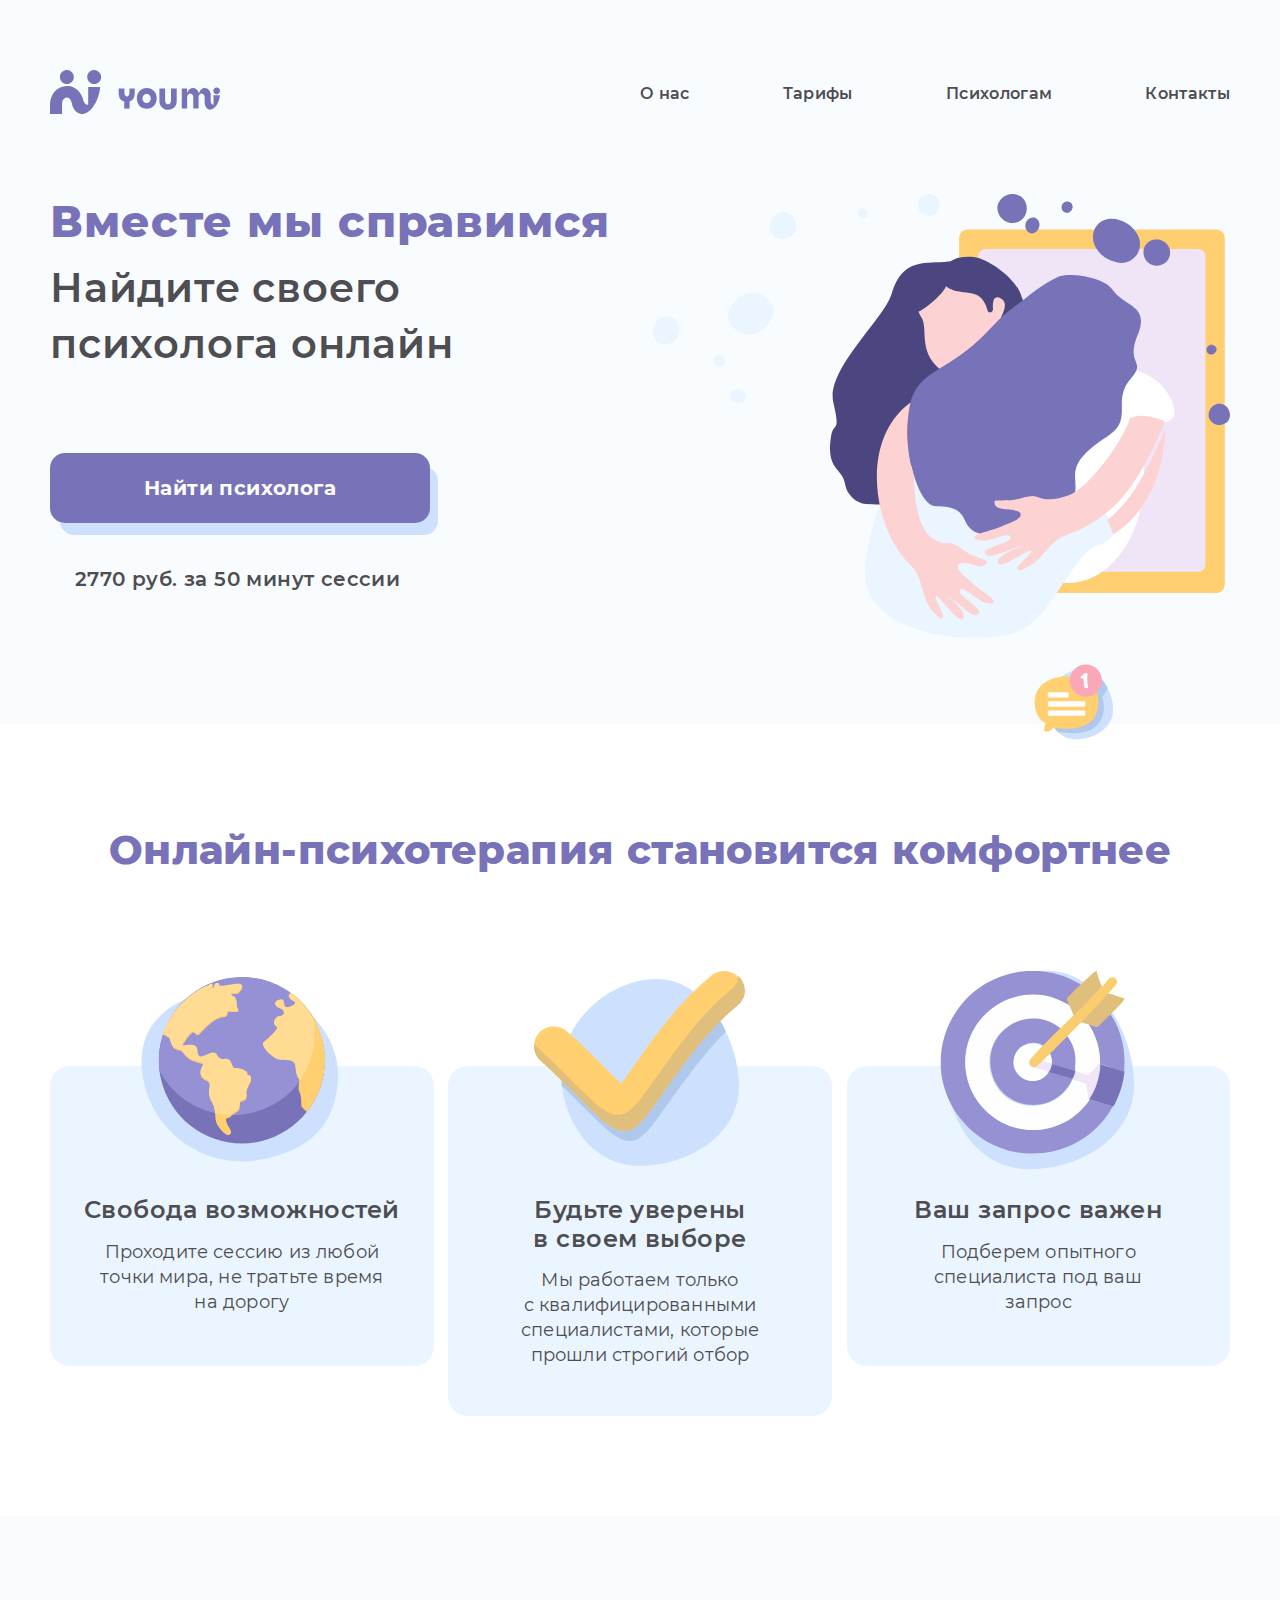
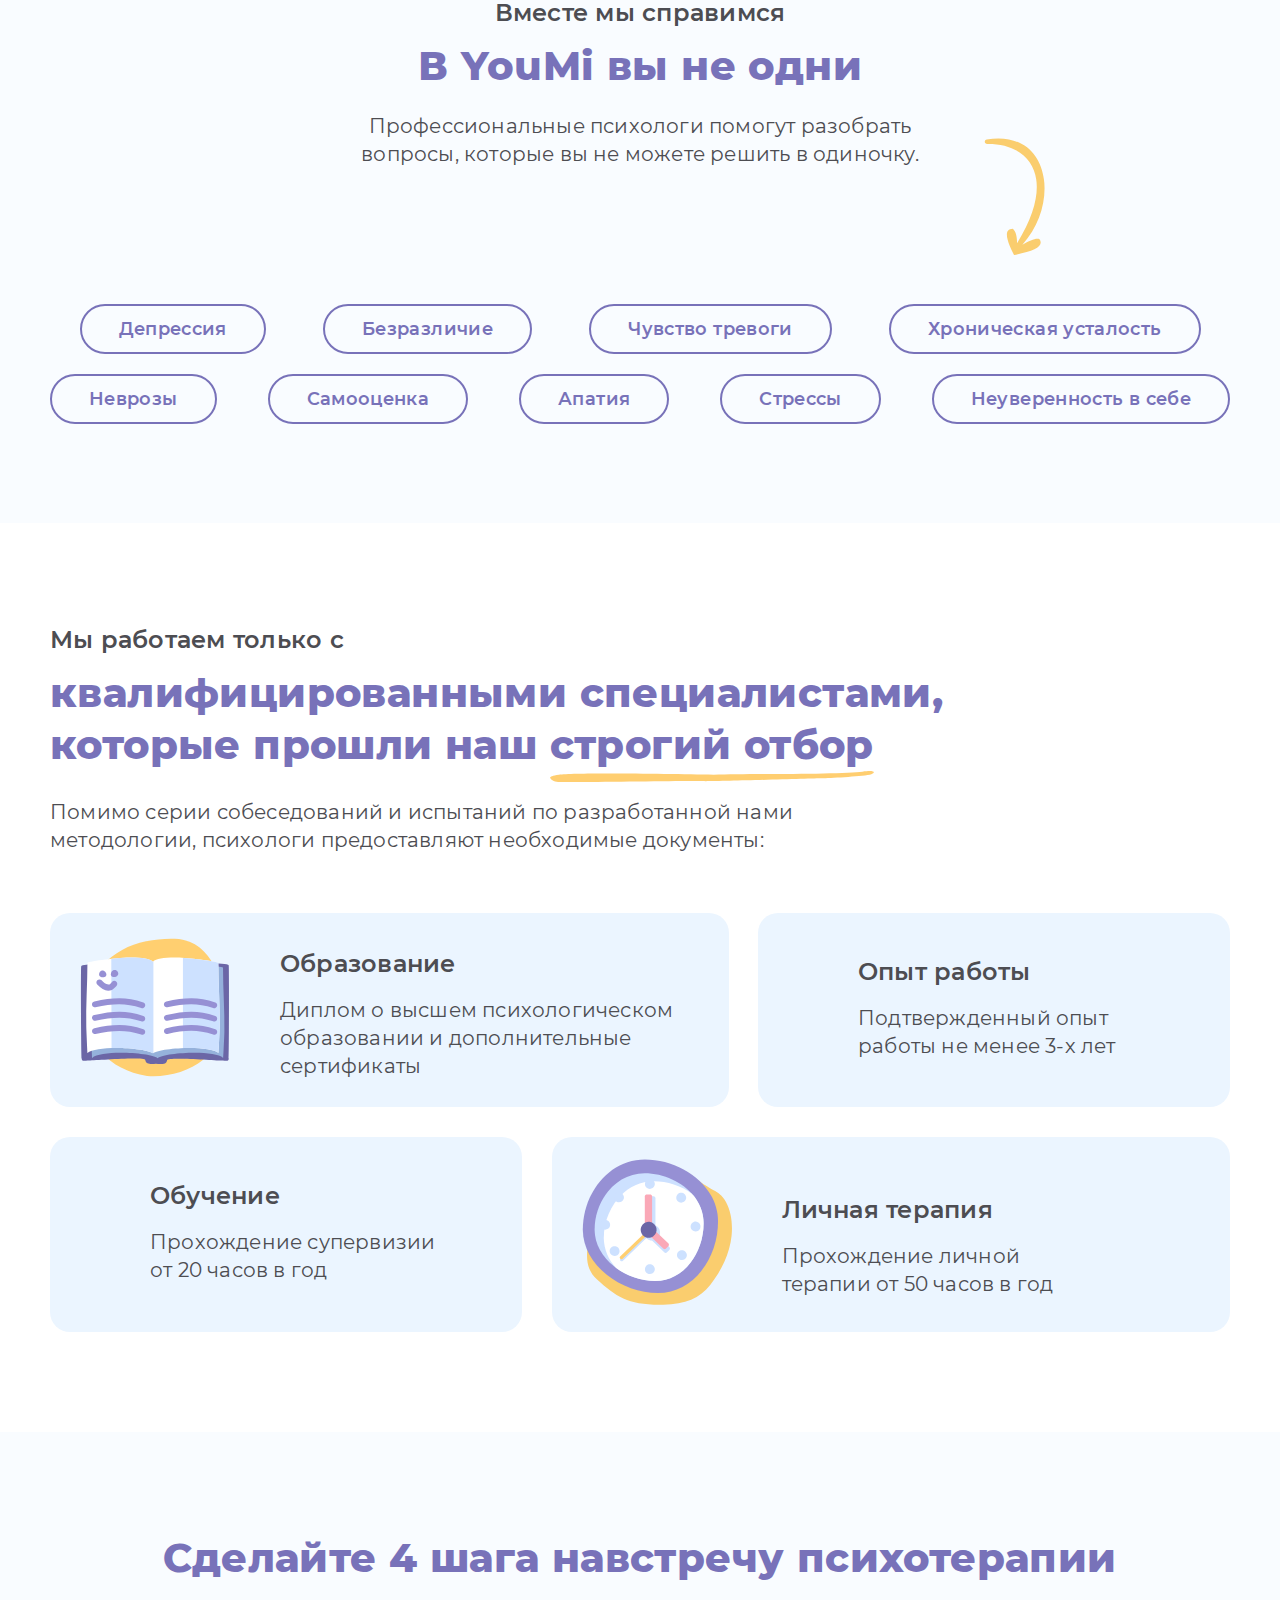
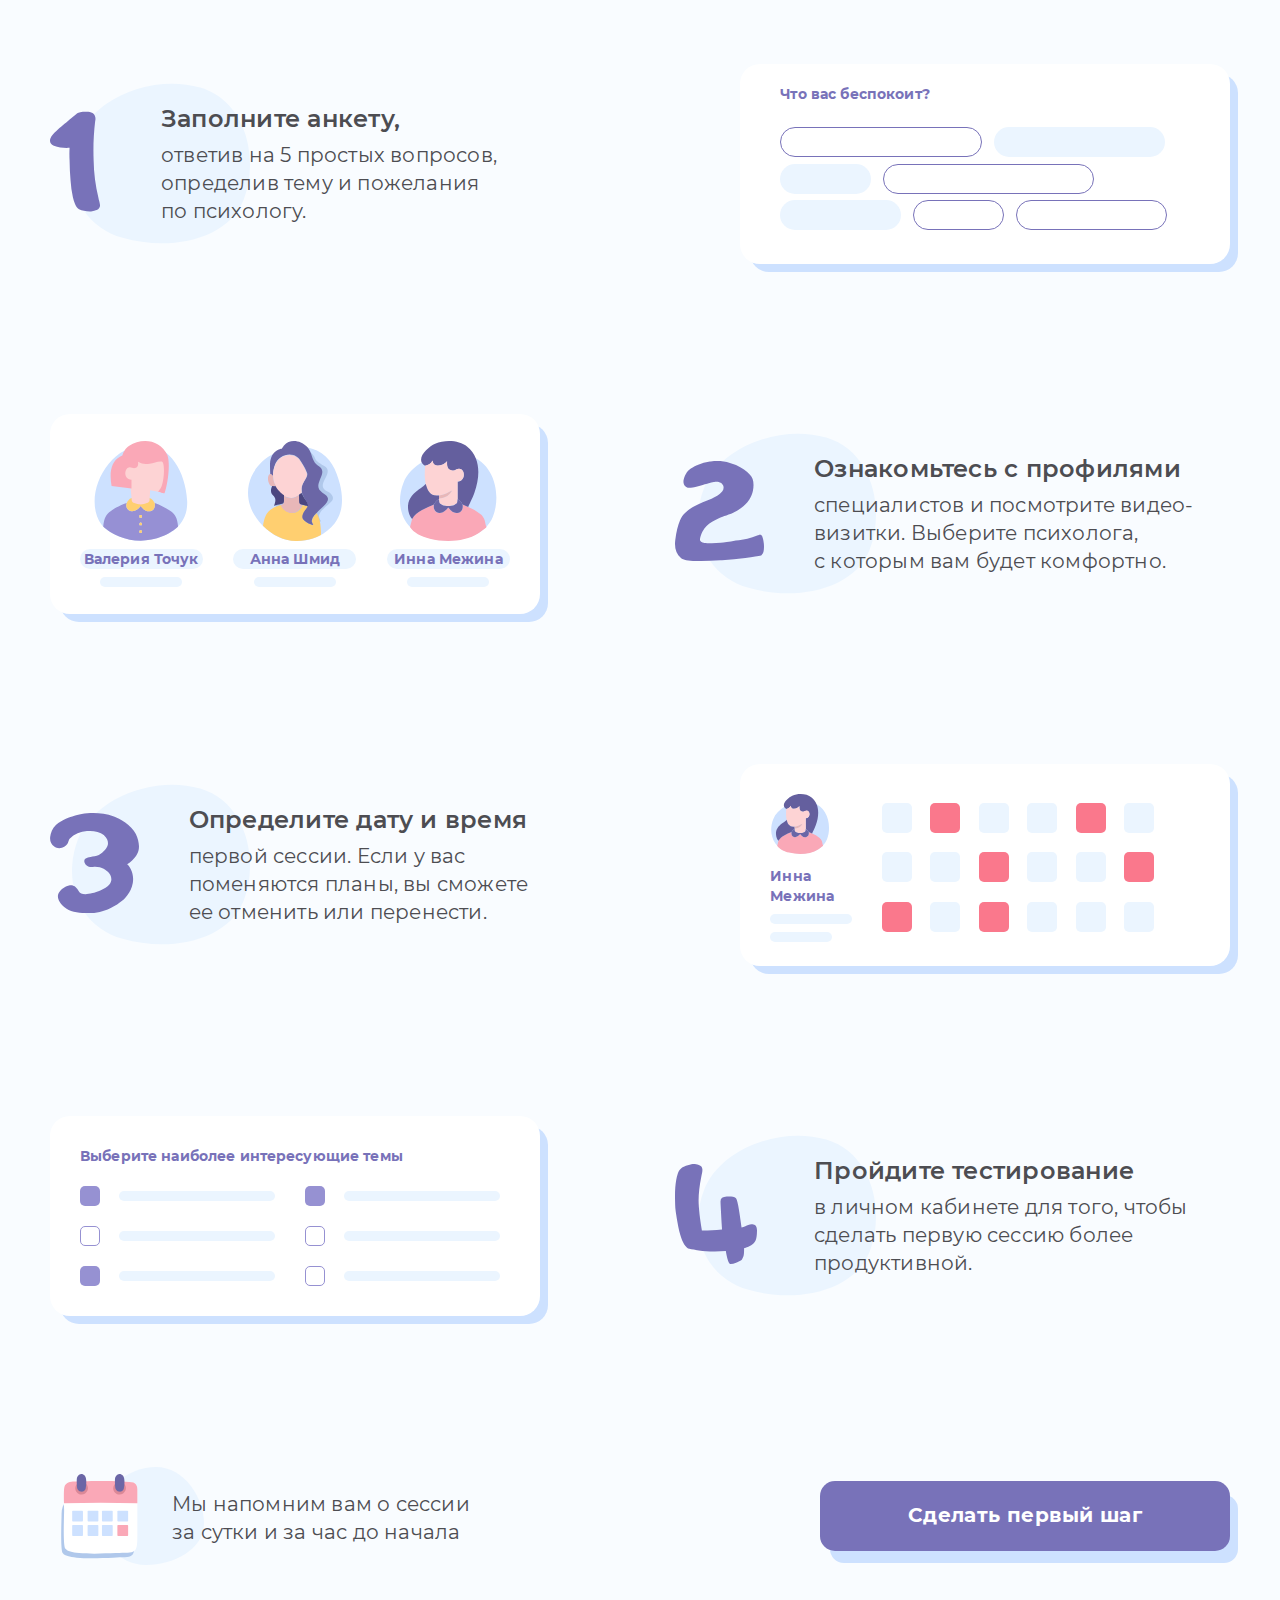
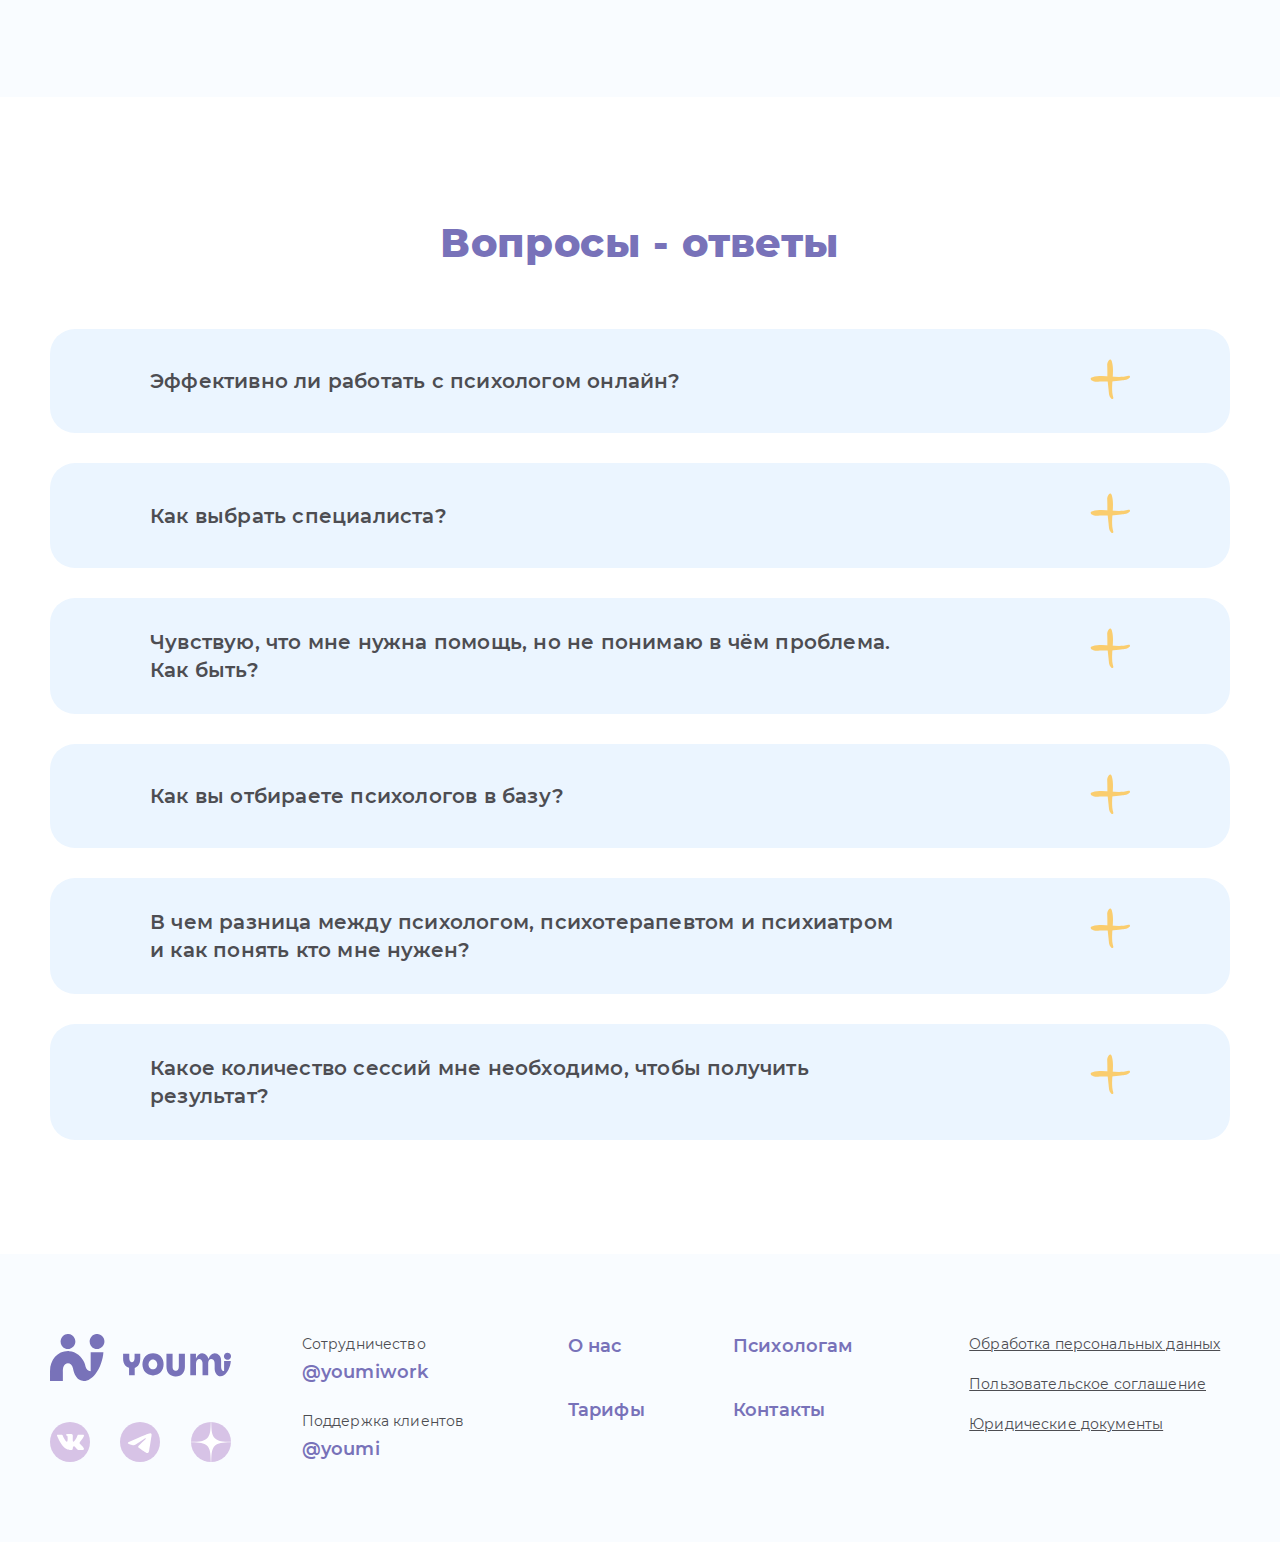
<file: index.html>
<!DOCTYPE html>
<html lang="ru">
	<head>
		<meta charset="UTF-8" />
		<meta http-equiv="X-UA-Compatible" content="IE=edge" />
		<meta name="viewport" content="width=device-width, initial-scale=1.0" />
		<title>Главная</title>
		<link rel="shortcut icon" href="./assets/icons/logo-white.svg" />
		<link rel="stylesheet" href="./assets/css/normalize.css" />
		<link rel="stylesheet" href="./assets/css/fonts.css" />
		<link rel="stylesheet" href="./assets/css/index.css" />
	</head>
	<body>
		<header class="header">
			<div class="container">
				<div class="header__wrapper">
					<a href="./index.html" target="_blank" class="header__logo"><img src="./assets/icons/logo.svg" class="header__logo-img" alt="YouMi's logo" /></a>
					<nav class="header__nav">
						<ul class="header__menu">
							<li><a href="./pages/about.html" target="_blank" class="header__link">О нас</a></li>
							<li><a href="./pages/rates.html" target="_blank" class="header__link">Тарифы</a></li>
							<li><a href="./pages/psychologists.html" target="_blank" class="header__link">Психологам</a></li>
							<li><a href="./pages/contacts.html" target="_blank" class="header__link">Контакты</a></li>
						</ul>
					</nav>
					<div class="hamburger">
						<img src="./assets/icons/hamburger-menu1.svg" class="hamburger__line" alt="hamburger menu line" />
						<img src="./assets/icons/hamburger-menu2.svg" class="hamburger__line" alt="hamburger menu line" />
						<img src="./assets/icons/hamburger-menu3.svg" class="hamburger__line" alt="hamburger menu line" />
					</div>
				</div>
			</div>
		</header>
		<section class="home-find">
			<div class="container">
				<div class="home-find__wrapper">
					<div class="home-find__content">
						<h1 class="home-find__title">Вместе мы справимся</h1>
						<p class="home-find__subtitle">Найдите своего психолога онлайн</p>
						<form action="./pages/rates.html" target="_blank">
							<button class="button">Найти психолога</button>
						</form>
						<p class="home-find__descr">2770 руб. за 50 минут сессии</p>
					</div>
					<div><img src="./assets/icons/home-find-img.svg" alt="image on section with search" class="home-find__img" /></div>
				</div>
				<img src="./assets/icons/home-find-message.svg" alt="message icon on section with search" class="home-find__icon-message" />
			</div>
		</section>
		<section class="home-comfort">
			<div class="container">
				<h2 class="title">Онлайн-психотерапия становится комфортнее</h2>
				<div class="home-comfort__wrapper">
					<div class="home-comfort__item">
						<img src="./assets/icons/planet.svg" alt="planet icon on homepage section" class="home-comfort__item-img" />
						<div class="home-comfort__item-title">Свобода возможностей</div>
						<p class="home-comfort__item-descr">Проходите сессию из любой точки мира, не тратьте время на дорогу</p>
					</div>
					<div class="home-comfort__item">
						<img src="./assets/icons/home-comfort-check-mark.svg" alt="check mark icon on homepage section" class="home-comfort__item-img" />
						<div class="home-comfort__item-title">Будьте уверены в своем выборе</div>
						<p class="home-comfort__item-descr">Мы работаем только с квалифицированными специалистами, которые прошли строгий отбор</p>
					</div>
					<div class="home-comfort__item">
						<img src="./assets/icons/target.svg" alt="target icon on homepage section" class="home-comfort__item-img" />
						<div class="home-comfort__item-title">Ваш запрос важен</div>
						<p class="home-comfort__item-descr">Подберем опытного специалиста под ваш запрос</p>
					</div>
				</div>
				<div class="carousel">
					<div class="carousel__dot_comfort carousel__dot_active"></div>
					<div class="carousel__dot_comfort"></div>
					<div class="carousel__dot_comfort"></div>
				</div>
			</div>
		</section>

		<section class="home-problems">
			<div class="container">
				<p class="home-problems__subtitle">Вместе мы справимся</p>
				<h2 class="title">В YouMi вы не одни</h2>
				<p class="home-problems__descr">
					Профессиональные психологи помогут разобрать вопросы, которые вы не можете решить в одиночку.
					<img src="./assets/icons/arrow.svg" alt="arrow" class="home-problems__icon-arrow" />
				</p>
				<div class="home-problems__wrapper">
					<div class="home-problems__wrapper-top">
						<div class="home-problems__item">Депрессия</div>
						<div class="home-problems__item">Безразличие</div>
						<div class="home-problems__item">Чувство тревоги</div>
						<div class="home-problems__item">Хроническая усталость</div>
					</div>
					<div class="home-problems__wrapper-bottom">
						<div class="home-problems__item">Неврозы</div>
						<div class="home-problems__item">Самооценка</div>
						<div class="home-problems__item">Апатия</div>
						<div class="home-problems__item">Стрессы</div>
						<div class="home-problems__item">Неуверенность в себе</div>
					</div>
				</div>
			</div>
		</section>

		<section class="home-quality">
			<div class="container">
				<p class="home-quality__subtitle">Мы работаем только с</p>
				<h2 class="title title_left home-quality__title">
					квалифицированными специалистами, которые прошли наш
					<span class="title title_left home-quality__title home-quality__title_underlined"
						>строгий отбор
						<img src="./assets/icons/line.svg" alt="underline" class="home-quality__icon-line" />
					</span>
				</h2>

				<p class="home-quality__descr">Помимо серии собеседований и испытаний по разработанной нами методологии, психологи предоставляют необходимые документы:</p>
				<div class="home-quality__wrapper">
					<div class="home-quality__item home-quality__education">
						<div><img src="./assets/icons/book.svg" alt="book" class="home-quality__item-img" /></div>
						<div class="home-quality__item-text home-quality__item-text_education">
							<p class="home-quality__item-title">Образование</p>
							<p class="home-quality__item-descr">Диплом о высшем психологическом образовании и дополнительные сертификаты</p>
						</div>
					</div>
					<div class="home-quality__item home-quality__work-experience">
						<p class="home-quality__item-title">Опыт работы</p>
						<p class="home-quality__item-descr home-quality__item-descr_experience">Подтвержденный опыт работы не менее 3-х лет</p>
					</div>
					<div class="home-quality__item home-quality__learning">
						<p class="home-quality__item-title">Обучение</p>
						<p class="home-quality__item-descr home-quality__item-descr_education">Прохождение супервизии от 20 часов в год</p>
					</div>
					<div class="home-quality__item home-quality__therapy">
						<div><img src="./assets/icons/watch.svg" alt="watch" class="home-quality__item-img" /></div>
						<div class="home-quality__item-text home-quality__item-text_therapy">
							<p class="home-quality__item-title">Личная терапия</p>
							<p class="home-quality__item-descr home-quality__item-descr_therapy">Прохождение личной терапии от 50 часов в год</p>
						</div>
					</div>
				</div>
				<div class="carousel">
					<div class="carousel__dot_quality carousel__dot_active"></div>
					<div class="carousel__dot_quality"></div>
					<div class="carousel__dot_quality"></div>
					<div class="carousel__dot_quality"></div>
				</div>
			</div>
		</section>

		<section class="home-steps">
			<div class="container">
				<h2 class="title">Сделайте 4 шага навстречу психотерапии</h2>
				<div class="home-steps__wrapper">
					<div class="home-steps__item">
						<div class="home-steps__item-content">
							<div class="home-steps__item-img"><img src="./assets/icons/1.svg" alt="first step" /></div>
							<div class="home-steps__item-text">
								<div class="home-steps__item-title">Заполните анкету,</div>
								<div class="home-steps__item-descr">ответив на 5 простых вопросов, определив тему и пожелания по психологу.</div>
							</div>
							<img src="./assets/icons/spot.svg" alt="spot" class="home-steps__item-spot" />
						</div>
						<div class="home-steps__picture home-steps__picture-worries">
							<p class="home-steps__picture-title">Что вас беспокоит?</p>
							<div class="home-steps__picture-content">
								<div class="home-steps__picture-block home-steps__picture-block_200px"></div>
								<div class="home-steps__picture-block home-steps__picture-block_170px home-steps__picture-block_blue"></div>
								<div class="home-steps__picture-block home-steps__picture-block_90px home-steps__picture-block_blue"></div>
								<div class="home-steps__picture-block home-steps__picture-block_210px"></div>
								<div class="home-steps__picture-block home-steps__picture-block_120px home-steps__picture-block_blue"></div>
								<div class="home-steps__picture-block home-steps__picture-block_90px"></div>
								<div class="home-steps__picture-block home-steps__picture-block_150px"></div>
							</div>
						</div>
					</div>
					<div class="home-steps__item">
						<div class="home-steps__picture home-steps__picture-specialist">
							<div class="home-steps__picture-profile">
								<img src="./assets/icons/home-steps-woman1.svg" alt="specialists icon" />
								<p class="home-steps__picture-name">Валерия Точук</p>
								<div class="home-steps__picture-block home-steps__picture-block_blue home-steps__picture-block_blue-small"></div>
							</div>
							<div class="home-steps__picture-profile">
								<img src="./assets/icons/home-steps-woman2.svg" alt="specialists icon" />
								<p class="home-steps__picture-name">Анна Шмид</p>
								<div class="home-steps__picture-block home-steps__picture-block_blue home-steps__picture-block_blue-small"></div>
							</div>
							<div class="home-steps__picture-profile">
								<img src="./assets/icons/home-steps-woman3.svg" alt="specialists icon" />
								<p class="home-steps__picture-name">Инна Межина</p>
								<div class="home-steps__picture-block home-steps__picture-block_blue home-steps__picture-block_blue-small"></div>
							</div>
						</div>
						<div class="home-steps__item-content">
							<div class="home-steps__item-img"><img src="./assets/icons/2.svg" alt="second step" /></div>
							<div class="home-steps__item-text">
								<div class="home-steps__item-title">Ознакомьтесь с профилями</div>
								<div class="home-steps__item-descr">специалистов и посмотрите видео-визитки. Выберите психолога, с которым вам будет комфортно.</div>
							</div>
							<img src="./assets/icons/spot.svg" alt="spot" class="home-steps__item-spot" />
						</div>
					</div>
					<div class="home-steps__item">
						<div class="home-steps__item-content">
							<div class="home-steps__item-img"><img src="./assets/icons/3.svg" alt="third step" /></div>
							<div class="home-steps__item-text">
								<div class="home-steps__item-title">Определите дату и время</div>
								<div class="home-steps__item-descr">первой сессии. Если у вас поменяются планы, вы сможете ее отменить или перенести.</div>
							</div>
							<img src="./assets/icons/spot.svg" alt="spot" class="home-steps__item-spot" />
						</div>
						<div class="home-steps__picture home-steps__picture-session">
							<div class="home-steps__picture-info">
								<img src="./assets/icons/home-steps-woman3.svg" alt="specialists icon" class="home-steps__picture-img" />
								<p class="home-steps__picture-name home-steps__picture-name_session">Инна Межина</p>
								<div class="home-steps__picture-block home-steps__picture-block_blue home-steps__picture-block_blue-small home-steps__picture-block_top"></div>
								<div class="home-steps__picture-block home-steps__picture-block_blue home-steps__picture-block_blue-small home-steps__picture-block_bottom"></div>
							</div>
							<div class="home-steps__picture-schedule">
								<div class="home-steps__schedule-window"></div>
								<div class="home-steps__schedule-window home-steps__schedule-window_red"></div>
								<div class="home-steps__schedule-window"></div>
								<div class="home-steps__schedule-window"></div>
								<div class="home-steps__schedule-window home-steps__schedule-window_red"></div>
								<div class="home-steps__schedule-window"></div>
								<div class="home-steps__schedule-window"></div>
								<div class="home-steps__schedule-window"></div>
								<div class="home-steps__schedule-window home-steps__schedule-window_red"></div>
								<div class="home-steps__schedule-window"></div>
								<div class="home-steps__schedule-window"></div>
								<div class="home-steps__schedule-window home-steps__schedule-window_red"></div>
								<div class="home-steps__schedule-window home-steps__schedule-window_red"></div>
								<div class="home-steps__schedule-window"></div>
								<div class="home-steps__schedule-window home-steps__schedule-window_red"></div>
								<div class="home-steps__schedule-window"></div>
								<div class="home-steps__schedule-window"></div>
								<div class="home-steps__schedule-window"></div>
							</div>
						</div>
					</div>
					<div class="home-steps__item">
						<div class="home-steps__picture home-steps__picture-test">
							<p class="home-steps__picture-title">Выберите наиболее интересующие темы</p>
							<div class="home-steps__test-wrapper">
								<div class="home-steps__test-column">
									<div class="home-steps__test-item">
										<div class="home-steps__test-point home-steps__test-point_purple"></div>
										<div class="home-steps__picture-block home-steps__picture-block_blue home-steps__picture-block_blue-small"></div>
									</div>
									<div class="home-steps__test-item">
										<div class="home-steps__test-point"></div>
										<div class="home-steps__picture-block home-steps__picture-block_blue home-steps__picture-block_blue-small"></div>
									</div>
									<div class="home-steps__test-item">
										<div class="home-steps__test-point home-steps__test-point_purple"></div>
										<div class="home-steps__picture-block home-steps__picture-block_blue home-steps__picture-block_blue-small"></div>
									</div>
								</div>
								<div class="home-steps__test-column">
									<div class="home-steps__test-item">
										<div class="home-steps__test-point home-steps__test-point_purple"></div>
										<div class="home-steps__picture-block home-steps__picture-block_blue home-steps__picture-block_blue-small"></div>
									</div>
									<div class="home-steps__test-item">
										<div class="home-steps__test-point"></div>
										<div class="home-steps__picture-block home-steps__picture-block_blue home-steps__picture-block_blue-small"></div>
									</div>
									<div class="home-steps__test-item">
										<div class="home-steps__test-point"></div>
										<div class="home-steps__picture-block home-steps__picture-block_blue home-steps__picture-block_blue-small"></div>
									</div>
								</div>
							</div>
						</div>
						<div class="home-steps__item-content">
							<div class="home-steps__item-img"><img src="./assets/icons/4.svg" alt="fourth step" /></div>
							<div class="home-steps__item-text">
								<div class="home-steps__item-title">Пройдите тестирование</div>
								<div class="home-steps__item-descr">в личном кабинете для того, чтобы сделать первую сессию более продуктивной.</div>
							</div>
							<img src="./assets/icons/spot.svg" alt="spot" class="home-steps__item-spot" />
						</div>
					</div>
					<div class="home-steps__item">
						<div class="home-steps__item-content">
							<img src="./assets/icons/calendar.svg" alt="calendar" class="home-steps__item-img" />
							<div class="home-steps__item-descr home-steps__item-descr_calendar">Мы напомним вам о сессии за сутки и за час до начала</div>
							<img src="./assets/icons/spot-small.svg" alt="small spot" class="home-steps__item-spot home-steps__item-spot_small" />
						</div>
						<form action="./pages/rates.html" target="_blank">
							<button class="button button_big">Сделать первый шаг</button>
						</form>
					</div>
				</div>
			</div>
		</section>

		<section class="home-questions">
			<div class="container">
				<h2 class="title">Вопросы - ответы</h2>
				<div class="questions__wrapper">
					<div class="questions__item">
						<div class="questions__text">
							<p class="questions__ask">Эффективно ли работать с психологом онлайн?</p>
							<p class="questions__answer">
								Да, эффективно и уже является стандартной практикой во всем мире. За последние годы было проведено много научных исследований, доказывающих, что данный формат не
								уступает по эффективности традиционной очной психотерапии.
							</p>
						</div>
						<div class="questions__sign">
							<img src="./assets/icons/plus.svg" alt="plus" class="questions__plus" />
							<img src="./assets/icons/minus.svg" alt="minus" class="questions__minus" />
						</div>
					</div>
					<div class="questions__item">
						<div class="questions__text">
							<p class="questions__ask">Как выбрать специалиста?</p>
							<p class="questions__answer">
								Lorem ipsum dolor sit amet, consectetur adipisicing elit. Mollitia veritatis obcaecati cupiditate doloribus praesentium fugiat, ad vitae iure eos. Architecto officiis
								veniam dolorem ad, exercitationem ullam necessitatibus doloribus magnam quibusdam!
							</p>
						</div>
						<div class="questions__sign">
							<img src="./assets/icons/plus.svg" alt="plus" class="questions__plus" />
							<img src="./assets/icons/minus.svg" alt="minus" class="questions__minus" />
						</div>
					</div>
					<div class="questions__item">
						<div class="questions__text">
							<p class="questions__ask">
								Чувствую, что мне нужна помощь, но не понимаю в чём проблема. <br />
								Как быть?
							</p>
							<p class="questions__answer">
								Lorem ipsum dolor sit amet, consectetur adipisicing elit. Mollitia veritatis obcaecati cupiditate doloribus praesentium fugiat, ad vitae iure eos. Architecto officiis
								veniam dolorem ad, exercitationem ullam necessitatibus doloribus magnam quibusdam!
							</p>
						</div>
						<div class="questions__sign">
							<img src="./assets/icons/plus.svg" alt="plus" class="questions__plus" />
							<img src="./assets/icons/minus.svg" alt="minus" class="questions__minus" />
						</div>
					</div>
					<div class="questions__item">
						<div class="questions__text">
							<p class="questions__ask">Как вы отбираете психологов в базу?</p>
							<p class="questions__answer">
								Lorem ipsum dolor sit amet, consectetur adipisicing elit. Mollitia veritatis obcaecati cupiditate doloribus praesentium fugiat, ad vitae iure eos. Architecto officiis
								veniam dolorem ad, exercitationem ullam necessitatibus doloribus magnam quibusdam!
							</p>
						</div>
						<div class="questions__sign">
							<img src="./assets/icons/plus.svg" alt="plus" class="questions__plus" />
							<img src="./assets/icons/minus.svg" alt="minus" class="questions__minus" />
						</div>
					</div>
					<div class="questions__item">
						<div class="questions__text">
							<p class="questions__ask">В чем разница между психологом, психотерапевтом и психиатром и как понять кто мне нужен?</p>
							<p class="questions__answer">
								Lorem ipsum dolor sit amet, consectetur adipisicing elit. Mollitia veritatis obcaecati cupiditate doloribus praesentium fugiat, ad vitae iure eos. Architecto officiis
								veniam dolorem ad, exercitationem ullam necessitatibus doloribus magnam quibusdam!
							</p>
						</div>
						<div class="questions__sign">
							<img src="./assets/icons/plus.svg" alt="plus" class="questions__plus" />
							<img src="./assets/icons/minus.svg" alt="minus" class="questions__minus" />
						</div>
					</div>
					<div class="questions__item">
						<div class="questions__text">
							<p class="questions__ask">Какое количество сессий мне необходимо, чтобы получить результат?</p>
							<p class="questions__answer">
								Lorem ipsum dolor sit amet, consectetur adipisicing elit. Mollitia veritatis obcaecati cupiditate doloribus praesentium fugiat, ad vitae iure eos. Architecto officiis
								veniam dolorem ad, exercitationem ullam necessitatibus doloribus magnam quibusdam!
							</p>
						</div>
						<div class="questions__sign">
							<img src="./assets/icons/plus.svg" alt="plus" class="questions__plus" />
							<img src="./assets/icons/minus.svg" alt="minus" class="questions__minus" />
						</div>
					</div>
					<button class="button button_questions">Больше вопросов</button>
				</div>
			</div>
		</section>

		<footer class="footer">
			<div class="container">
				<div class="footer__wrapper">
					<div class="footer__contacts">
						<a href="./index.html" target="_blank" class="footer__logo"><img src="./assets/icons/logo.svg" alt="YouMi's logo" class="footer__logo-img" /></a>
						<div class="footer__socials">
							<a href="https://vk.com" target="_blank" class="footer__socials-logo"><img src="./assets/icons/vk.svg" alt="vk logo" /></a>
							<a href="https://telegram.org/" target="_blank" class="footer__socials-logo"><img src="./assets/icons/telegram.svg" alt="telegram logo" /></a>
							<a href="https://dzen.ru" target="_blank" class="footer__socials-logo"><img src="./assets/icons/dzen.svg" alt="dzen logo" /></a>
						</div>
					</div>
					<div class="footer__connection">
						<div>
							<p class="footer__connection-title">Сотрудничество</p>
							<p class="footer__connection-subtitle">@youmiwork</p>
						</div>
						<div>
							<p class="footer__connection-title">Поддержка клиентов</p>
							<p class="footer__connection-subtitle">@youmi</p>
						</div>
					</div>
					<nav class="footer__nav">
						<ul class="footer__menu">
							<li><a href="./pages/about.html" target="_blank" class="footer__link">О нас</a></li>
							<li><a href="./pages/psychologists.html" target="_blank" class="footer__link">Психологам</a></li>
							<li><a href="./pages/rates.html" target="_blank" class="footer__link">Тарифы</a></li>
							<li><a href="./pages/contacts.html" target="_blank" class="footer__link">Контакты</a></li>
						</ul>
					</nav>
					<div class="footer__policy">
						<a href="#" class="footer__policy-item">Обработка персональных данных</a>
						<a href="#" class="footer__policy-item">Пользовательское соглашение</a>
						<a href="#" class="footer__policy-item">Юридические документы</a>
					</div>
				</div>
			</div>
		</footer>
		<script src="./assets/js/index.js"></script>
	</body>
</html>
</file>
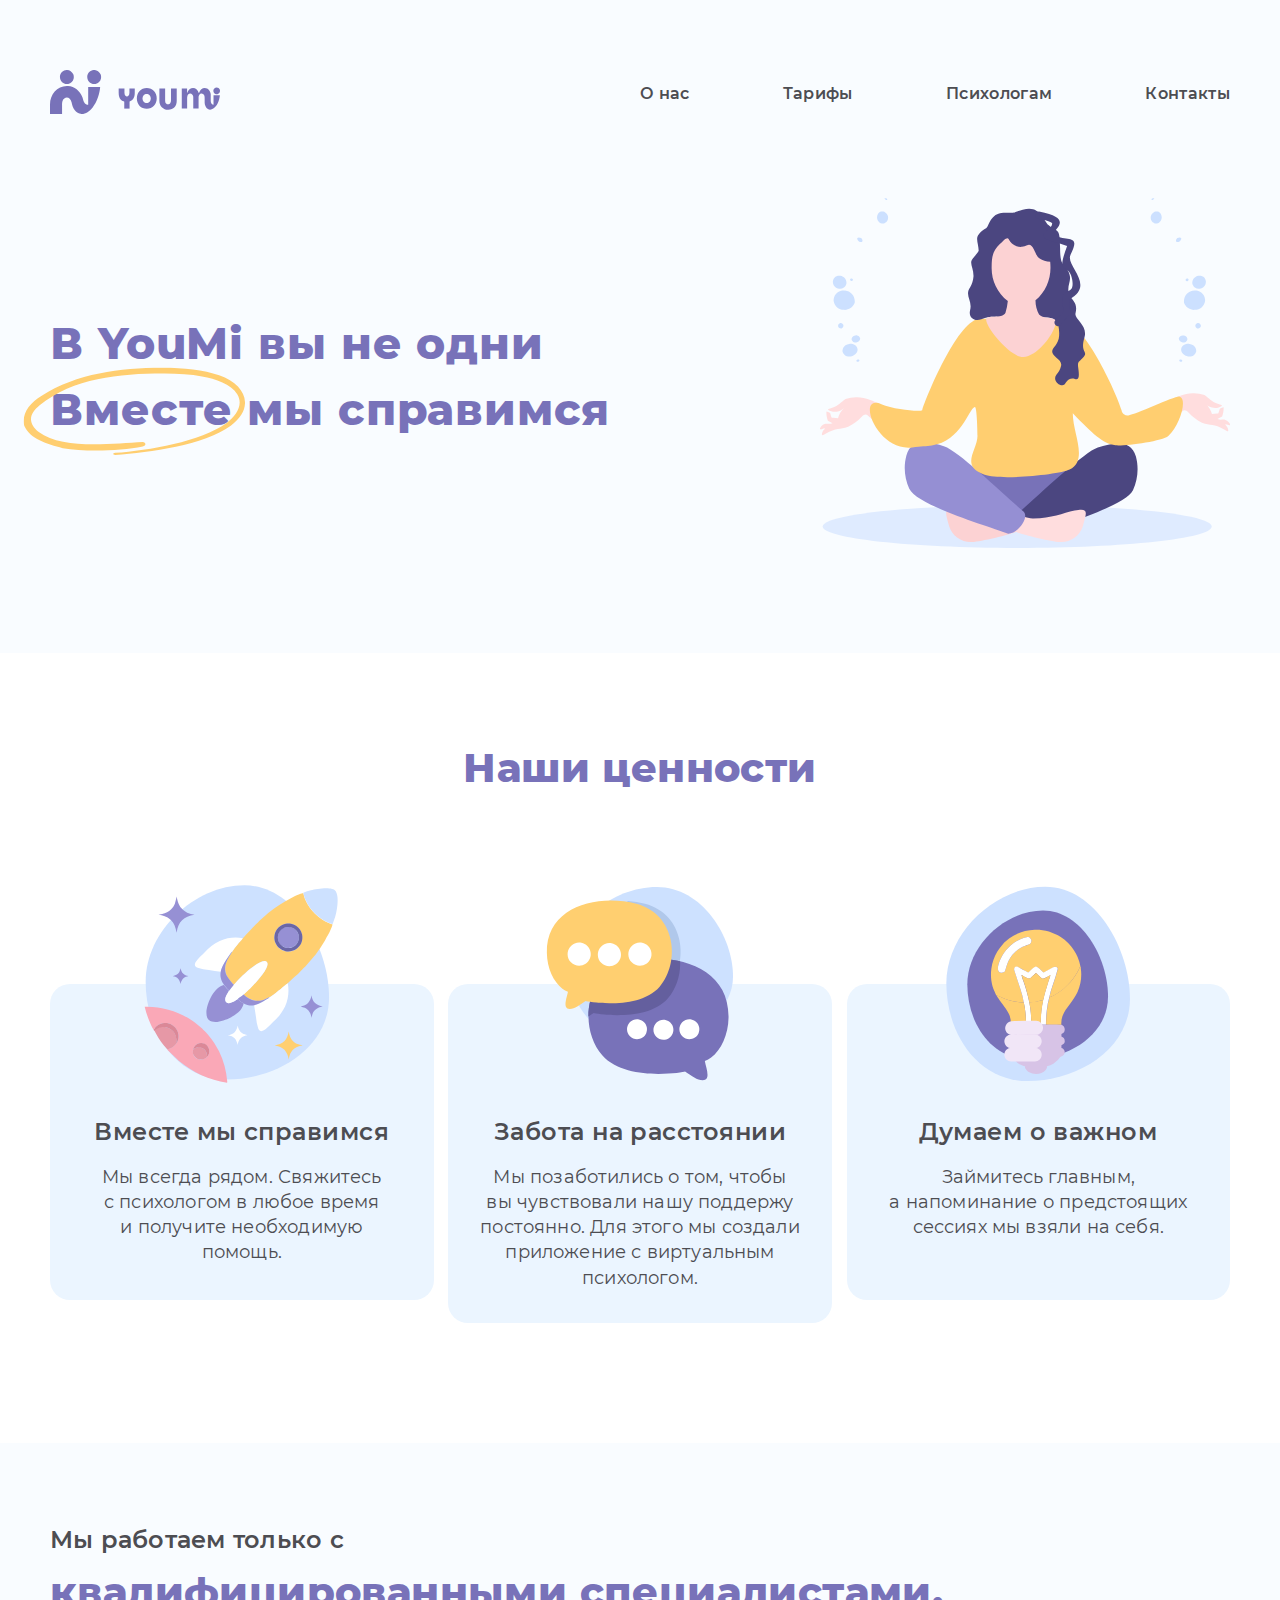
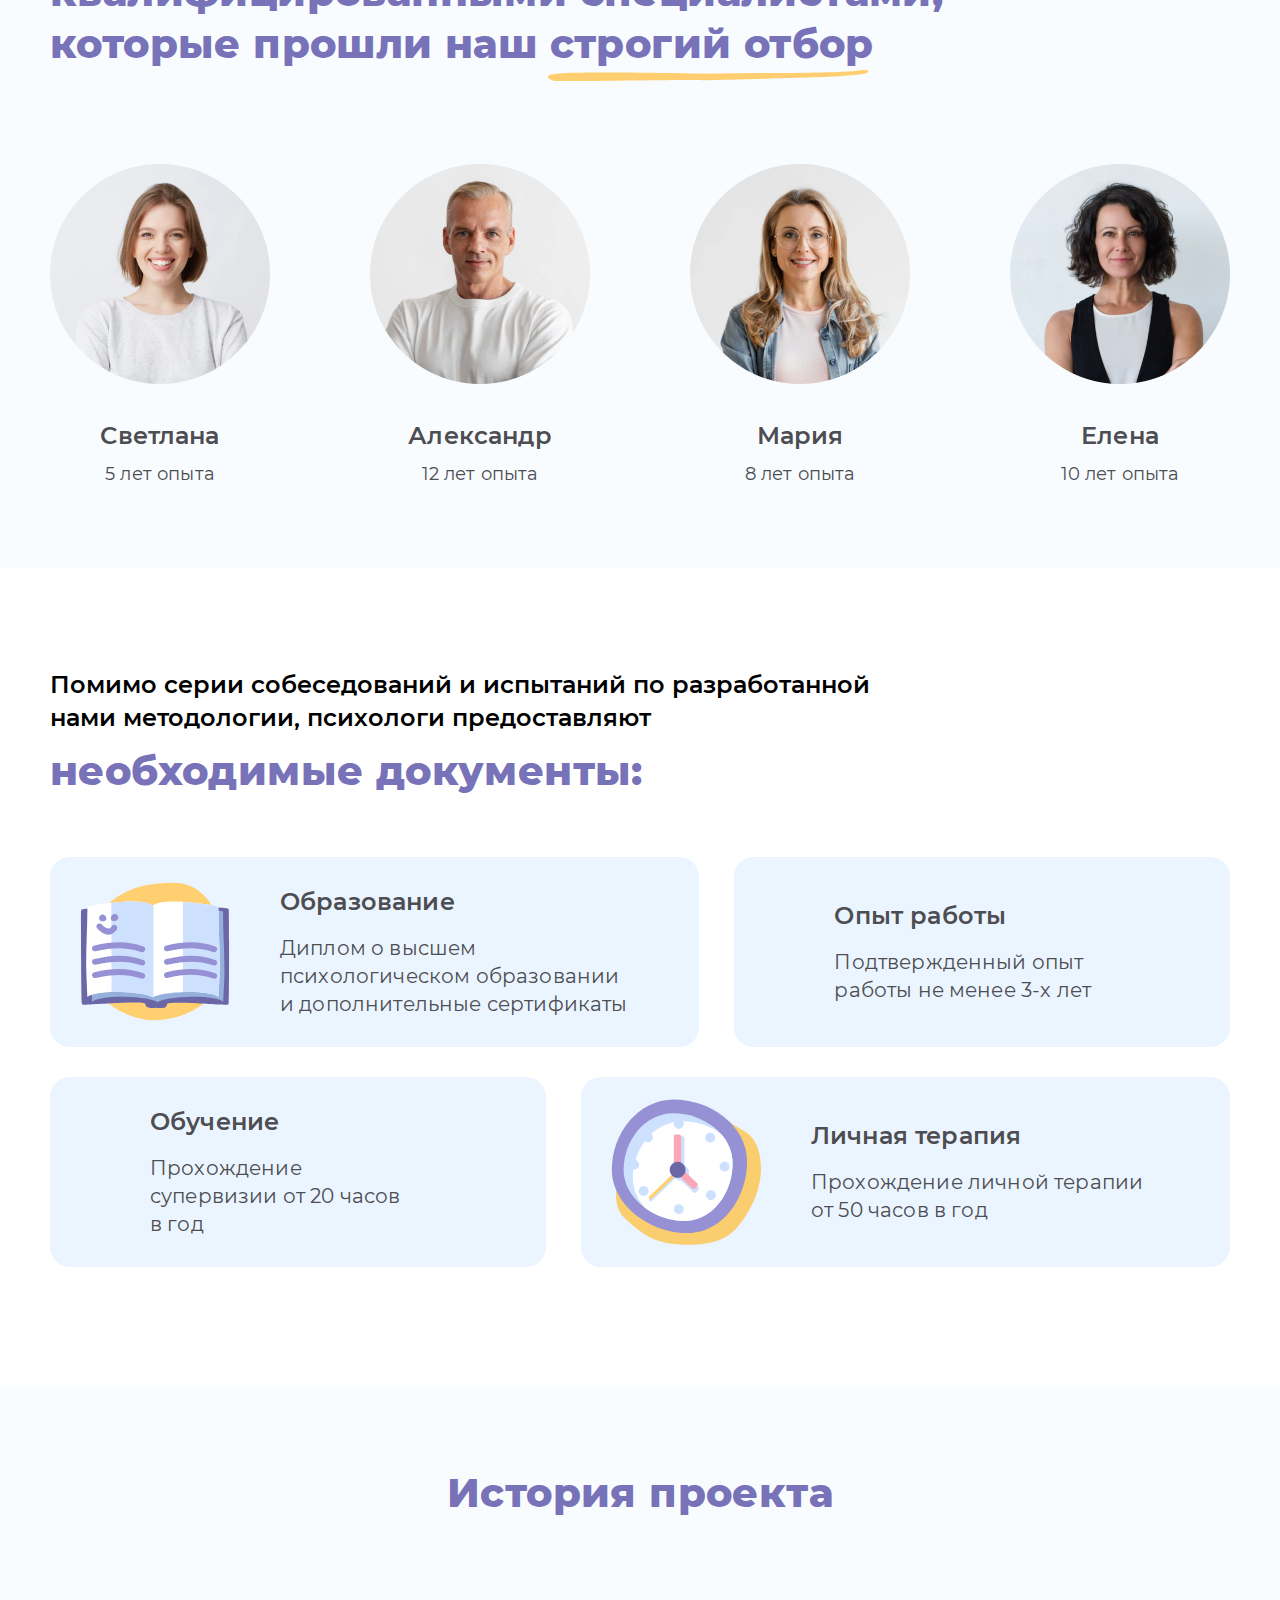
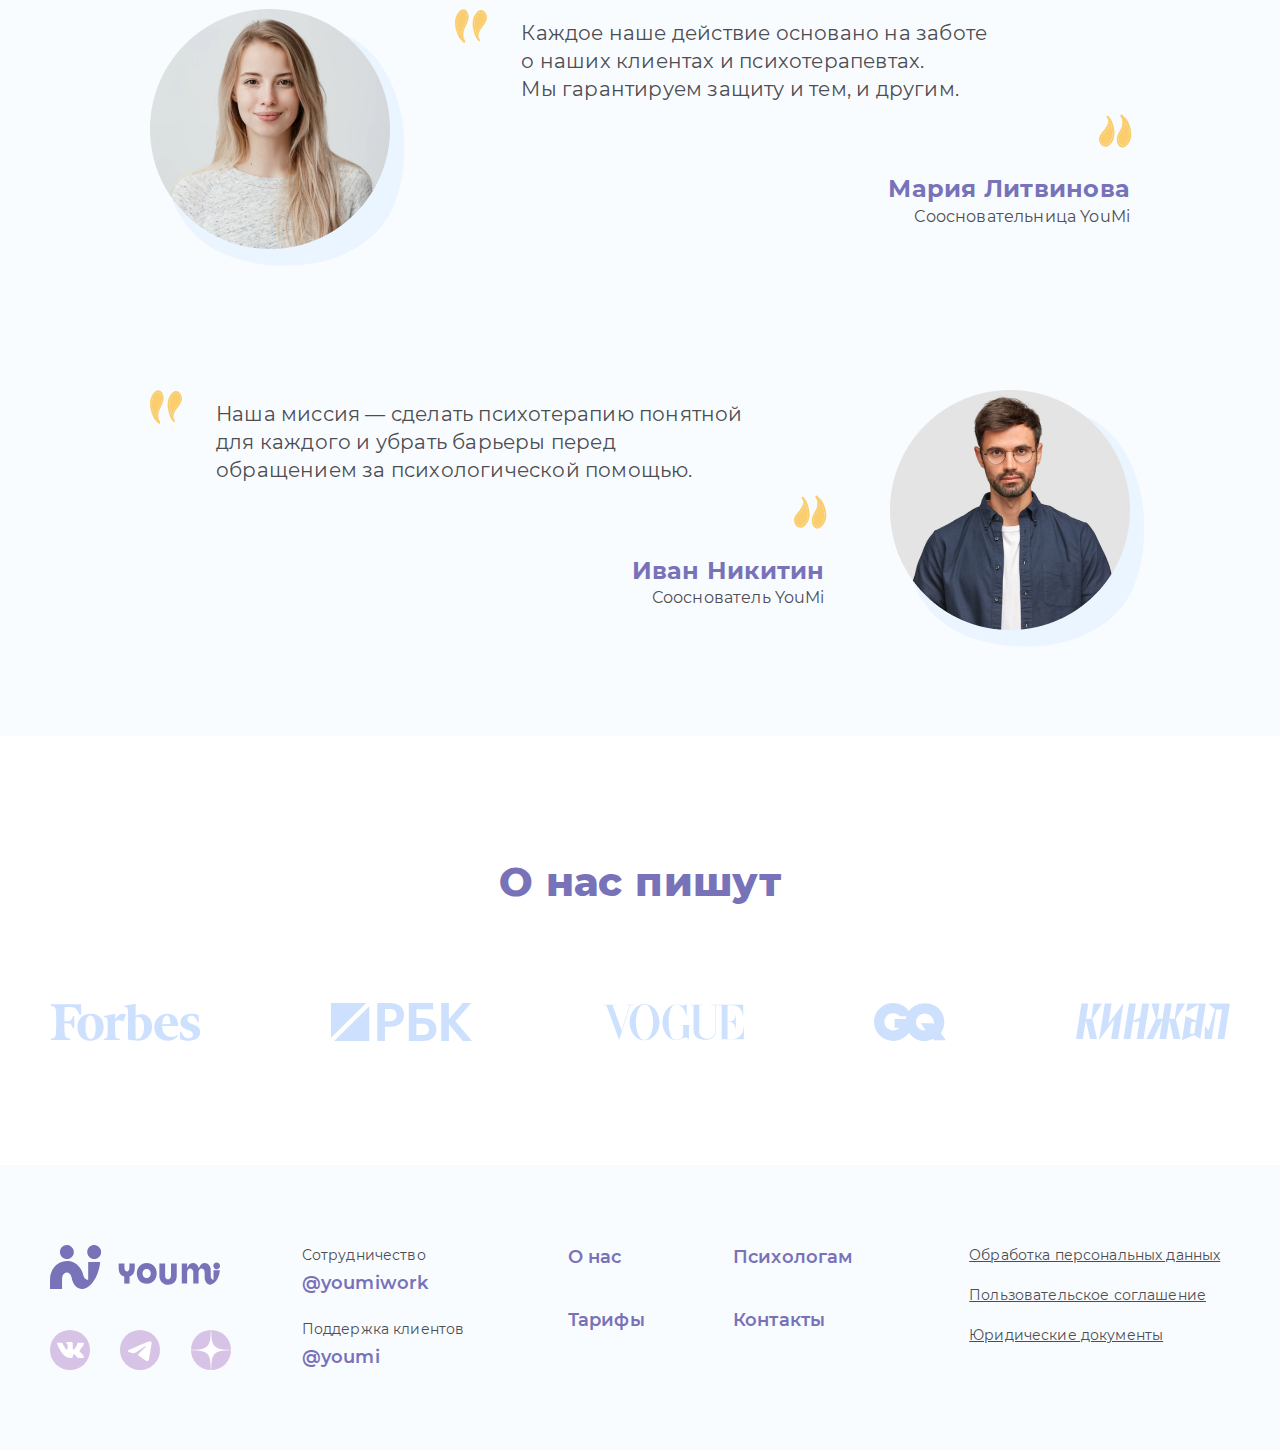
<file: pages/about.html>
<!DOCTYPE html>
<html lang="ru">
	<head>
		<meta charset="UTF-8" />
		<meta http-equiv="X-UA-Compatible" content="IE=edge" />
		<meta name="viewport" content="width=device-width, initial-scale=1.0" />
		<title>О нас</title>
		<link rel="shortcut icon" href="../assets/icons/logo-white.svg" />
		<link rel="stylesheet" href="../assets/css/normalize.css" />
		<link rel="stylesheet" href="../assets/css/fonts.css" />
		<link rel="stylesheet" href="../assets/css/index.css" />
	</head>

	<body>
		<header class="header">
			<div class="container">
				<div class="header__wrapper">
					<a href="../index.html" target="_blank" class="header__logo"><img src="../assets/icons/logo.svg" alt="YouMi's logo" /></a>
					<nav class="header__nav">
						<ul class="header__menu">
							<li><a href="#" class="header__link">О нас</a></li>
							<li><a href="./rates.html" target="_blank" class="header__link">Тарифы</a></li>
							<li><a href="./psychologists.html" target="_blank" class="header__link">Психологам</a></li>
							<li><a href="./contacts.html" target="_blank" class="header__link">Контакты</a></li>
						</ul>
					</nav>
					<div class="hamburger">
						<img src="../assets/icons/hamburger-menu1.svg" class="hamburger__line" alt="hamburger menu line" />
						<img src="../assets/icons/hamburger-menu2.svg" class="hamburger__line" alt="hamburger menu line" />
						<img src="../assets/icons/hamburger-menu3.svg" class="hamburger__line" alt="hamburger menu line" />
					</div>
				</div>
			</div>
		</header>
		<main>
			<section class="about-together">
				<div class="container">
					<div class="about-together__wrapper">
						<div class="about-together__content">
							<h1 class="about-together__title">
								В YouMi вы не одни <br />
								Вместе мы справимся
							</h1>
							<img class="about-together__title-line" src="../assets/icons/about-together-line.svg" alt="line around the word together" />
						</div>
						<div>
							<img class="about-together__image" src="../assets/icons/about-lotus-position.svg" alt="Lotus position image" />
						</div>
					</div>
				</div>
			</section>
			<section class="about-values">
				<div class="container">
					<h2 class="title">Наши ценности</h2>
					<div class="about-values__wrapper">
						<div class="about-values__item">
							<img class="about-values__item-image" src="../assets/icons/about-rocket.svg" alt="Rocket icon" />
							<h3 class="about-values__item-title">Вместе мы справимся</h3>
							<p class="about-values__item-text">Мы всегда рядом. Свяжитесь с психологом в любое время и получите необходимую помощь.</p>
						</div>
						<div class="about-values__item">
							<img class="about-values__item-image" src="../assets/icons/about-chat.svg" alt="Chat icon" />
							<h3 class="about-values__item-title">Забота на расстоянии</h3>
							<p class="about-values__item-text">Мы позаботились о том, чтобы вы чувствовали нашу поддержу постоянно. Для этого мы создали приложение с виртуальным психологом.</p>
						</div>
						<div class="about-values__item">
							<img class="about-values__item-image" src="../assets/icons/about-light-bulb.svg" alt="Light bulb icon" />
							<h3 class="about-values__item-title">Думаем о важном</h3>
							<p class="about-values__item-text">Займитесь главным, а напоминание о предстоящих сессиях мы взяли на себя.</p>
						</div>
					</div>
					<div class="carousel">
						<div class="carousel__dot_values carousel__dot_active"></div>
						<div class="carousel__dot_values"></div>
						<div class="carousel__dot_values"></div>
					</div>
				</div>
			</section>
			<section class="about-experts">
				<div class="container">
					<div class="about-experts__heading-wrapper">
						<p class="about-experts__subtitle">Мы работаем только с</p>
						<div class="about-experts__title">
							<h2 class="title title_left">квалифицированными специалистами, которые прошли наш строгий отбор</h2>
							<img class="about-experts__title-line" src="../assets/icons/about-expert-line.svg" alt="line under the words strict selection" />
						</div>
					</div>
					<div class="about-experts__wrapper">
						<img src="../assets/icons/arrow-left.svg" class="about-expert__arrow-left" alt="arrow left" />
						<div class="about-experts__item">
							<img class="about-experts__image" src="../assets/images/about-quality1.png" alt="photo of specialist Svetlana" />
							<h3 class="about-experts__item-title">Светлана</h3>
							<p class="about-experts__item-description">5 лет опыта</p>
						</div>
						<div class="about-experts__item">
							<img class="about-experts__image" src="../assets/images/about-quality2.png" alt="photo of specialist Alexander" />
							<h3 class="about-experts__item-title">Александр</h3>
							<p class="about-experts__item-description">12 лет опыта</p>
						</div>
						<div class="about-experts__item">
							<img class="about-experts__image" src="../assets/images/about-quality3.png" alt="photo of specialist Maria" />
							<h3 class="about-experts__item-title">Мария</h3>
							<p class="about-experts__item-description">8 лет опыта</p>
						</div>
						<div class="about-experts__item">
							<img class="about-experts__image" src="../assets/images/about-quality4.png" alt="photo of specialist Elena" />
							<h3 class="about-experts__item-title">Елена</h3>
							<p class="about-experts__item-description">10 лет опыта</p>
						</div>
						<img src="../assets/icons/arrow-right.svg" class="about-expert__arrow-right" alt="arrow right" />
					</div>
				</div>
			</section>
			<section class="about-documents">
				<div class="container">
					<p class="about-documents__subtitle">Помимо серии собеседований и испытаний по разработанной нами методологии, психологи предоставляют</p>
					<h2 class="title title_left">необходимые документы:</h2>
					<div class="about-documents__wrapper">
						<div class="about-documents__item about-documents__item_big">
							<img class="about-documents__item-image" src="../assets/icons/about-book.svg" alt="Book icon" />
							<div>
								<h3 class="about-documents__item-title">Образование</h3>
								<p class="about-documents__item-text">Диплом о высшем психологическом образовании и дополнительные сертификаты</p>
							</div>
						</div>
						<div class="about-documents__item about-documents__item_small">
							<h3 class="about-documents__item-title">Опыт работы</h3>
							<p class="about-documents__item-text">Подтвержденный опыт работы не менее 3-х лет</p>
						</div>
						<div class="about-documents__item about-documents__item_small">
							<h3 class="about-documents__item-title">Обучение</h3>
							<p class="about-documents__item-text">Прохождение супервизии от 20 часов в год</p>
						</div>
						<div class="about-documents__item about-documents__item_big">
							<img class="about-documents__item-image" src="../assets/icons/about-watch.svg" alt="Watch icon" />
							<div>
								<h3 class="about-documents__item-title">Личная терапия</h3>
								<p class="about-documents__item-text">Прохождение личной терапии от 50 часов в год</p>
							</div>
						</div>
					</div>
					<div class="carousel">
						<div class="carousel__dot_documents carousel__dot_active"></div>
						<div class="carousel__dot_documents"></div>
						<div class="carousel__dot_documents"></div>
						<div class="carousel__dot_documents"></div>
					</div>
				</div>
			</section>
			<section class="about-history">
				<div class="container">
					<h2 class="title">История проекта</h2>
					<div class="about-history__wrapper">
						<div class="about-history__photo">
							<img src="../assets/images/about-history1.png" alt="Photo of co-founder YouMi" />
							<img class="about-history__vector" src="../assets/icons/about-history-vector.svg" alt="light blue ellipse" />
						</div>
						<img class="about-history__quotes-top" src="../assets/icons/about-quotes-1.svg" alt="quotes" />
						<p class="about-history__text">Каждое наше действие основано на заботе о наших клиентах и психотерапевтах. Мы гарантируем защиту и тем, и другим.</p>
						<img class="about-history__quotes-bottom" src="../assets/icons/about-quotes-2.svg" alt="quotes" />
						<p class="about-history__name">Мария Литвинова</p>
						<p class="about-history__description">Соосновательница YouMi</p>
					</div>
					<div class="about-history__wrapper2">
						<img class="about-history__quotes-top" src="../assets/icons/about-quotes-1.svg" alt="quotes" />
						<p class="about-history__text">Наша миссия — сделать психотерапию понятной для каждого и убрать барьеры перед обращением за психологической помощью.</p>
						<img class="about-history__quotes-bottom" src="../assets/icons/about-quotes-2.svg" alt="quotes" />
						<p class="about-history__name about-history__name_other-columns">Иван Никитин</p>
						<p class="about-history__description about-history__description_other-columns">Сооснователь YouMi</p>
						<div class="about-history__photo2">
							<img src="../assets/images/about-history2.png" alt="Photo of co-founder YouMi" />
							<img class="about-history__vector2" src="../assets/icons/about-history-vector.svg" alt="light blue ellipse" />
						</div>
					</div>
				</div>
			</section>
			<section class="about-media">
				<div class="container">
					<h2 class="title">О нас пишут</h2>
					<div class="about-media__wrapper">
						<a href="https://www.forbes.ru/" target="_blank" class="about-media__logo"><img src="../assets/icons/about-logo-forbes.svg" alt="Forbes logo" /></a>
						<a href="https://www.rbc.ru/" target="_blank" class="about-media__logo"><img src="../assets/icons/about-logo-rbc.svg" alt="RBC logo" /></a>
						<a href="https://www.vogue.ru/" target="_blank" class="about-media__logo"><img src="../assets/icons/about-logo-vogue.svg" alt="Vogue logo" /></a>
						<a href="https://www.gq.ru/" target="_blank" class="about-media__logo"><img src="../assets/icons/about-logo-gq.svg" alt="GQ logo" /></a>
						<a href="https://kinzhal.media/" target="_blank" class="about-media__logo"><img src="../assets/icons/about-logo-kinzhal.svg" alt="Kinzhal logo" /></a>
					</div>
				</div>
			</section>
		</main>
		<footer class="footer">
			<div class="container">
				<div class="footer__wrapper">
					<div class="footer__contacts">
						<a href="../index.html" target="_blank" class="footer__logo"><img src="../assets/icons/logo.svg" alt="YouMi's logo" /></a>
						<div class="footer__socials">
							<a href="https://vk.com" target="_blank" class="footer__socials-logo"><img src="../assets/icons/vk.svg" alt="vk logo" /></a>
							<a href="https://telegram.org/" target="_blank" class="footer__socials-logo"><img src="../assets/icons/telegram.svg" alt="telegram logo" /></a>
							<a href="https://dzen.ru" target="_blank" class="footer__socials-logo"><img src="../assets/icons/dzen.svg" alt="dzen logo" /></a>
						</div>
					</div>
					<div class="footer__connection">
						<div>
							<p class="footer__connection-title">Сотрудничество</p>
							<p class="footer__connection-subtitle">@youmiwork</p>
						</div>
						<div>
							<p class="footer__connection-title">Поддержка клиентов</p>
							<p class="footer__connection-subtitle">@youmi</p>
						</div>
					</div>
					<nav class="footer__nav">
						<ul class="footer__menu">
							<li><a href="../pages/about.html" class="footer__link">О нас</a></li>
							<li><a href="../pages/psychologists.html" target="_blank" class="footer__link">Психологам</a></li>
							<li><a href="../pages/rates.html" target="_blank" class="footer__link">Тарифы</a></li>
							<li><a href="../pages/contacts.html" target="_blank" class="footer__link">Контакты</a></li>
						</ul>
					</nav>
					<div class="footer__policy">
						<a href="#" class="footer__policy-item">Обработка персональных данных</a>
						<a href="#" class="footer__policy-item">Пользовательское соглашение</a>
						<a href="#" class="footer__policy-item">Юридические документы</a>
					</div>
				</div>
			</div>
		</footer>
		<script src="../assets/js/index.js"></script>
	</body>
</html>
</file>
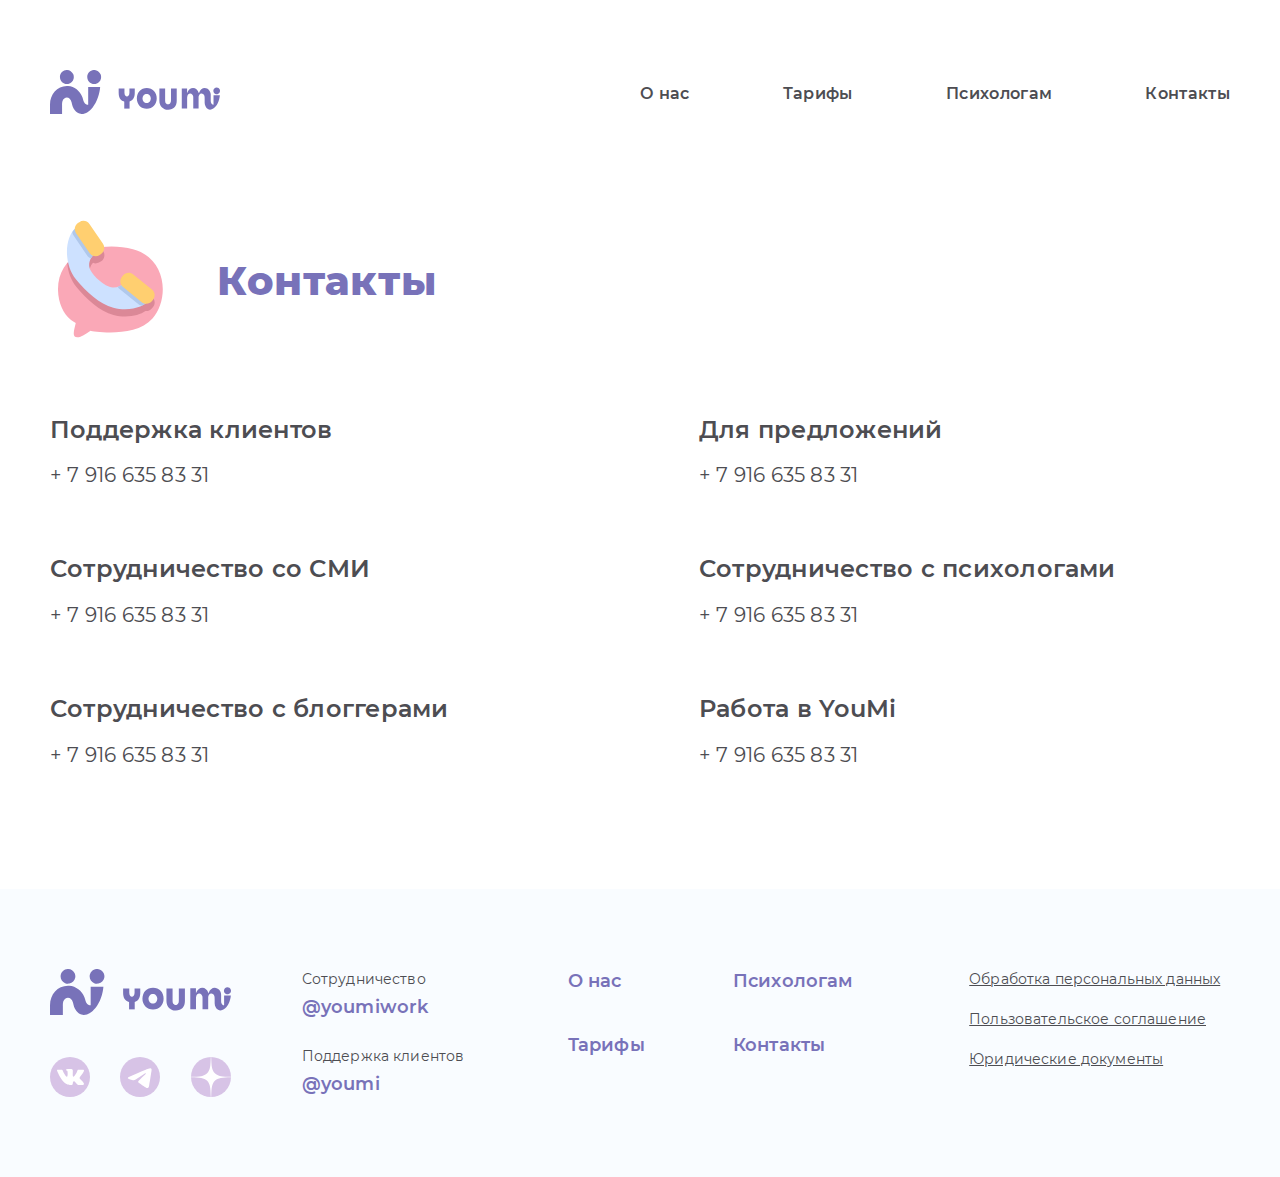
<file: pages/contacts.html>
<!DOCTYPE html>
<html lang="ru">
	<head>
		<meta charset="UTF-8" />
		<meta http-equiv="X-UA-Compatible" content="IE=edge" />
		<meta name="viewport" content="width=device-width, initial-scale=1.0" />
		<title>Контакты</title>
		<link rel="shortcut icon" href="../assets/icons/logo-white.svg" />
		<link rel="stylesheet" href="../assets/css/normalize.css" />
		<link rel="stylesheet" href="../assets/css/fonts.css" />
		<link rel="stylesheet" href="../assets/css/index.css" />
	</head>
	<body>
		<header class="header header_contacts">
			<div class="container">
				<div class="header__wrapper">
					<a href="../index.html" target="_blank" class="header__logo"><img src="../assets/icons/logo.svg" class="header__logo-img" alt="YouMi's logo" /></a>
					<nav class="header__nav">
						<ul class="header__menu">
							<li><a href="../pages/about.html" target="_blank" class="header__link">О нас</a></li>
							<li><a href="../pages/rates.html" target="_blank" class="header__link">Тарифы</a></li>
							<li><a href="../pages/psychologists.html" target="_blank" class="header__link">Психологам</a></li>
							<li><a href="../pages/contacts.html" target="_blank" class="header__link">Контакты</a></li>
						</ul>
					</nav>
					<div class="hamburger">
						<img src="../assets/icons/hamburger-menu1.svg" class="hamburger__line" alt="hamburger menu line" />
						<img src="../assets/icons/hamburger-menu2.svg" class="hamburger__line" alt="hamburger menu line" />
						<img src="../assets/icons/hamburger-menu3.svg" class="hamburger__line" alt="hamburger menu line" />
					</div>
				</div>
			</div>
		</header>

		<section class="contacts">
			<div class="container">
				<div class="contacts__header">
					<div class="contacts__img"><img src="../assets/icons/telephone.svg" class="contacts__img-icon" alt="phone icon" /></div>
					<div class="contacts__title">Контакты</div>
				</div>
				<div class="contacts__wrapper">
					<div class="contacts__item">
						<div class="contacts__item-title">Поддержка клиентов</div>
						<a href="#" class="contacts__descr">+ 7 916 635 83 31</a>
					</div>
					<div class="contacts__item">
						<div class="contacts__item-title">Для предложений</div>
						<a href="#" class="contacts__descr">+ 7 916 635 83 31</a>
					</div>
					<div class="contacts__item">
						<div class="contacts__item-title">Сотрудничество со СМИ</div>
						<a href="#" class="contacts__descr">+ 7 916 635 83 31</a>
					</div>
					<div class="contacts__item">
						<div class="contacts__item-title">Сотрудничество с психологами</div>
						<a href="#" class="contacts__descr">+ 7 916 635 83 31</a>
					</div>
					<div class="contacts__item">
						<div class="contacts__item-title">Сотрудничество с блоггерами</div>
						<a href="#" class="contacts__descr">+ 7 916 635 83 31</a>
					</div>
					<div class="contacts__item">
						<div class="contacts__item-title">Работа в YouMi</div>
						<a href="#" class="contacts__descr">+ 7 916 635 83 31</a>
					</div>
				</div>
			</div>
		</section>

		<footer class="footer">
			<div class="container">
				<div class="footer__wrapper">
					<div class="footer__contacts">
						<a href="../index.html" target="_blank" class="footer__logo"><img src="../assets/icons/logo.svg" alt="YouMi's logo" class="footer__logo-img" /></a>
						<div class="footer__socials">
							<a href="https://vk.com" target="_blank" class="footer__socials-logo"><img src="../assets/icons/vk.svg" alt="vk logo" /></a>
							<a href="https://telegram.org/" target="_blank" class="footer__socials-logo"><img src="../assets/icons/telegram.svg" alt="telegram logo" /></a>
							<a href="https://dzen.ru" target="_blank" class="footer__socials-logo"><img src="../assets/icons/dzen.svg" alt="dzen logo" /></a>
						</div>
					</div>
					<div class="footer__connection">
						<div>
							<p class="footer__connection-title">Сотрудничество</p>
							<p class="footer__connection-subtitle">@youmiwork</p>
						</div>
						<div>
							<p class="footer__connection-title">Поддержка клиентов</p>
							<p class="footer__connection-subtitle">@youmi</p>
						</div>
					</div>
					<nav class="footer__nav">
						<ul class="footer__menu">
							<li><a href="../pages/about.html" target="_blank" class="footer__link">О нас</a></li>
							<li><a href="../pages/psychologists.html" target="_blank" class="footer__link">Психологам</a></li>
							<li><a href="../pages/rates.html" target="_blank" class="footer__link">Тарифы</a></li>
							<li><a href="../pages/contacts.html" target="_blank" class="footer__link">Контакты</a></li>
						</ul>
					</nav>
					<div class="footer__policy">
						<a href="#" class="footer__policy-item">Обработка персональных данных</a>
						<a href="#" class="footer__policy-item">Пользовательское соглашение</a>
						<a href="#" class="footer__policy-item">Юридические документы</a>
					</div>
				</div>
			</div>
		</footer>
		<script src="../assets/js/index.js"></script>
	</body>
</html>
</file>
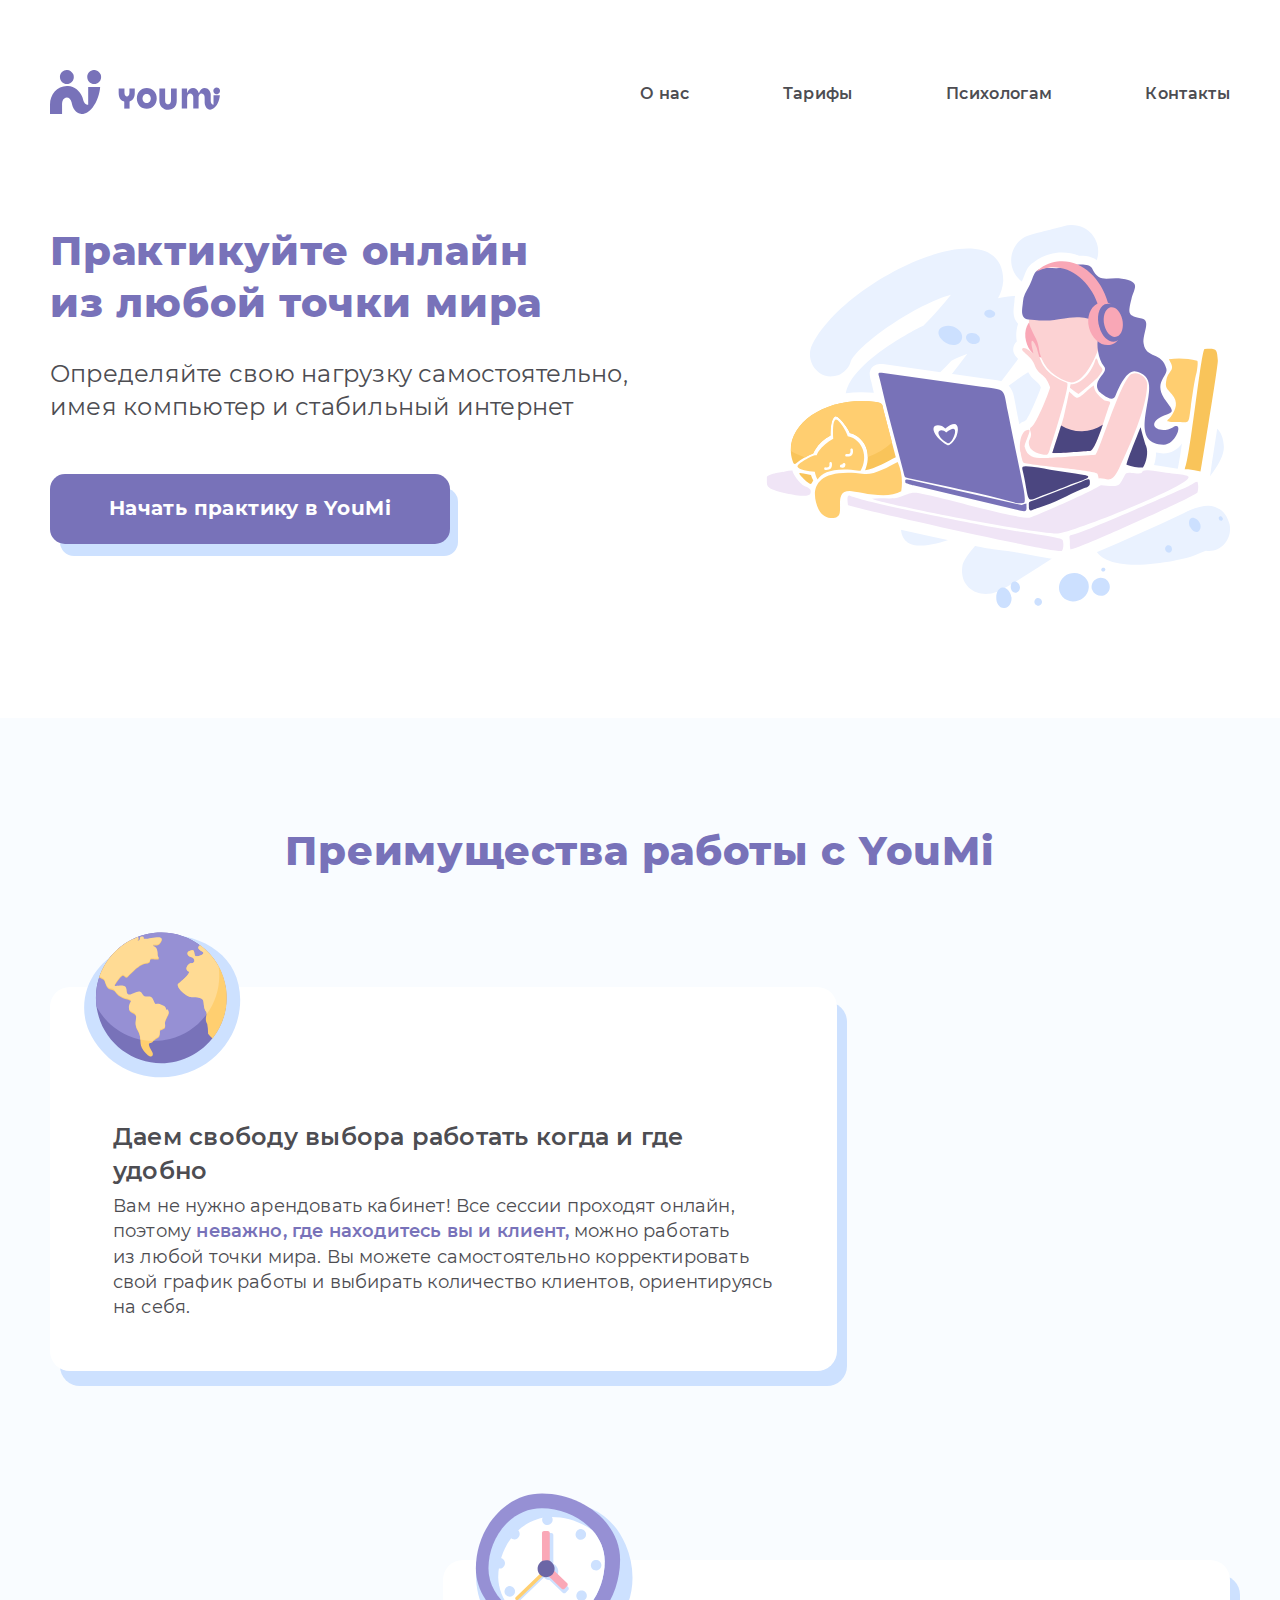
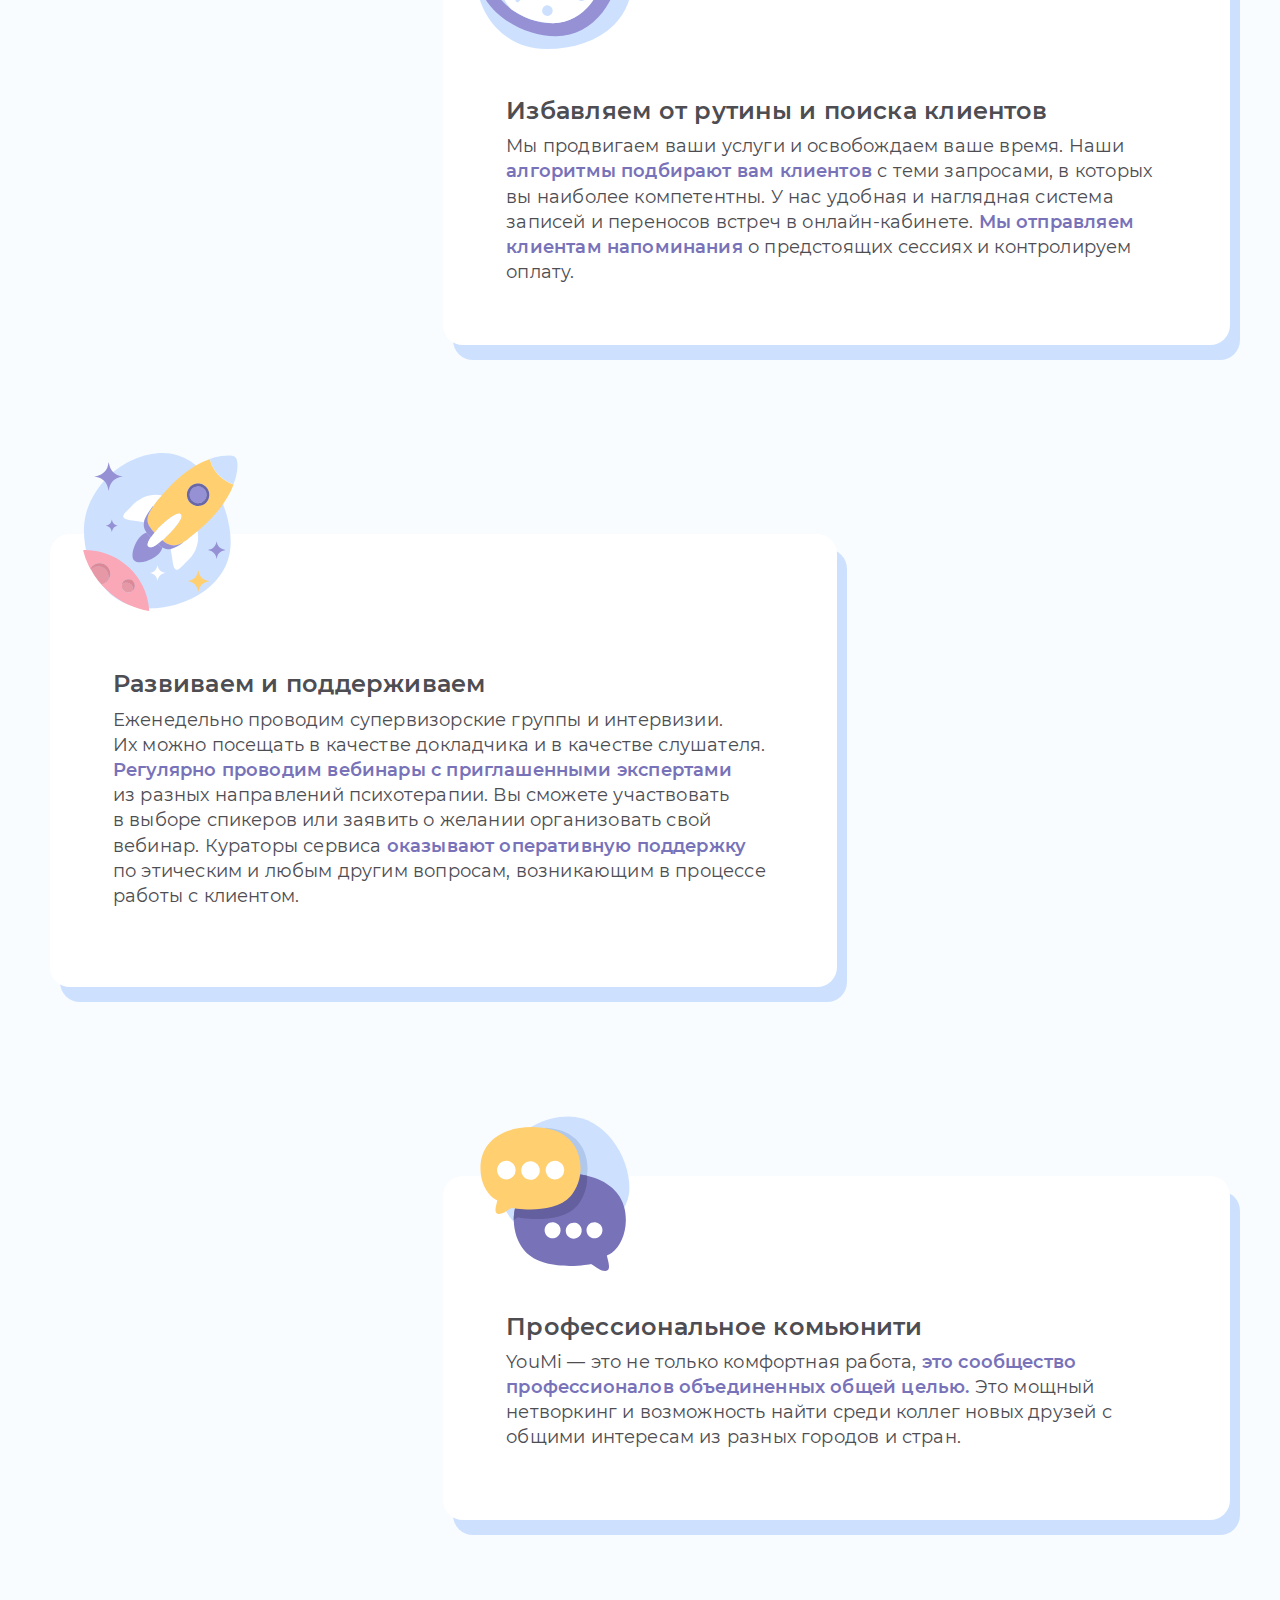
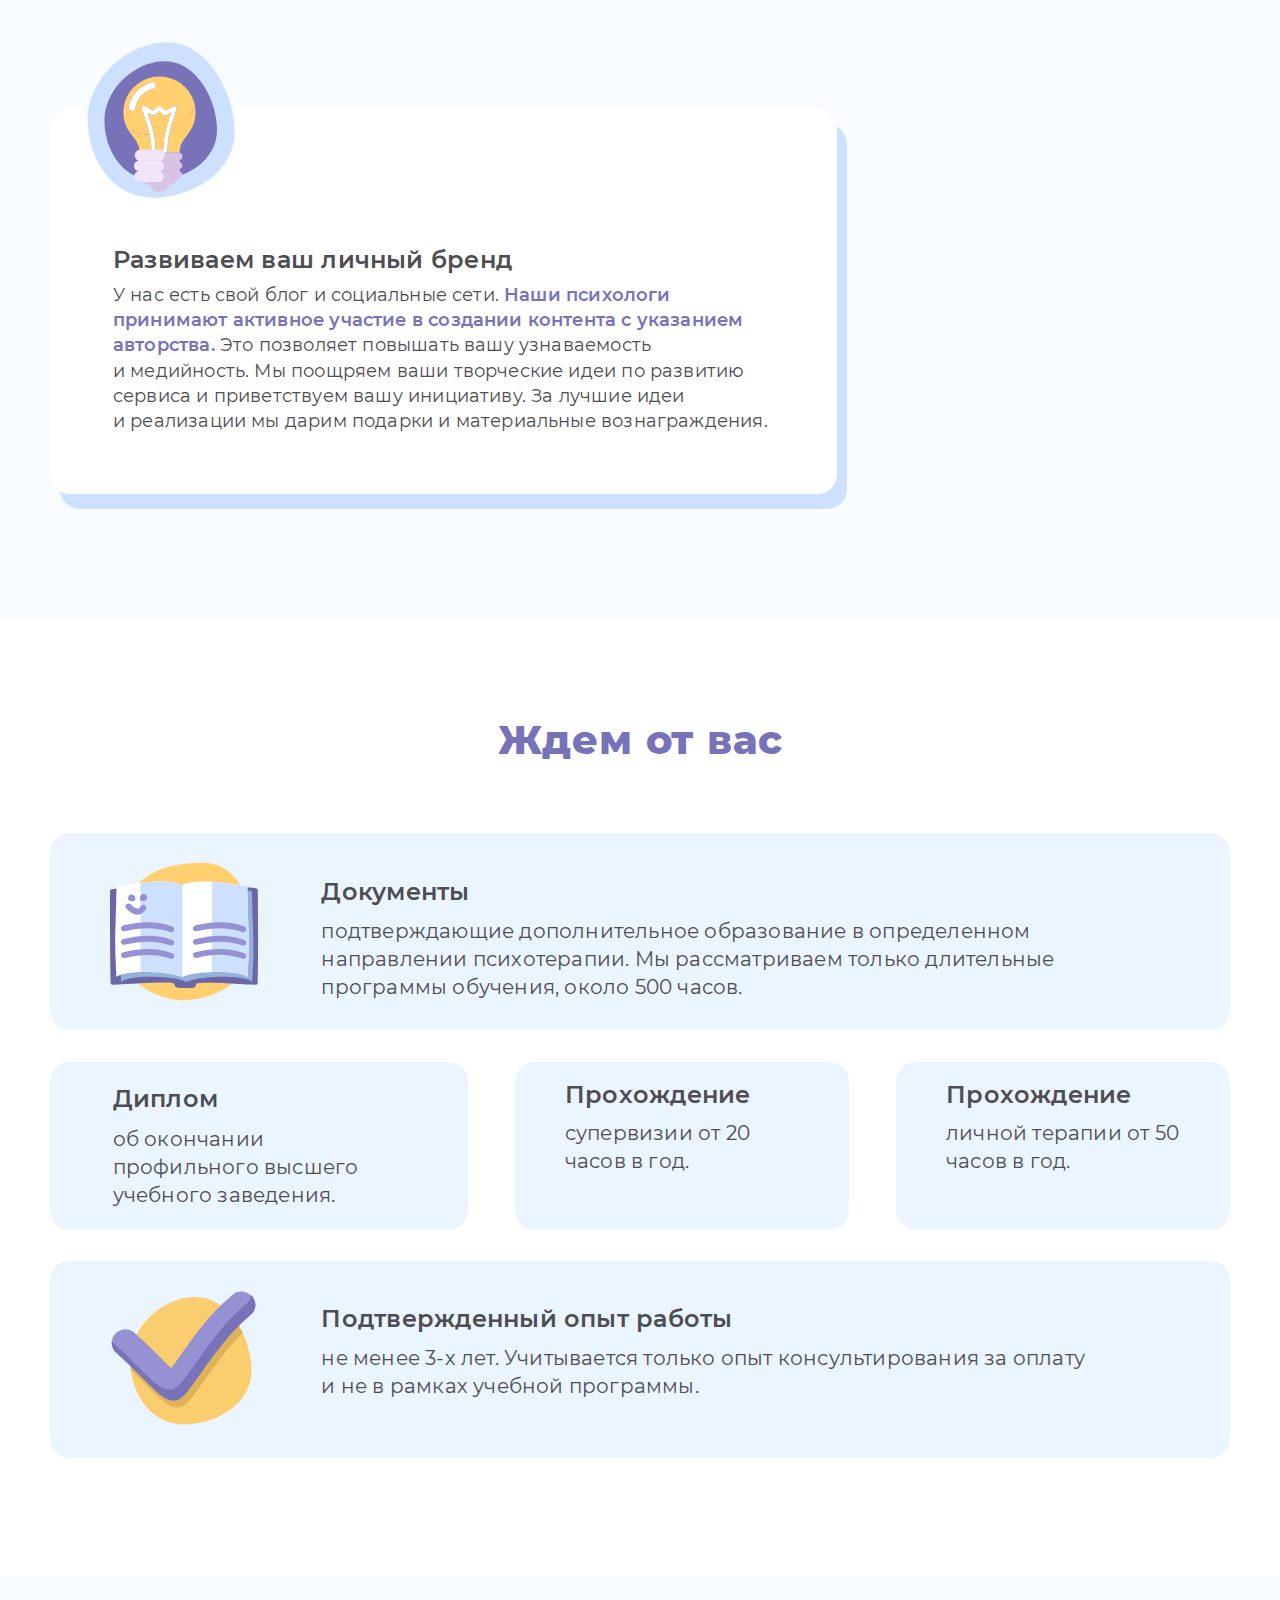
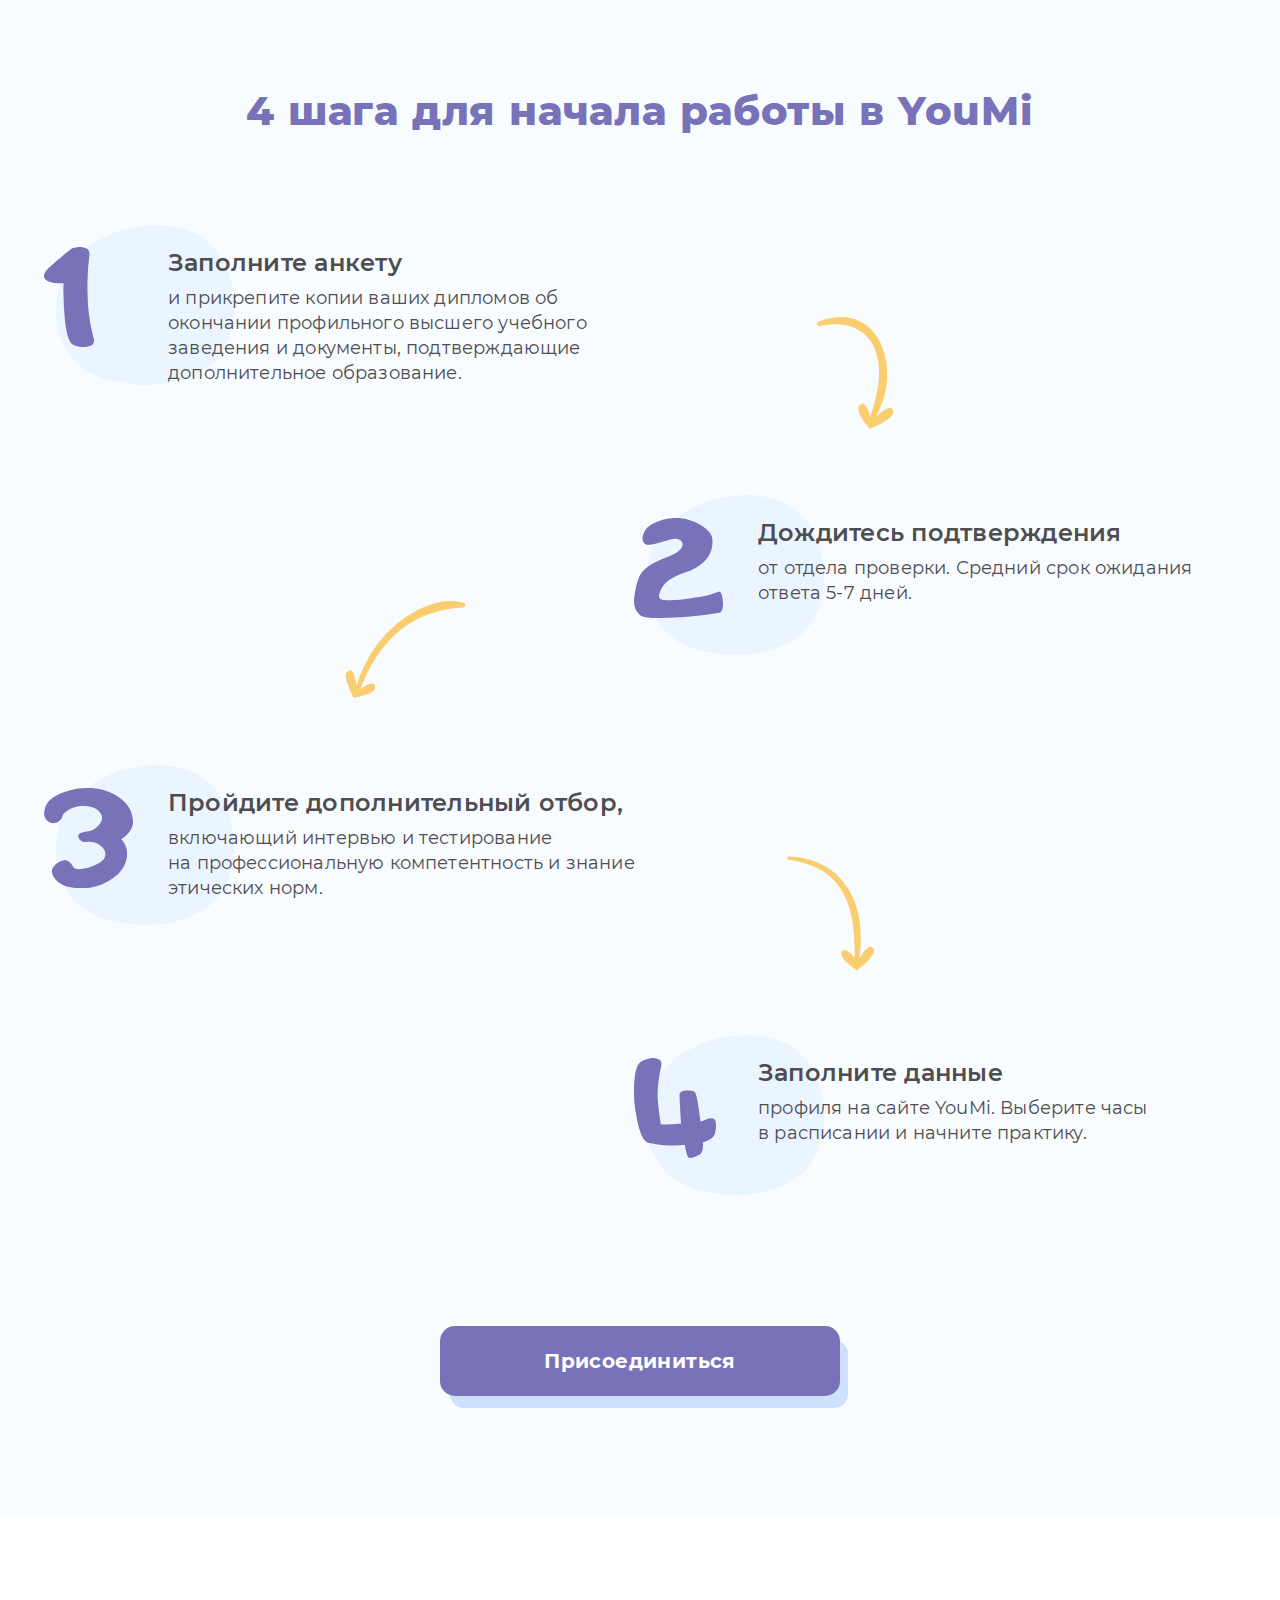
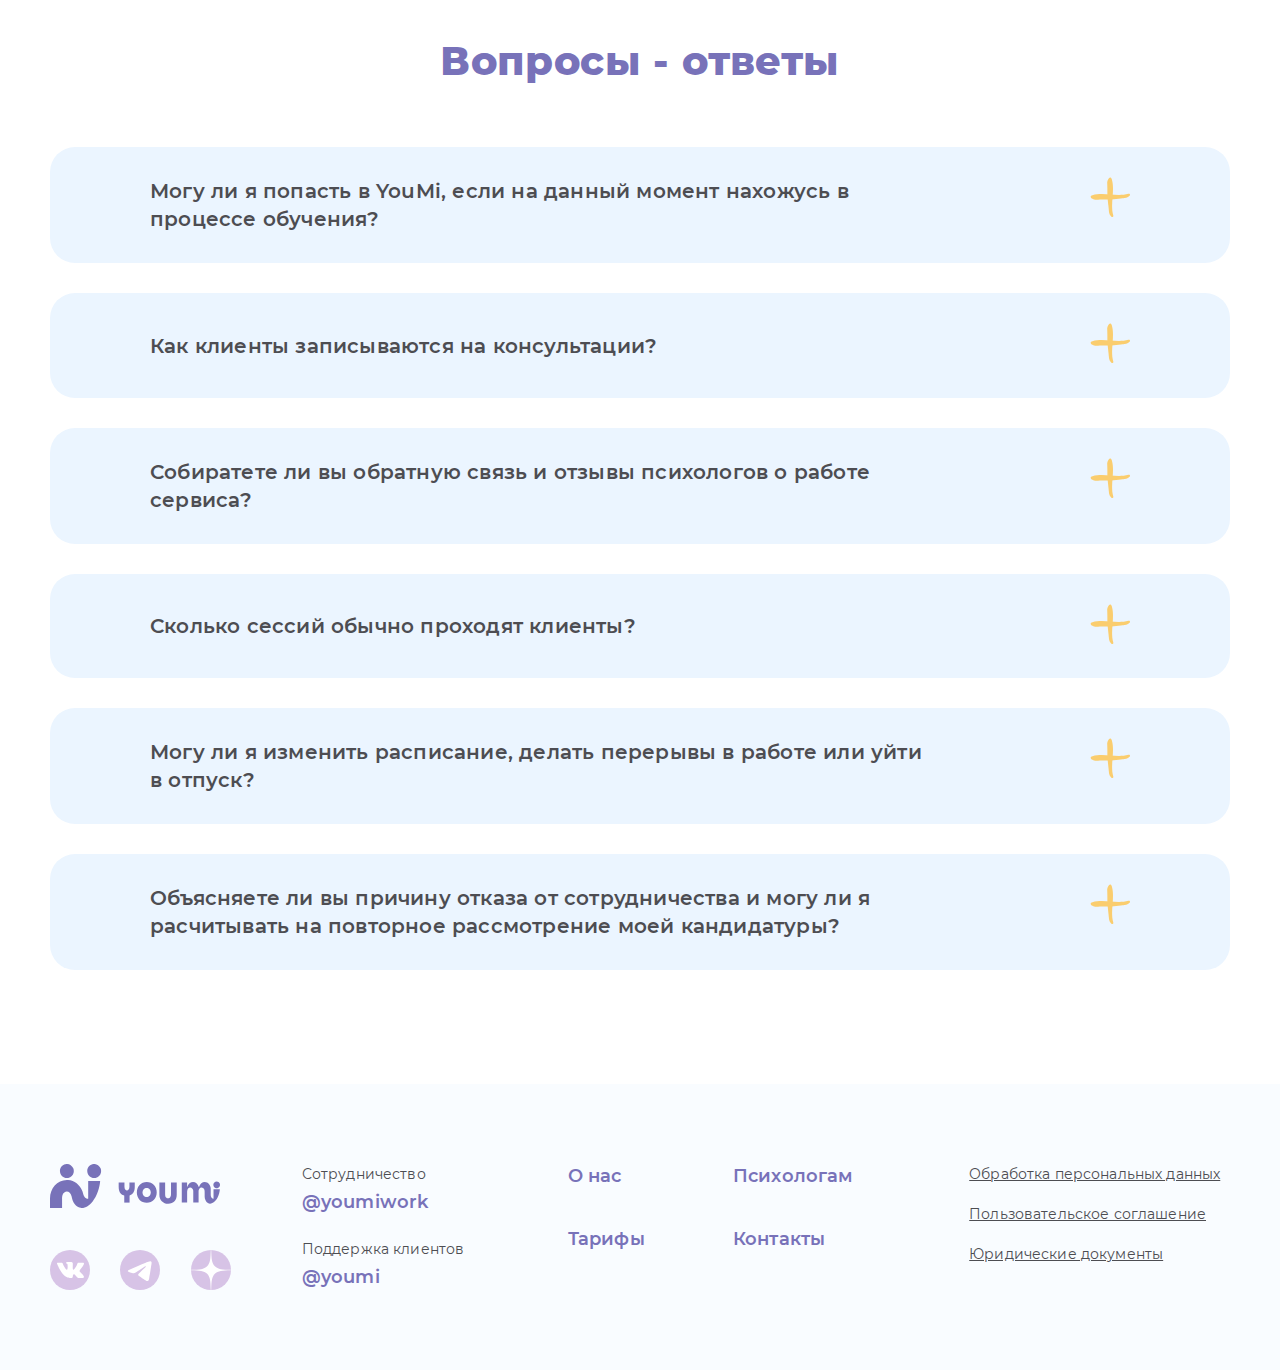
<file: pages/psychologists.html>
<!DOCTYPE html>
<html lang="ru">
	<head>
		<meta charset="UTF-8" />
		<meta http-equiv="X-UA-Compatible" content="IE=edge" />
		<meta name="viewport" content="width=device-width, initial-scale=1.0" />
		<title>Психологам</title>
		<link rel="shortcut icon" href="../assets/icons/logo-white.svg" />
		<link rel="stylesheet" href="../assets/css/normalize.css" />
		<link rel="stylesheet" href="../assets/css/fonts.css" />
		<link rel="stylesheet" href="../assets/css/index.css" />
	</head>
	<body>
		<header class="header-psyghologyst">
			<div class="container">
				<div class="header__wrapper">
					<a href="../index.html" target="_blank" class="header__logo"><img src="../assets/icons/logo.svg" class="header__logo-img" alt="YouMi's logo" /></a>
					<nav class="header__nav">
						<ul class="header__menu">
							<li><a href="../pages/about.html" target="_blank" class="header__link">О нас</a></li>
							<li><a href="../pages/rates.html" target="_blank" class="header__link">Тарифы</a></li>
							<li><a href="../pages/psychologists.html" target="_blank" class="header__link">Психологам</a></li>
							<li><a href="../pages/contacts.html" target="_blank" class="header__link">Контакты</a></li>
						</ul>
					</nav>
					<div class="hamburger">
						<img src="../assets/icons/hamburger-menu1.svg" class="hamburger__line" alt="hamburger menu line" />
						<img src="../assets/icons/hamburger-menu2.svg" class="hamburger__line" alt="hamburger menu line" />
						<img src="../assets/icons/hamburger-menu3.svg" class="hamburger__line" alt="hamburger menu line" />
					</div>
				</div>
			</div>
		</header>
		<section class="psychologyst-practiceonline">
			<div class="container">
				<div class="psychologyst-practiceonline-wrapper">
					<div class="psychologyst-practiceonline-content">
						<h2 class="psychologyst-practiceonline-content__title">Практикуйте онлайн из любой точки мира</h2>
						<div class="psychologyst-practiceonline-content__text">Определяйте свою нагрузку самостоятельно, имея компьютер и стабильный интернет</div>
						<button class="psychologyst-practiceonline-content__button" onclick="window.location.href = '#4stepsforjob-title'" type="button">Начать практику в YouMi</button>
					</div>
					<div class="psychologyst-practiceonline__img">
						<img class="psychologyst-practiceonline__imgitem" src="../assets/images/psycho-img1.svg" alt="psychologyst is helping clients online" />
					</div>
				</div>
			</div>
		</section>
		<section class="psychologyst-benefits">
			<div class="container">
				<div class="psychologyst-benefits-wrapper">
					<h2 class="psychologyst-benefits-title">Преимущества работы с YouMi</h2>
					<div class="psychologyst-benefits-section" id="grid-area1_1">
						<img class="psychologyst-benefits-section__icon" src="../assets/icons/psychologyst/psy_planet.svg" alt="planet Earth" />
						<h3 class="psychologyst-benefits-section__subtitle">Даем свободу выбора работать когда и где удобно</h3>
						<div class="psychologyst-benefits-section__text">
							Вам не нужно арендовать кабинет! Все сессии проходят онлайн, поэтому
							<span class="psychologyst-benefits-section__violettext">неважно, где находитесь вы и клиент,</span> можно работать из любой точки мира. Вы можете самостоятельно
							корректировать свой график работы и выбирать количество клиентов, ориентируясь на себя.
						</div>
					</div>
					<div class="psychologyst-benefits-section" id="grid-area1_2">
						<img class="psychologyst-benefits-section__icon" src="../assets/icons/psychologyst/psy_watch.svg" alt="watch" />
						<h3 class="psychologyst-benefits-section__subtitle">Избавляем от рутины и поиска клиентов</h3>
						<div class="psychologyst-benefits-section__text">
							Мы продвигаем ваши услуги и освобождаем ваше время. Наши <span class="psychologyst-benefits-section__violettext"> алгоритмы подбирают вам клиентов</span> с теми запросами,
							в которых вы наиболее компетентны. У нас удобная и наглядная система записей и переносов встреч в онлайн-кабинете.
							<span class="psychologyst-benefits-section__violettext">Мы отправляем клиентам напоминания</span> о предстоящих сессиях и контролируем оплату.
						</div>
					</div>
					<div class="psychologyst-benefits-section" id="grid-area1_3">
						<img class="psychologyst-benefits-section__icon" src="../assets/icons/psychologyst/psy_rocket.svg" alt="rocket in space" />
						<h3 class="psychologyst-benefits-section__subtitle">Развиваем и поддерживаем</h3>
						<div class="psychologyst-benefits-section__text">
							Еженедельно проводим супервизорские группы и интервизии. Их можно посещать в качестве докладчика и в качестве слушателя.
							<span class="psychologyst-benefits-section__violettext"> Регулярно проводим вебинары с приглашенными экспертами</span> из разных направлений психотерапии. Вы сможете
							участвовать в выборе спикеров или заявить о желании организовать свой вебинар. Кураторы сервиса
							<span class="psychologyst-benefits-section__violettext">оказывают оперативную поддержку </span> по этическим и любым другим вопросам, возникающим в процессе работы
							с клиентом.
						</div>
					</div>
					<div class="psychologyst-benefits-section" id="grid-area1_4">
						<img class="psychologyst-benefits-section__icon" src="../assets/icons/psychologyst/psy_chat.svg" alt="chat icon" />
						<h3 class="psychologyst-benefits-section__subtitle">Профессиональное комьюнити</h3>
						<div class="psychologyst-benefits-section__text">
							YouMi — это не только комфортная работа, <span class="psychologyst-benefits-section__violettext"> это сообщество профессионалов объединенных общей целью. </span>Это мощный
							нетворкинг и возможность найти среди коллег новых друзей с общими интересам из разных городов и стран.
						</div>
					</div>
					<div class="psychologyst-benefits-section" id="grid-area1_5">
						<img class="psychologyst-benefits-section__icon" src="../assets/icons/psychologyst/psy_bulb.svg" alt="chat icon" />
						<h3 class="psychologyst-benefits-section__subtitle">Развиваем ваш личный бренд</h3>
						<div class="psychologyst-benefits-section__text">
							У нас есть свой блог и социальные сети.
							<span class="psychologyst-benefits-section__violettext"> Наши психологи принимают активное участие в создании контента с указанием авторства. </span>Это позволяет повышать
							вашу узнаваемость и медийность. Мы поощряем ваши творческие идеи по развитию сервиса и приветствуем вашу инициативу. За лучшие идеи и реализации мы дарим подарки
							и материальные вознаграждения.
						</div>
					</div>
				</div>
			</div>
		</section>
		<section class="psychologyst-waitfromyou">
			<div class="container">
				<div class="psychologyst-waitfromyou-wrapper">
					<h2 class="psychologyst-waitfromyou-title">Ждем от вас</h2>
					<div class="psychologyst-waitfromyou-item psychologyst-waitfromyou-sectionwithicon" id="grid-area2_1">
						<img class="psychologyst-waitfromyou-sectionwithicon__icon" src="../assets/icons/psychologyst/psy_book.svg" alt="icon of opened book" />
						<h3 class="psychologyst-waitfromyou-sectionwithicon__subtitle">Документы</h3>
						<div class="psychologyst-waitfromyou-sectionwithicon__text">
							подтверждающие дополнительное образование в определенном направлении психотерапии. Мы рассматриваем только длительные программы обучения, около 500 часов.
						</div>
					</div>
					<div class="psychologyst-waitfromyou-item psychologyst-waitfromyou-section" id="grid-area2_2">
						<h3 class="psychologyst-waitfromyou-section__subtitle">Диплом</h3>
						<div class="psychologyst-waitfromyou-section__text">об окончании профильного высшего учебного заведения.</div>
					</div>
					<div class="psychologyst-waitfromyou-item psychologyst-waitfromyou-section" id="grid-area2_3">
						<h3 class="psychologyst-waitfromyou-section__subtitle">Прохождение</h3>
						<div class="psychologyst-waitfromyou-section__text">супервизии от 20 часов в год.</div>
					</div>
					<div class="psychologyst-waitfromyou-item psychologyst-waitfromyou-section" id="grid-area2_4">
						<h3 class="psychologyst-waitfromyou-section__subtitle">Прохождение</h3>
						<div class="psychologyst-waitfromyou-section__text">личной терапии от 50 часов в год.</div>
					</div>
					<div class="psychologyst-waitfromyou-item psychologyst-waitfromyou-sectionwithicon" id="grid-area2_5">
						<img class="psychologyst-waitfromyou-sectionwithicon__icon" src="../assets/icons/psychologyst/psy_checkmark.svg" alt="icon of check mark" />
						<h3 class="psychologyst-waitfromyou-sectionwithicon__subtitle">Подтвержденный опыт работы</h3>
						<div class="psychologyst-waitfromyou-sectionwithicon__text">не менее 3-х лет. Учитывается только опыт консультирования за оплату и не в рамках учебной программы.</div>
					</div>
				</div>
				<div class="carousel">
					<div class="carousel__dot_waitfromyou carousel__dot_active"></div>
					<div class="carousel__dot_waitfromyou"></div>
					<div class="carousel__dot_waitfromyou"></div>
					<div class="carousel__dot_waitfromyou"></div>
					<div class="carousel__dot_waitfromyou"></div>
				</div>
			</div>
		</section>
		<section class="psychologyst-4stepsforjob">
			<div class="container">
				<div class="psychologyst-4stepsforjob-wrapper">
					<h2 class="psychologyst-4stepsforjob-title" id="4stepsforjob-title">4 шага для начала работы в YouMi</h2>
					<div class="psychologyst-4stepsforjob-section" id="grid-area3_1">
						<img class="psychologyst-4stepsforjob-section__iconnumber" id="iconnum1" src="../assets/icons/psychologyst/psy-one.svg" alt="number one" />
						<img class="psychologyst-4stepsforjob-section__iconoval" id="iconov1" src="../assets/icons/psychologyst/psy-oval.svg" alt="transperent oval" />
						<h3 class="psychologyst-4stepsforjob-section__subtitle">Заполните анкету</h3>
						<div class="psychologyst-4stepsforjob-section__text">
							и прикрепите копии ваших дипломов об окончании профильного высшего учебного заведения и документы, подтверждающие дополнительное образование.
						</div>
						<img class="psychologyst-4stepsforjob-iconrightarrow1" src="../assets/icons/psychologyst/psy-rightarrow1.svg" alt="arrow from step 1 to step 2" />
					</div>
					<div class="psychologyst-4stepsforjob-section" id="grid-area3_2">
						<img class="psychologyst-4stepsforjob-section__iconnumber" id="iconnum2" src="../assets/icons/psychologyst/psy-two.svg" alt="number two" />
						<img class="psychologyst-4stepsforjob-section__iconoval" id="iconov2" src="../assets/icons/psychologyst/psy-oval.svg" alt="transperent oval" />
						<h3 class="psychologyst-4stepsforjob-section__subtitle">Дождитесь подтверждения</h3>
						<div class="psychologyst-4stepsforjob-section__text">от отдела проверки. Средний срок ожидания ответа 5-7 дней.</div>
						<img class="psychologyst-4stepsforjob-iconleftarrow" src="../assets/icons/psychologyst/psy-leftarrow.svg" alt="arrow from step 2 to step 3" />
					</div>
					<div class="psychologyst-4stepsforjob-section" id="grid-area3_3">
						<img class="psychologyst-4stepsforjob-section__iconnumber" id="iconnum3" src="../assets/icons/psychologyst/psy-three.svg" alt="number three" />
						<img class="psychologyst-4stepsforjob-section__iconoval" id="iconov3" src="../assets/icons/psychologyst/psy-oval.svg" alt="transperent oval" />
						<h3 class="psychologyst-4stepsforjob-section__subtitle">Пройдите дополнительный отбор,</h3>
						<div class="psychologyst-4stepsforjob-section__text">включающий интервью и тестирование на профессиональную компетентность и знание этических норм.</div>
						<img class="psychologyst-4stepsforjob-iconrightarrow2" src="../assets/icons/psychologyst/psy-rightarrow2.svg" alt="arrow from step 3 to step 4" />
					</div>
					<div class="psychologyst-4stepsforjob-section" id="grid-area3_4">
						<img class="psychologyst-4stepsforjob-section__iconnumber" id="iconnum4" src="../assets/icons/psychologyst/psy-four.svg" alt="number four" />
						<img class="psychologyst-4stepsforjob-section__iconoval" id="iconov4" src="../assets/icons/psychologyst/psy-oval.svg" alt="transperent oval" />
						<h3 class="psychologyst-4stepsforjob-section__subtitle">Заполните данные</h3>
						<div class="psychologyst-4stepsforjob-section__text">профиля на сайте YouMi. Выберите часы в расписании и начните практику.</div>
					</div>
					<button class="psychologyst-4stepsforjob-button" onclick="window.location.href = '#4stepsforjob-title'" type="button">Присоединиться</button>
				</div>
			</div>
		</section>
		<section class="home-questions">
			<div class="container">
				<h2 class="title">Вопросы - ответы</h2>
				<div class="questions__wrapper">
					<div class="questions__item">
						<div class="questions__text">
							<p class="questions__ask">Могу ли я попасть в YouMi, если на данный момент нахожусь в процессе обучения?</p>
							<p class="questions__answer">
								Lorem ipsum dolor sit amet, consectetur adipisicing elit. Mollitia veritatis obcaecati cupiditate doloribus praesentium fugiat, ad vitae iure eos. Architecto officiis
								veniam dolorem ad, exercitationem ullam necessitatibus doloribus magnam quibusdam!
							</p>
						</div>

						<div class="questions__sign">
							<img src="../assets/icons/plus.svg" alt="plus" class="questions__plus" />
							<img src="../assets/icons/minus.svg" alt="minus" class="questions__minus" />
						</div>
					</div>
					<div class="questions__item">
						<div class="questions__text">
							<p class="questions__ask">Как клиенты записываются на консультации?</p>
							<p class="questions__answer">
								Lorem ipsum dolor sit amet, consectetur adipisicing elit. Mollitia veritatis obcaecati cupiditate doloribus praesentium fugiat, ad vitae iure eos. Architecto officiis
								veniam dolorem ad, exercitationem ullam necessitatibus doloribus magnam quibusdam!
							</p>
						</div>
						<div class="questions__sign">
							<img src="../assets/icons/plus.svg" alt="plus" class="questions__plus" />
							<img src="../assets/icons/minus.svg" alt="minus" class="questions__minus" />
						</div>
					</div>
					<div class="questions__item">
						<div class="questions__text">
							<p class="questions__ask">Собиратете ли вы обратную связь и отзывы психологов о работе сервиса?</p>
							<p class="questions__answer">
								Lorem ipsum dolor sit amet, consectetur adipisicing elit. Mollitia veritatis obcaecati cupiditate doloribus praesentium fugiat, ad vitae iure eos. Architecto officiis
								veniam dolorem ad, exercitationem ullam necessitatibus doloribus magnam quibusdam!
							</p>
						</div>
						<div class="questions__sign">
							<img src="../assets/icons/plus.svg" alt="plus" class="questions__plus" />
							<img src="../assets/icons/minus.svg" alt="minus" class="questions__minus" />
						</div>
					</div>
					<div class="questions__item">
						<div class="questions__text">
							<p class="questions__ask">Сколько сессий обычно проходят клиенты?</p>
							<p class="questions__answer">
								Lorem ipsum dolor sit amet, consectetur adipisicing elit. Mollitia veritatis obcaecati cupiditate doloribus praesentium fugiat, ad vitae iure eos. Architecto officiis
								veniam dolorem ad, exercitationem ullam necessitatibus doloribus magnam quibusdam!
							</p>
						</div>
						<div class="questions__sign">
							<img src="../assets/icons/plus.svg" alt="plus" class="questions__plus" />
							<img src="../assets/icons/minus.svg" alt="minus" class="questions__minus" />
						</div>
					</div>
					<div class="questions__item">
						<div class="questions__text">
							<p class="questions__ask">Могу ли я изменить расписание, делать перерывы в работе или уйти в отпуск?</p>
							<p class="questions__answer">
								Lorem ipsum dolor sit amet, consectetur adipisicing elit. Mollitia veritatis obcaecati cupiditate doloribus praesentium fugiat, ad vitae iure eos. Architecto officiis
								veniam dolorem ad, exercitationem ullam necessitatibus doloribus magnam quibusdam!
							</p>
						</div>
						<div class="questions__sign">
							<img src="../assets/icons/plus.svg" alt="plus" class="questions__plus" />
							<img src="../assets/icons/minus.svg" alt="minus" class="questions__minus" />
						</div>
					</div>
					<div class="questions__item">
						<div class="questions__text">
							<p class="questions__ask">Объясняете ли вы причину отказа от сотрудничества и могу ли я расчитывать на повторное рассмотрение моей кандидатуры?</p>
							<p class="questions__answer">
								Lorem ipsum dolor sit amet, consectetur adipisicing elit. Mollitia veritatis obcaecati cupiditate doloribus praesentium fugiat, ad vitae iure eos. Architecto officiis
								veniam dolorem ad, exercitationem ullam necessitatibus doloribus magnam quibusdam!
							</p>
						</div>
						<div class="questions__sign">
							<img src="../assets/icons/plus.svg" alt="plus" class="questions__plus" />
							<img src="../assets/icons/minus.svg" alt="minus" class="questions__minus" />
						</div>
					</div>
					<button class="button button_questions">Больше вопросов</button>
				</div>
			</div>
		</section>

		<footer class="footer">
			<div class="container">
				<div class="footer__wrapper">
					<div class="footer__contacts">
						<a href="../index.html" target="_blank" class="footer__logo"><img src="../assets/icons/logo.svg" alt="YouMi's logo" /></a>
						<div class="footer__socials">
							<a href="https://vk.com" target="_blank" class="footer__socials-logo"><img src="../assets/icons/vk.svg" alt="vk logo" /></a>
							<a href="https://telegram.org/" target="_blank" class="footer__socials-logo"><img src="../assets/icons/telegram.svg" alt="telegram logo" /></a>
							<a href="https://dzen.ru" target="_blank" class="footer__socials-logo"><img src="../assets/icons/dzen.svg" alt="dzen logo" /></a>
						</div>
					</div>
					<div class="footer__connection">
						<div>
							<p class="footer__connection-title">Сотрудничество</p>
							<p class="footer__connection-subtitle">@youmiwork</p>
						</div>
						<div>
							<p class="footer__connection-title">Поддержка клиентов</p>
							<p class="footer__connection-subtitle">@youmi</p>
						</div>
					</div>
					<nav class="footer__nav">
						<ul class="footer__menu">
							<li><a href="./about.html" target="_blank" class="footer__link">О нас</a></li>
							<li><a href="./psychologists.html" target="_blank" class="footer__link">Психологам</a></li>
							<li><a href="./rates.html" target="_blank" class="footer__link">Тарифы</a></li>
							<li><a href="./contacts.html" target="_blank" class="footer__link">Контакты</a></li>
						</ul>
					</nav>
					<div class="footer__policy">
						<a href="#" class="footer__policy-item">Обработка персональных данных</a>
						<a href="#" class="footer__policy-item">Пользовательское соглашение</a>
						<a href="#" class="footer__policy-item">Юридические документы</a>
					</div>
				</div>
			</div>
		</footer>
		<script src="../assets/js/index.js"></script>
	</body>
</html>
</file>
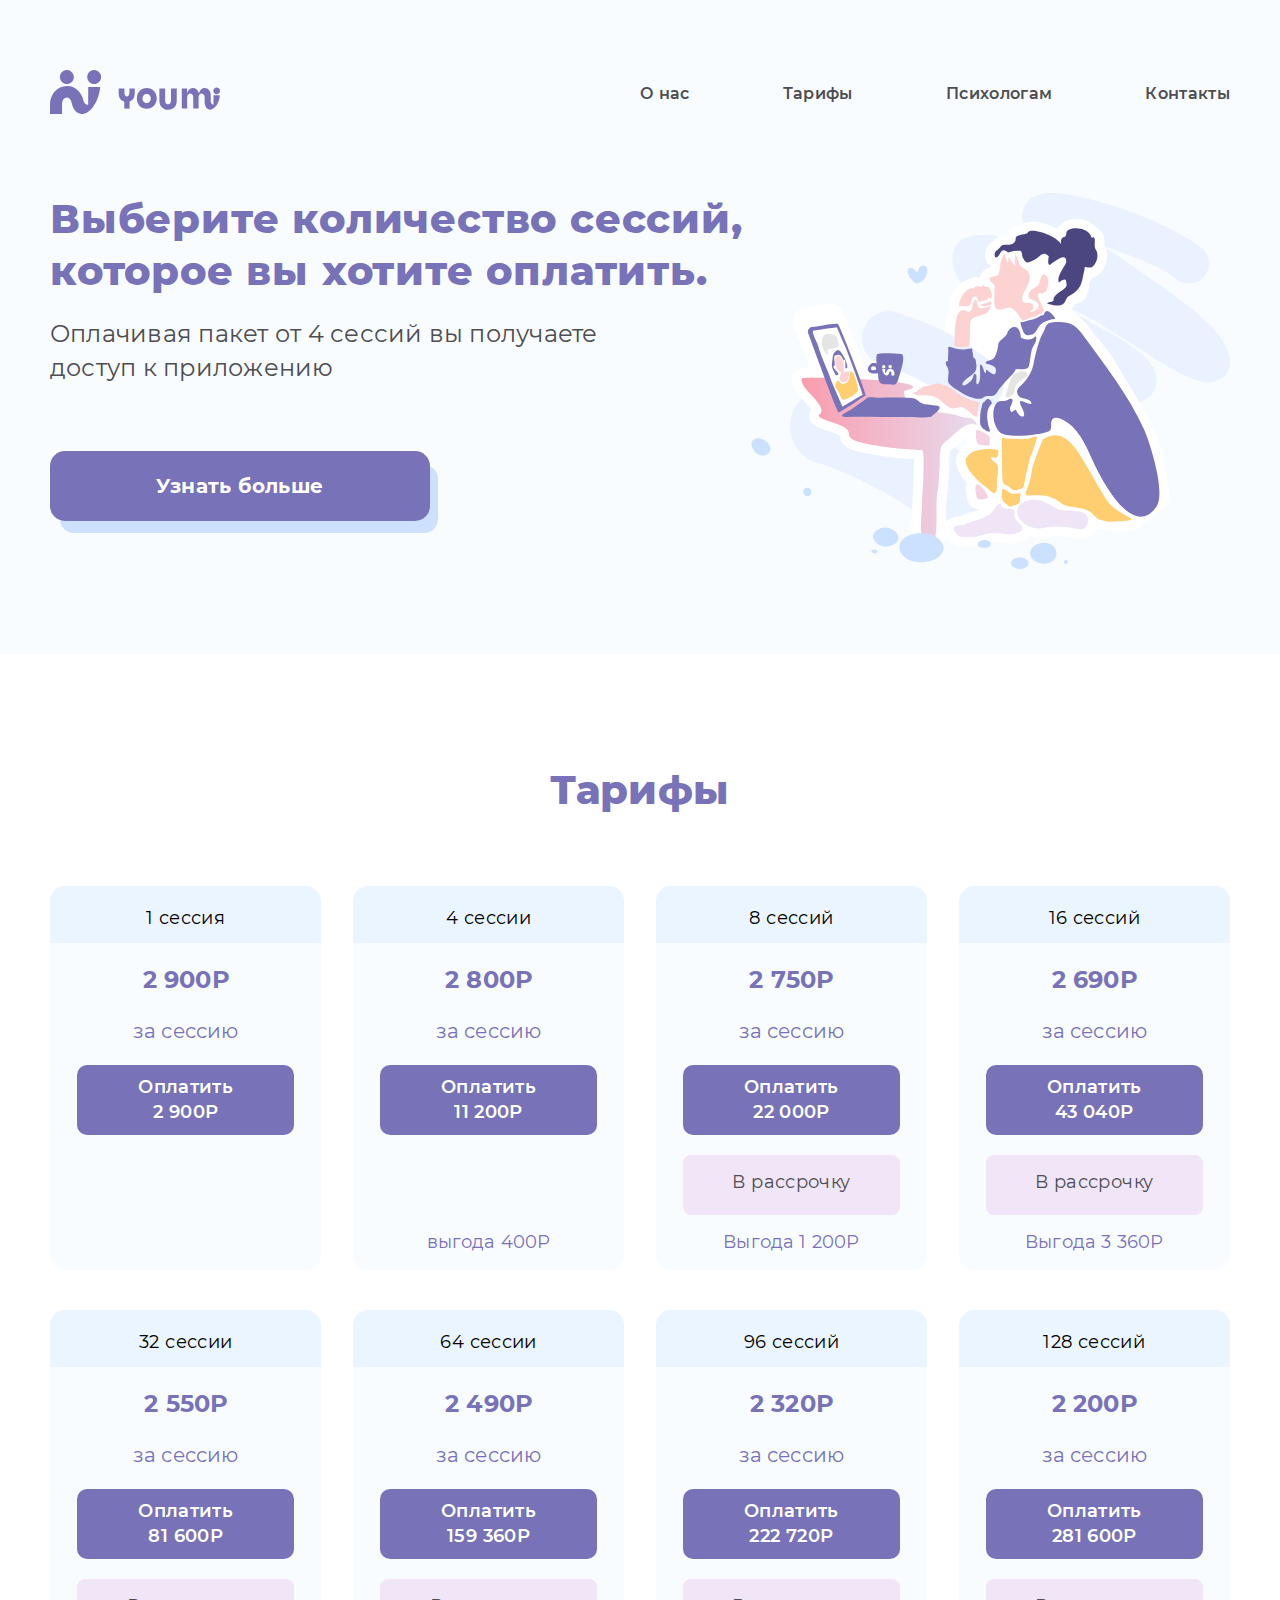
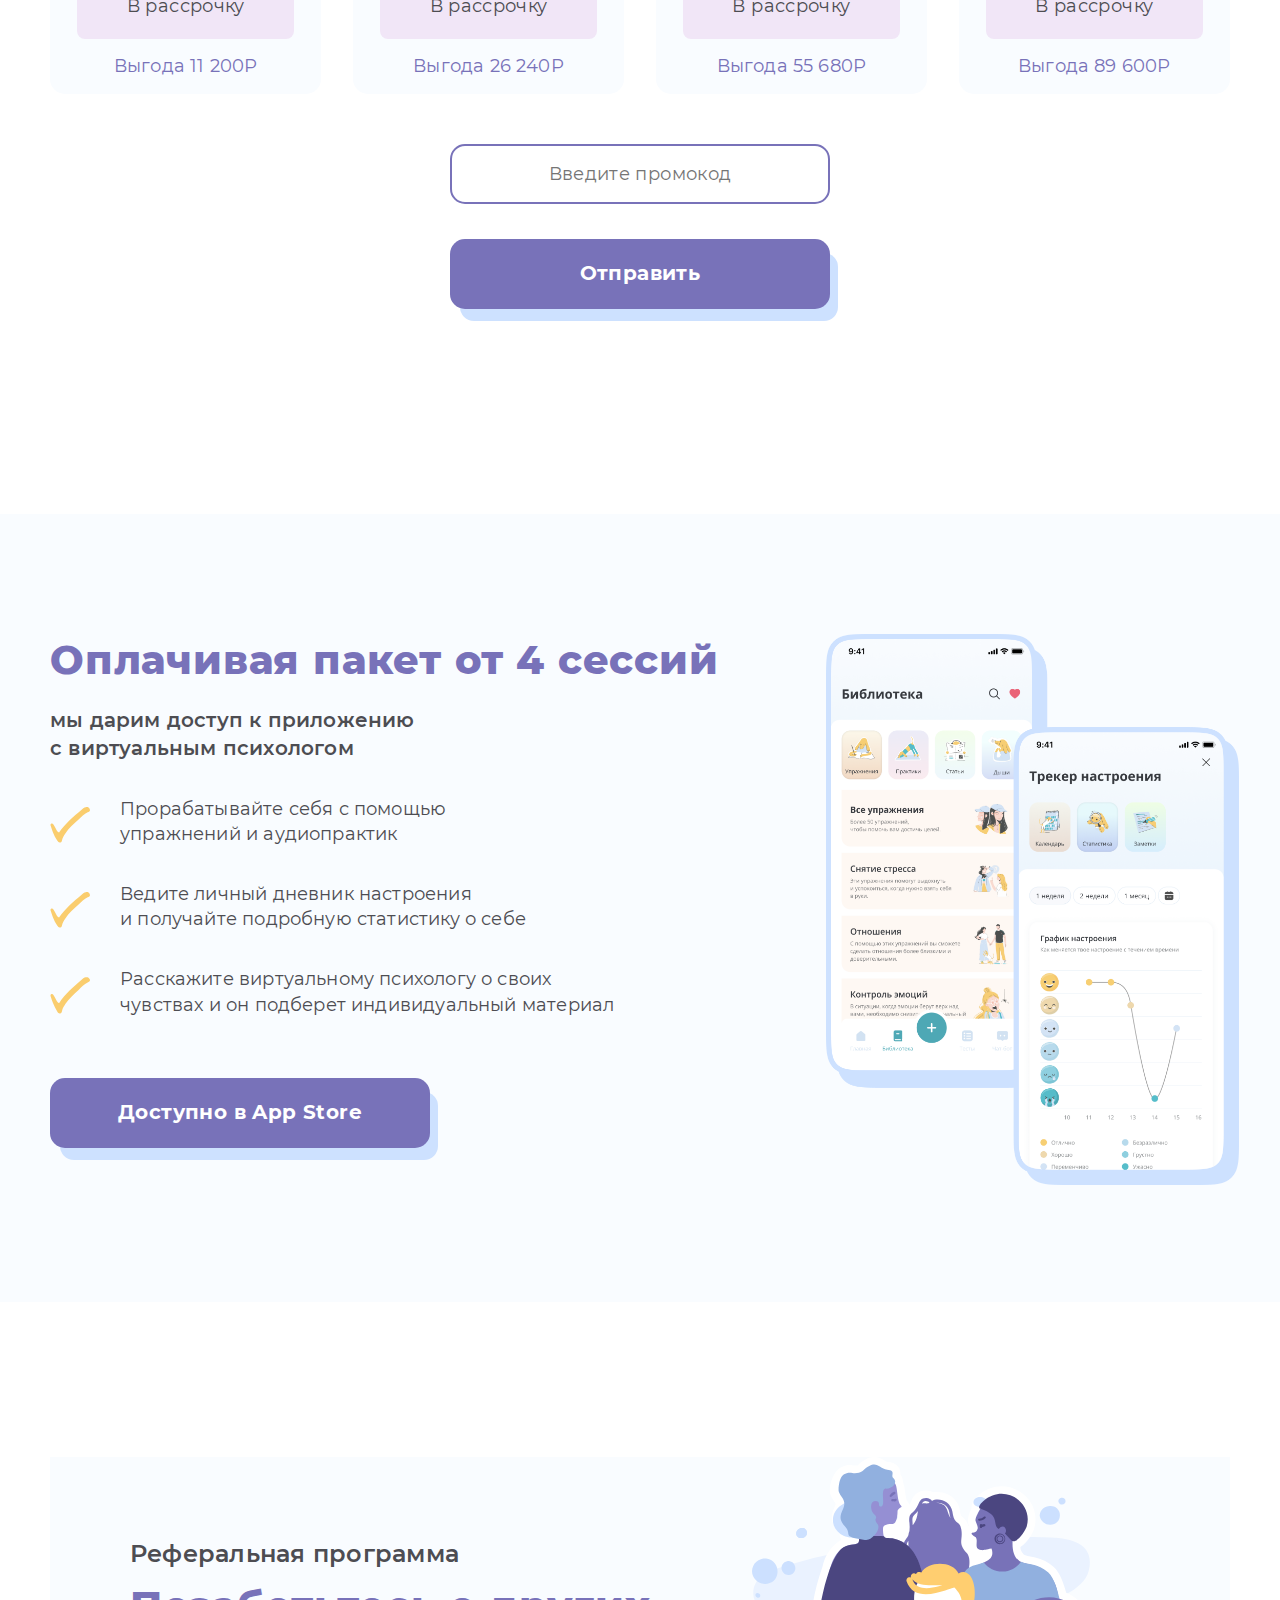
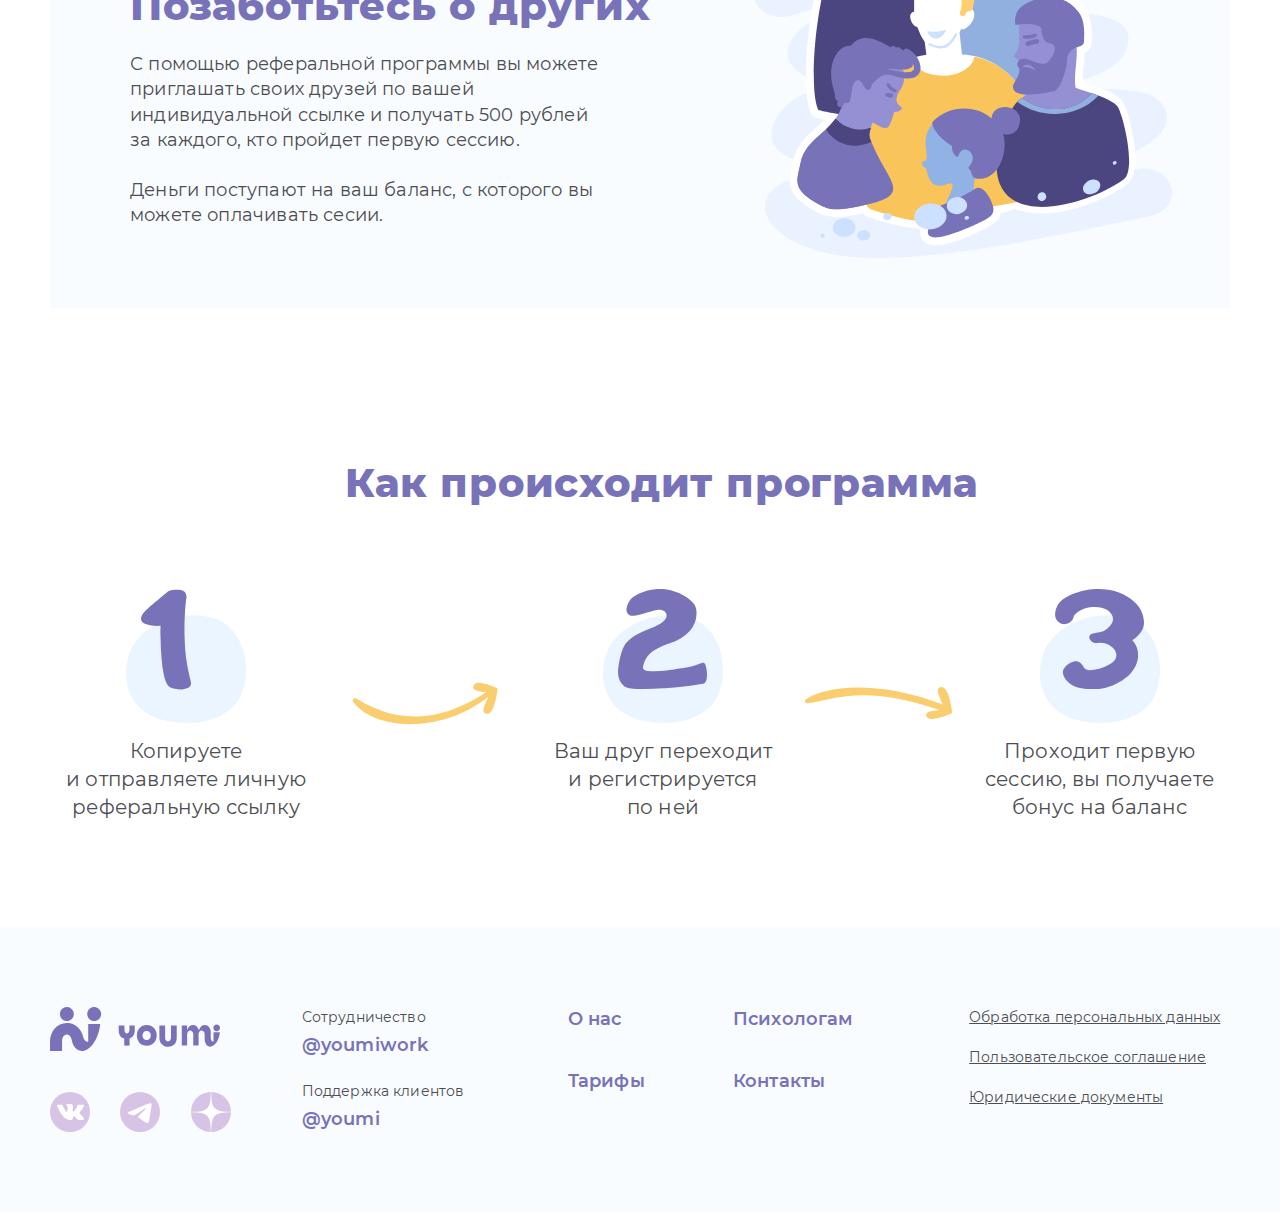
<file: pages/rates.html>
<!DOCTYPE html>
<html lang="ru">
	<head>
		<meta charset="UTF-8" />
		<meta http-equiv="X-UA-Compatible" content="IE=edge" />
		<meta name="viewport" content="width=device-width, initial-scale=1.0" />
		<title>Тарифы</title>
		<link rel="shortcut icon" href="../assets/icons/logo-white.svg" />
		<link rel="stylesheet" href="../assets/css/normalize.css" />
		<link rel="stylesheet" href="../assets/css/fonts.css" />
		<link rel="stylesheet" href="../assets/css/index.css" />
	</head>
	<body>
		<header class="header">
			<div class="container">
				<div class="header__wrapper">
					<div class="header__logo">
						<a href="../index.html" target="_blank" class="header__logo"><img src="../assets/icons/logo.svg" alt="YouMi's logo" /></a>
					</div>
					<nav class="header__nav">
						<ul class="header__menu">
							<li><a href="./about.html" target="_blank" class="header__link">О нас</a></li>
							<li><a href="./rates.html" target="_blank" class="header__link">Тарифы</a></li>
							<li><a href="./psychologists.html" target="_blank" class="header__link">Психологам</a></li>
							<li><a href="./contacts.html" target="_blank" class="header__link">Контакты</a></li>
						</ul>
					</nav>
					<div class="hamburger">
						<img src="../assets/icons/hamburger-menu1.svg" class="hamburger__line" alt="hamburger menu line" />
						<img src="../assets/icons/hamburger-menu2.svg" class="hamburger__line" alt="hamburger menu line" />
						<img src="../assets/icons/hamburger-menu3.svg" class="hamburger__line" alt="hamburger menu line" />
					</div>
				</div>
			</div>
		</header>

		<section class="rates-choice">
			<div class="container">
				<div class="rates-choice__wrapper">
					<div class="rates-choice__content">
						<h1 class="rates-choice__title">Выберите количество сессий,<br />которое вы хотите оплатить.</h1>
						<p class="rates-choice__subtitle">Оплачивая пакет от 4 сессий вы получаете<br />доступ к приложению</p>
						<form action="#price">
							<button class="button" id="rates-choice__btn">Узнать больше</button>
						</form>
					</div>
					<div class="rates-choise__ullistration"><img src="../assets/icons/rates-choice-img.svg" alt="image on section with search" class="rates-choice__img" /></div>
				</div>
			</div>
		</section>

		<section class="rates-price">
			<div class="container">
				<h2 class="title" id="price">Тарифы</h2>
				<div class="rates-price__wrapper">
					<div class="rates-price__content">
						<div class="rates-price__row1">1 сессия</div>
						<div class="rates-price__row2">
							<p class="rates-price__title">2 900Р</p>
							<p class="rates-price__subtitle">за сессию</p>
						</div>
						<button class="rates-price__btn">Оплатить<br />2 900Р</button>
						<div class="rates-price__none"></div>
						<div class="rates-price__row5"></div>
					</div>
					<div class="rates-price__content">
						<div class="rates-price__row1">4 сессии</div>
						<div class="rates-price__row2">
							<p class="rates-price__title">2 800Р</p>
							<p class="rates-price__subtitle">за сессию</p>
						</div>
						<button class="rates-price__btn">Оплатить<br />11 200Р</button>
						<div class="rates-price__none"></div>
						<div class="rates-price__row5">выгода 400Р</div>
					</div>
					<div class="rates-price__content">
						<div class="rates-price__row1">8 сессий</div>
						<div class="rates-price__row2">
							<p class="rates-price__title">2 750Р</p>
							<p class="rates-price__subtitle">за сессию</p>
						</div>
						<button class="rates-price__btn">Оплатить<br />22 000Р</button>
						<div class="rates-price__row4">В рассрочку</div>
						<div class="rates-price__row5">Выгода 1 200Р</div>
					</div>
					<div class="rates-price__content">
						<div class="rates-price__row1">16 сессий</div>
						<div class="rates-price__row2">
							<p class="rates-price__title">2 690Р</p>
							<p class="rates-price__subtitle">за сессию</p>
						</div>
						<button class="rates-price__btn">Оплатить<br />43 040Р</button>
						<div class="rates-price__row4">В рассрочку</div>
						<div class="rates-price__row5">Выгода 3 360Р</div>
					</div>
					<div class="rates-price__content">
						<div class="rates-price__row1">32 сессии</div>
						<div class="rates-price__row2">
							<p class="rates-price__title">2 550Р</p>
							<p class="rates-price__subtitle">за сессию</p>
						</div>
						<button class="rates-price__btn">Оплатить<br />81 600Р</button>
						<div class="rates-price__row4">В рассрочку</div>
						<div class="rates-price__row5">Выгода 11 200Р</div>
					</div>
					<div class="rates-price__content">
						<div class="rates-price__row1">64 сессии</div>
						<div class="rates-price__row2">
							<p class="rates-price__title">2 490Р</p>
							<p class="rates-price__subtitle">за сессию</p>
						</div>
						<button class="rates-price__btn">Оплатить<br />159 360Р</button>
						<div class="rates-price__row4">В рассрочку</div>
						<div class="rates-price__row5">Выгода 26 240Р</div>
					</div>
					<div class="rates-price__content">
						<div class="rates-price__row1">96 сессий</div>
						<div class="rates-price__row2">
							<p class="rates-price__title">2 320Р</p>
							<p class="rates-price__subtitle">за сессию</p>
						</div>
						<button class="rates-price__btn">Оплатить<br />222 720Р</button>
						<div class="rates-price__row4">В рассрочку</div>
						<div class="rates-price__row5">Выгода 55 680Р</div>
					</div>
					<div class="rates-price__content">
						<div class="rates-price__row1">128 сессий</div>
						<div class="rates-price__row2">
							<p class="rates-price__title">2 200Р</p>
							<p class="rates-price__subtitle">за сессию</p>
						</div>
						<button class="rates-price__btn">Оплатить<br />281 600Р</button>
						<div class="rates-price__row4">В рассрочку</div>
						<div class="rates-price__row5">Выгода 89 600Р</div>
					</div>
				</div>
			</div>
		</section>

		<section class="rates-form">
			<div class="container">
				<div class="rates-promocode__wrapper">
					<form>
						<input class="rates-form__promocode" type="text" name="promocode" placeholder="Введите промокод" />
					</form>
					<button class="button">Отправить</button>
				</div>
			</div>
		</section>

		<section class="rates-application">
			<div class="container">
				<div class="rates-application__wrapper">
					<div class="rates-application__content">
						<h2 class="rates-application__content_title">Оплачивая пакет от 4 сессий</h2>
						<p class="rates-application__content_subtitle">мы дарим доступ к приложению<br />с виртуальным психологом</p>
						<div class="rates-application__content-runct">
							<div class="rates-application__content-runct_block">
								<img src="../assets/icons/rates-application.svg" alt="runct" class="rates-application__content-runct_svg" />
								<p class="rates-application__content-runct_text">Прорабатывайте себя с помощью<br />упражнений и аудиопрактик</p>
							</div>
							<div class="rates-application__content-runct_block">
								<img src="../assets/icons/rates-application.svg" alt="runct" class="rates-application__content-runct_svg" />
								<p class="rates-application__content-runct_text">Ведите личный дневник настроения<br />и получайте подробную статистику о себе</p>
							</div>
							<div class="rates-application__content-runct_block">
								<img src="../assets/icons/rates-application.svg" alt="runct" class="rates-application__content-runct_svg" />
								<p class="rates-application__content-runct_text">Расскажите виртуальному психологу о своих<br />чувствах и он подберет индивидуальный материал</p>
							</div>
							<form action="https://www.apple.com/ru/app-store/" target="_blank">
								<button class="rates-application__btn">Доступно в App Store</button>
							</form>
						</div>
					</div>
					<div class="rates-application__content-screenshot"><img src="../assets/images/rates-application__img.png" alt="screen from application" class="rates-application__img" /></div>
				</div>
			</div>
		</section>

		<section class="rates-care">
			<div class="container">
				<div class="rates-care__wrapper">
					<div class="rates-care__block-content">
						<p class="rates-care__subtitle_1">Реферальная программа</p>
						<h2 class="rates-care__title">Позаботьтесь о других</h2>
						<p class="rates-care__subtitle_2">
							С помощью реферальной программы вы можете<br />приглашать своих друзей по вашей<br />индивидуальной ссылке и получать 500 рублей<br />за каждого, кто пройдет первую
							сессию.<br /><br />
							Деньги поступают на ваш баланс, с которого вы<br />можете оплачивать сесии.
						</p>
					</div>
					<div class="rates-care__block-img">
						<img src="../assets/icons/rates-care.svg" alt="many people" class="rates-care__block-img_pctr" />
					</div>
				</div>
			</div>
		</section>

		<section class="rates-steps">
			<div class="container">
				<div class="rates-steps__wrapper">
					<h2 class="rates-steps__title">Как происходит программа</h2>
					<div class="rates-steps__runct">
						<div class="rates-steps__runct-nmb">
								<img src="../assets/icons/spot.svg" alt="circle" class="rates-steps__runct-numb-crcl"/>
								<div class="rates-steps__runct-nmb-image_1"><img src="../assets/icons/1.svg" alt="number" class="img-1"/></div>
							<p class="rates-steps__runct-nmb-text">
								Копируете<br />
								и отправляете личную<br />реферальную ссылку
							</p>
						</div>
						<div class="rates-steps__arrow_1">
							<img src="../assets/icons/rates-arrow1.svg" alt="arrow" />
						</div>
						<div class="rates-steps__runct-nmb">
								<img src="../assets/icons/spot.svg" alt="circle" class="rates-steps__runct-numb-crcl"/>
								<div class="rates-steps__runct-nmb-image_2"><img src="../assets/icons/2.svg" alt="number" class="img-2"/></div>
							<p class="rates-steps__runct-nmb-text">
								Ваш друг переходит<br />
								и регистрируется<br />по ней
							</p>
						</div>
						<div class="rates-steps__arrow_2">
							<img src="../assets/icons/rates-arrow2.svg" alt="arrow" />
						</div>
						<div class="rates-steps__runct-nmb">
								<img src="../assets/icons/spot.svg" alt="circle" class="rates-steps__runct-numb-crcl"/>
								<div class="rates-steps__runct-nmb-image_3"><img src="../assets/icons/3.svg" alt="number" class="img-3"/></div>
							<p class="rates-steps__runct-nmb-text">Проходит первую<br />сессию, вы получаете<br/>бонус на баланс</p>
						</div>
					</div>
				</div>
			</div>
		</section>

		<footer class="footer">
			<div class="container">
				<div class="footer__wrapper">
					<div class="footer__contacts">
						<div class="footer__logo">
							<a href="../index.html" target="_blank" class="footer__logo"><img src="../assets/icons/logo.svg" alt="YouMi's logo" /></a>
						</div>
						<div class="footer__socials">
							<a href="https://vk.com" target="_blank" class="footer__socials-logo"><img src="../assets/icons/vk.svg" alt="vk logo" /></a>
							<a href="https://telegram.org/" target="_blank" class="footer__socials-logo"><img src="../assets/icons/telegram.svg" alt="telegram logo" /></a>
							<a href="https://dzen.ru" target="_blank" class="footer__socials-logo"><img src="../assets/icons/dzen.svg" alt="dzen logo" /></a>
						</div>
					</div>
					<div class="footer__connection">
						<div>
							<p class="footer__connection-title">Сотрудничество</p>
							<p class="footer__connection-subtitle">@youmiwork</p>
						</div>
						<div>
							<p class="footer__connection-title">Поддержка клиентов</p>
							<p class="footer__connection-subtitle">@youmi</p>
						</div>
					</div>
					<nav class="footer__nav">
						<ul class="footer__menu">
							<li><a href="./about.html" target="_blank" class="footer__link">О нас</a></li>
							<li><a href="./psychologists.html" target="_blank" class="footer__link">Психологам</a></li>
							<li><a href="./rates.html" target="_blank" class="footer__link">Тарифы</a></li>
							<li><a href="./contacts.html" target="_blank" class="footer__link">Контакты</a></li>
						</ul>
					</nav>
					<div class="footer__policy">
						<a href="#" class="footer__policy-item">Обработка персональных данных</a>
						<a href="#" class="footer__policy-item">Пользовательское соглашение</a>
						<a href="#" class="footer__policy-item">Юридические документы</a>
					</div>
				</div>
			</div>
		</footer>
		<script src="../assets/js/index.js"></script>
	</body>
</html>
</file>
<file: assets/css/fonts.css>
@font-face {
	font-family: "Montserrat";
	src: url("../fonts/Montserrat-Regular.ttf");
	font-weight: 400;
	font-style: normal;
}

@font-face {
	font-family: "Montserrat";
	src: url("../fonts/Montserrat-SemiBold.ttf");
	font-weight: 600;
	font-style: normal;
}

@font-face {
	font-family: "Montserrat";
	src: url("../fonts/Montserrat-Bold.ttf");
	font-weight: 700;
	font-style: normal;
}

@font-face {
	font-family: "Montserrat";
	src: url("../fonts/Montserrat-ExtraBold.ttf");
	font-weight: 800;
	font-style: normal;
}
</file>
<file: assets/css/index.css>
* {
	margin: 0;
	padding: 0;
	box-sizing: border-box;
	font-family: "Montserrat";
	font-weight: 400;
	margin: 0;
	padding: 0;
	border: none;
}

h1,
h2,
h3,
h4,
h5,
h6,
p {
	margin: 0;
}
.container {
	max-width: 1180px;
	margin: 0 auto;
}

.title {
	margin: 0;
	font-weight: 800;
	font-size: 40px;
	line-height: 52px;
	text-align: center;
	letter-spacing: 0.01em;
	color: #7872b9;
}

.title_left {
	text-align: left;
}

.button {
	width: 380px;
	height: 70px;
	background: #7872b9;
	border-radius: 15px;
	font-weight: 700;
	font-size: 20px;
	text-align: center;
	letter-spacing: 0.02em;
	color: #ffffff;
	box-shadow: 9px 13px 0px -1px rgb(205 225 255);
	cursor: pointer;
}

.button_big {
	width: 410px;
}

.button:hover {
	box-shadow: 6px 7px 0px -2px rgb(205 225 255);
	transition: 0.5s all;
}

.button:focus {
	background: #4c4883;
	box-shadow: none;
}

.carousel {
	display: none;
	margin: 0 auto;
	margin-top: 20px;
	width: 30%;
}

.carousel__dot_comfort,
.carousel__dot_quality,
.carousel__dot_values,
.carousel__dot_documents,
.carousel__dot_waitfromyou {
	width: 10px;
	height: 10px;
	background-color: #cde1ff;
	border-radius: 50%;
}

.carousel__dot_active {
	background-color: #7872b9;
}

/* ------------------------ Header ------------------------ */

.header {
	position: relative;
	background-color: #f9fcff;
	padding-top: 70px;
}

.header-psyghologyst {
	background-color: #ffffff;
	padding-top: 70px;
}

.header__wrapper {
	display: flex;
	justify-content: space-between;
	align-items: center;
}

.header__nav {
	width: 50%;
}

.header__menu {
	display: flex;
	justify-content: space-between;
	list-style: none;
}

.header__link {
	font-weight: 600;
	font-size: 16px;
	line-height: 30px;
	text-align: center;
	letter-spacing: 0.02em;
	color: #4d4d52;
	text-decoration: none;
}

.header__link:hover {
	color: #7872b9;
	transition: 0.5s all;
}

.hamburger {
	display: none;
}

/* ------------------------ Footer ------------------------ */

.footer {
	padding: 80px 0;
	background-color: #f9fcff;
}

.footer__wrapper {
	display: flex;
	justify-content: space-between;
}

.footer__contacts {
	display: flex;
	flex-direction: column;
	justify-content: space-between;
	width: 15.3%;
}

.footer__logo-img {
	width: 100%;
}

.footer__socials {
	display: flex;
	justify-content: space-between;
	margin-top: 37px;
}

.footer__socials-logo {
	display: flex;
	justify-content: center;
	align-items: center;
	width: 40px;
	height: 40px;
	border-radius: 50%;
	background: #d7c3e6;
}

.footer__socials-logo:hover {
	background: #cdb9dc;
	border: 1px solid #f9fcff;
}

.footer__connection {
	display: flex;
	flex-direction: column;
	justify-content: space-between;
	width: 16.5%;
}

.footer__connection-title {
	font-size: 14px;
	line-height: 20px;
	letter-spacing: 0.01em;
	color: #4d4d52;
}

.footer__connection-subtitle {
	margin-top: 6px;
	font-weight: 600;
	font-size: 18px;
	line-height: 25px;
	letter-spacing: 0.01em;
	color: #7872b9;
}

.footer__nav {
	width: 28%;
}

.footer__menu {
	display: grid;
	grid-template-columns: repeat(2, 50%);
	height: 100%;
	justify-content: space-between;
	list-style: none;
}

.footer__link {
	width: 45%;
	font-weight: 600;
	font-size: 18px;
	line-height: 25px;
	letter-spacing: 0.01em;
	color: #7872b9;
	text-decoration: none;
}

.footer__link:hover {
	color: #4d4d52;
	transition: 0.5s all;
}

.footer__policy {
	display: flex;
	flex-direction: column;
	justify-content: space-between;
	width: 22.1%;
	height: 100px;
}

.footer__policy-item {
	font-size: 14px;
	line-height: 20px;
	letter-spacing: 0.01em;
	text-decoration-line: underline;
	color: #4d4d52;
}

.footer__policy-item:hover {
	font-weight: 600;
	transition: 0.5s all;
}

/* ------------------------ Home ------------------------ */

.home-find {
	position: relative;
	background-color: #f9fcff;
	padding: 75px 0 81px 0;
}

.home-find__wrapper {
	display: flex;
	justify-content: space-between;
	align-items: flex-start;
}

.home-find__content {
	width: 51%;
}

.home-find__title {
	font-weight: 800;
	font-size: 44px;
	line-height: 57px;
	letter-spacing: 0.02em;
	color: #7872b9;
}

.home-find__subtitle {
	margin-top: 10px;
	margin-bottom: 81px;
	width: 75%;
	font-weight: 600;
	font-size: 40px;
	line-height: 56px;
	letter-spacing: 0.02em;
	color: #4d4d52;
}

.home-find__descr {
	margin-top: 45px;
	margin-left: 25px;
	font-weight: 600;
	font-size: 20px;
	letter-spacing: 0.02em;
	color: #4d4d52;
}

.home-find__img {
	width: 100%;
	height: 100%;
}

.home-find__icon-message {
	position: absolute;
	bottom: -18px;
	right: 13%;
}

.home-comfort {
	padding: 100px 0;
}

.home-comfort__wrapper {
	margin-top: 190px;
	display: flex;
	justify-content: space-between;
}

.home-comfort__item {
	position: relative;
	padding: 130px 30px 44px 30px;
	width: 32.5%;
	height: 300px;
	background-color: #ebf5ff;
	border-radius: 20px;
}
.home-comfort__item:nth-child(2) {
	height: 350px;
}

.home-comfort__item-img {
	position: absolute;
	width: 220px;
	top: -150px;
	left: 50%;
	transform: translateX(-50%) translateY(20%);
}

.home-comfort__item-title {
	font-weight: 600;
	font-size: 1.5em;
	line-height: 28.8px;
	text-align: center;
	letter-spacing: 0.02em;
	color: #4d4d52;
}

.home-comfort__item:nth-child(2) .home-comfort__item-title {
	margin: 0 50px;
}

.home-comfort__item-descr {
	margin-top: 15px;
	font-size: 18px;
	line-height: 25px;
	text-align: center;
	letter-spacing: 0.01em;
	color: #4d4d52;
}

.home-comfort__item:nth-child(2) .home-comfort__item-descr {
	margin: 15px 10px 0 10px;
}

.home-comfort__item:nth-child(3) .home-comfort__item-descr {
	margin: 15px 25px 0 25px;
}

.home-problems {
	background-color: #f9fcff;
	padding: 80px 0 99px 0;
}

.home-problems__subtitle {
	font-weight: 600;
	font-size: 24px;
	line-height: 34px;
	text-align: center;
	letter-spacing: 0.01em;
	color: #4d4d52;
	margin-bottom: 10px;
}

.home-problems__descr {
	position: relative;
	width: 49%;
	margin: 0 auto;
	margin-top: 20px;
	font-size: 20px;
	line-height: 28px;
	text-align: center;
	letter-spacing: 0.01em;
	color: #4d4d52;
}

.home-problems__icon-arrow {
	position: absolute;
	top: 50%;
	right: -25%;
	transform: rotate(27.19deg);
}

.home-problems__wrapper {
	display: flex;
	flex-direction: column;
	justify-content: space-between;
	margin-top: 136px;
	height: 120px;
}

.home-problems__wrapper-top,
.home-problems__wrapper-bottom {
	display: flex;
	justify-content: space-between;
}

.home-problems__wrapper-top {
	width: 95%;
	margin: 0 auto;
}

.home-problems__item {
	width: max-content;
	height: 50px;
	padding: 11px 37px;
	border: 2px solid #7872b9;
	border-radius: 40px;
	font-weight: 600;
	font-size: 1.4vw;
	line-height: 24px;
	text-align: center;
	letter-spacing: 0.02em;
	color: #7872b9;
	cursor: default;
}

.home-problems__item:hover {
	background-color: #7872b9;
	color: #ffffff;
	transition: 0.5s all;
}

.home-quality {
	padding: 100px 0;
}

.home-quality__subtitle {
	margin-bottom: 10px;
	font-weight: 600;
	font-size: 24px;
	line-height: 34px;
	letter-spacing: 0.01em;
	color: #4d4d52;
}

.home-quality__title {
	width: 83%;
}

.home-quality__title_underlined {
	position: relative;
}

.home-quality__icon-line {
	position: absolute;
	bottom: -30%;
	left: 0;
	width: 100%;
}

.home-quality__descr {
	width: 66%;
	margin-top: 27px;
	font-size: 20px;
	line-height: 28px;
	letter-spacing: 0.01em;
	color: #4d4d52;
}

.home-quality__wrapper {
	display: grid;
	grid-template-columns: 40% 2.5% 1fr 2.5% 40%;
	row-gap: 30px;
	margin-top: 59px;
}

.home-quality__education,
.home-quality__work-experience,
.home-quality__learning,
.home-quality__therapy {
	background: #ebf5ff;
	border-radius: 20px;
}

.home-quality__education,
.home-quality__therapy {
	display: flex;
	align-items: center;
	padding: 20px 30px;
}

.home-quality__work-experience,
.home-quality__learning {
	padding: 42px 30px 42px 100px;
}

.home-quality__education {
	grid-area: 1 / 1 / 2 / 4;
}

.home-quality__work-experience {
	grid-area: 1 / 5 / 2 / 6;
}

.home-quality__learning {
	grid-area: 2 / 1 / 3 / 2;
}

.home-quality__therapy {
	grid-area: 2 / 3 / 3 / 6;
}

.home-quality__item-title {
	font-weight: 600;
	font-size: 24px;
	line-height: 34px;
	letter-spacing: 0.01em;
	color: #4d4d52;
}

.home-quality__item-descr {
	margin-top: 15px;
	font-size: 20px;
	line-height: 28px;
	letter-spacing: 0.01em;
	color: #4d4d52;
}

.home-quality__item-descr_experience,
.home-quality__item-descr_education {
	width: 85%;
}

.home-quality__item-text {
	padding-left: 50px;
}

.home-quality__item-text_therapy {
	padding-top: 22px;
}

.home-quality__item-descr_therapy {
	width: 70%;
}

.home-quality__item-text_education {
	padding-top: 8px;
}

.home-steps {
	padding: 100px 0 131px 0;
	background-color: #f9fcff;
}

.home-steps__wrapper {
	margin-top: 80px;
	display: flex;
	flex-direction: column;
}

.home-steps__item {
	display: flex;
	justify-content: space-between;
	align-items: center;
	margin-top: 150px;
}

.home-steps__item:nth-child(1) {
	margin-top: 0;
}

.home-steps__item:nth-child(1) .home-steps__item-text {
	width: 80%;
}

.home-steps__item-content {
	position: relative;
	width: 47%;
	display: flex;
	justify-content: space-between;
	align-items: center;
}

.home-steps__item-spot {
	position: absolute;
	left: 4%;
}

.home-steps__item-img {
	z-index: 1;
}

.home-steps__item-text {
	z-index: 1;
	width: 75%;
}

.home-steps__item-title {
	font-weight: 600;
	font-size: 24px;
	line-height: 34px;
	letter-spacing: 0.01em;
	color: #4d4d52;
}

.home-steps__item-descr {
	margin-top: 5px;
	width: 95%;
	font-size: 20px;
	line-height: 28px;
	letter-spacing: 0.01em;
	color: #4d4d52;
}

.home-steps__picture {
	width: 41.5%;
	min-height: 200px;
	background-color: #ffffff;
	border-radius: 20px;
	box-shadow: 9px 9px 0px -1px rgb(205 225 255);
}

.home-steps__picture-worries {
	padding: 20px 50px 30px 40px;
}

.home-steps__picture-title {
	font-weight: 700;
	font-size: 14px;
	line-height: 20px;
	letter-spacing: 0.01em;
	color: #7872b9;
}

.home-steps__picture-content {
	margin-top: 20px;
	display: flex;
	flex-wrap: wrap;
	align-items: center;
	height: 110px;
}

.home-steps__picture-block {
	height: 30px;
	margin-right: 3%;
	border: 1px solid #7872b9;
	border-radius: 30px;
}

.home-steps__picture-block_90px {
	width: 22.7%;
}

.home-steps__picture-block_200px {
	width: 50.5%;
}

.home-steps__picture-block_170px {
	width: 42.8%;
}

.home-steps__picture-block_210px {
	width: 52.9%;
}

.home-steps__picture-block_120px {
	width: 30.2%;
}

.home-steps__picture-block_150px {
	width: 37.8%;
}

.home-steps__picture-block_blue {
	background: #ebf5ff;
	border: none;
}

.home-steps__picture-specialist {
	display: flex;
	justify-content: space-between;
	padding: 27px 40px;
}

.home-steps__picture-profile {
	width: 25%;
	display: flex;
	flex-direction: column;
	align-items: center;
}

.home-steps__picture-name {
	width: 120%;
	margin-top: 8px;
	font-weight: 700;
	font-size: 14px;
	line-height: 20px;
	text-align: center;
	letter-spacing: 0.01em;
	color: #7872b9;
	background-color: #ebf5ff;
	border-radius: 30px;
}

.home-steps__picture-block_blue-small {
	margin-top: 8px;
	width: 80%;
	height: 10px;
	margin-right: 0;
}

.home-steps__picture-session {
	padding: 30px 50px 24px 30px;
	display: flex;
	justify-content: space-between;
}

.home-steps__picture-info {
	width: 20%;
}

.home-steps__picture-info .home-steps__picture-img {
	width: 60px;
}

.home-steps__picture-block_top {
	width: 100%;
}

.home-steps__picture-block_bottom {
	width: 75%;
}

.home-steps__picture-name_session {
	width: 100%;
	text-align: left;
	background-color: #fff;
}

.home-steps__picture-schedule {
	display: flex;
	flex-wrap: wrap;
	width: 75%;
}

.home-steps__schedule-window {
	width: 30px;
	height: 30px;
	background-color: #ebf5ff;
	border-radius: 5px;
	margin: 3%;
}

.home-steps__schedule-window_red {
	background-color: #fa788c;
}

.home-steps__picture-test {
	padding: 30px 40px 30px 30px;
}

.home-steps__test-wrapper {
	margin-top: 20px;
	display: flex;
	justify-content: space-between;
	height: 100px;
}

.home-steps__test-column {
	display: flex;
	flex-direction: column;
	justify-content: space-between;
	width: 46.5%;
}

.home-steps__test-item {
	display: flex;
	justify-content: space-between;
	align-items: center;
}

.home-steps__test-item .home-steps__picture-block_blue-small {
	margin-top: 0;
}

.home-steps__test-point {
	width: 20px;
	height: 20px;
	border: 1px solid #9691d2;
	border-radius: 5px;
}

.home-steps__test-point_purple {
	background: #9691d2;
	border: none;
}

.home-steps__item-descr {
	z-index: 1;
}

.home-steps__item-descr_calendar {
	width: 78%;
	padding-right: 20%;
}

.home-steps__item-spot_small {
	left: 9%;
}

.home-questions {
	padding: 120px 0 114px 0;
}

.questions__wrapper {
	margin-top: 60px;
}

.questions__wrapper .button {
	display: none;
}

.questions__item {
	display: flex;
	justify-content: space-between;
	align-items: center;
	padding: 30px 100px;
	margin-top: 30px;
	background-color: #ebf5ff;
	border-radius: 25px;
}

.questions__item:nth-child(1) {
	margin-top: 0;
}

.questions__text {
	width: 79.5%;
}

.questions__ask {
	font-weight: 600;
	font-size: 20px;
	line-height: 28px;
	letter-spacing: 0.01em;
	color: #4d4d52;
}

.questions__sign {
	align-self: flex-start;
}

.questions__answer {
	opacity: 0;
	visibility: hidden;
	z-index: -1;
	height: 0;
	font-size: 18px;
	line-height: 25px;
	letter-spacing: 0.01em;
	color: #4d4d52;
}

.questions__answer_visible {
	opacity: 1;
	visibility: visible;
	margin-top: 15px;
	height: 100%;
	transition: opacity 0.5s ease-in;
}

.questions__plus {
	cursor: pointer;
}

.questions__minus {
	display: none;
	cursor: pointer;
}

/* ------------------------ About ------------------------ */

/*section № 1, about-together*/
.about-together {
	padding: 80px 0 100px 0;
	background-color: #f9fcff;
}

.about-together__wrapper {
	display: flex;
	justify-content: space-between;
}

.about-together__content {
	position: relative;
	align-self: center;
}

.about-together__title {
	font-weight: 800;
	font-size: 44px;
	line-height: 66px;
	letter-spacing: 0.02em;
	color: #7872b9;
}

.about-together__title-line {
	position: absolute;
	transform: translate(-12%, -85%);
}

/*section № 2, about-values*/
.about-values {
	padding: 89px 0 120px 0;
}

.about-values__wrapper {
	display: flex;
	justify-content: space-between;
	margin-top: 190px;
}

.about-values__item {
	position: relative;
	padding: 130px 30px 40px 30px;
	width: 32.5%;
	height: 316px;
	text-align: center;
	background-color: #ebf5ff;
	border-radius: 20px;
}

.about-values__item:nth-child(2) {
	height: 339px;
}

.about-values__item-image {
	position: absolute;
	transform: translate(-50%, -115%);
}

.about-values__item-title {
	margin-bottom: 15px;
	font-weight: 600;
	font-size: 24px;
	line-height: 36px;
	letter-spacing: 0.02em;
	color: #4d4d52;
}

.about-values__item-text {
	font-size: 18px;
	line-height: 25.2px;
	letter-spacing: 0.01em;
	color: #4d4d52;
}

/*section № 3, about-experts*/
.about-experts {
	padding: 80px 0 80px 0;
	background-color: #f9fcff;
}

.about-experts__heading-wrapper {
	position: relative;
}

.about-experts__title {
	width: 90%;
}

.about-experts__subtitle {
	margin-bottom: 10px;
	font-weight: 600;
	font-size: 24px;
	line-height: 33.6px;
	letter-spacing: 0.01em;
	color: #4d4d52;
}

.about-experts__title-line {
	position: absolute;
	transform: translate(155%, 0);
}

.about-experts__wrapper {
	position: relative;
	display: flex;
	justify-content: space-between;
	margin-top: 94px;
}

.about-expert__arrow-left,
.about-expert__arrow-right {
	display: none;
	position: absolute;
}

.about-expert__arrow-left {
	left: 0;
	top: 50%;
	transform: translateY(-50%);
}

.about-expert__arrow-right {
	right: 0;
	top: 50%;
	transform: translateY(-50%);
}

.about-experts__item {
	text-align: center;
	color: #4d4d52;
	letter-spacing: 0.01em;
}

.about-experts__item-title {
	margin: 30px 0 10px 0;
	font-weight: 600;
	font-size: 24px;
	line-height: 33.6px;
}

.about-experts__item-description {
	font-size: 18px;
	line-height: 25.2px;
}

/*section № 4, about-documents*/
.about-documents {
	padding: 100px 0 120px 0;
}

.about-documents__subtitle {
	width: 71%;
	margin-bottom: 10px;
	font-weight: 600;
	font-size: 24px;
	line-height: 33.6px;
}

.about-documents__wrapper {
	display: flex;
	justify-content: space-between;
	flex-wrap: wrap;
	gap: 30px;
	padding-top: 60px;
}

.about-documents__item {
	min-height: 190px;
	letter-spacing: 0.01em;
	color: #4d4d52;
	background-color: #ebf5ff;
	border-radius: 20px;
}

.about-documents__item_big {
	display: flex;
	align-items: center;
	width: 55%;
}

.about-documents__item_small {
	display: flex;
	flex-direction: column;
	justify-content: center;
	padding: 0 55px 0 100px;
	width: 42%;
}

.about-documents__item-image {
	padding: 20px 50px 20px 30px;
}

.about-documents__item-title {
	padding-top: 10px;
	font-weight: 600;
	font-size: 24px;
	line-height: 33.6px;
}

.about-documents__item-text {
	padding: 15px 59px 10px 0;
	font-size: 20px;
	line-height: 28px;
}

/*section № 5, about-history*/
.about-history {
	padding: 80px 0 101px 0;
	background-color: #f9fcff;
}

.about-history__wrapper {
	display: grid;
	padding: 90px 100px 0 100px;
	grid-template-columns: 1fr 32px 2fr 32px;
	grid-template-rows: repeat(3, auto);
}

.about-history__photo {
	position: relative;
	z-index: 1;
	grid-row: 1/4;
}

.about-history__vector {
	position: absolute;
	z-index: -1;
	transform: translate(-94%, 7%);
}

.about-history__quotes-bottom {
	align-self: flex-end;
}

.about-history__text {
	padding: 10px 34px 20px 34px;
	font-size: 20px;
	line-height: 28px;
	letter-spacing: 0.01em;
	color: #4d4d52;
}

.about-history__name {
	grid-column: 2/5;
	align-self: flex-end;
	font-weight: 700;
	font-size: 24px;
	line-height: 33.6px;
	text-align: right;
	letter-spacing: 0.01em;
	color: #7872b9;
}

.about-history__name_other-columns {
	grid-column: 1/4;
}

.about-history__description {
	grid-column: 2/5;
	font-size: 16px;
	line-height: 22.4px;
	text-align: right;
	letter-spacing: 0.01em;
	color: #4d4d52;
}

.about-history__description_other-columns {
	grid-column: 1/4;
}

.about-history__wrapper2 {
	display: grid;
	padding: 137px 100px 0 100px;
	grid-template-columns: 32px 2fr 32px 1fr;
	grid-template-rows: repeat(3, auto);
}

.about-history__photo2 {
	position: relative;
	z-index: 1;
	grid-row: 4/1;
	grid-column: 4/5;
	text-align: right;
}

.about-history__vector2 {
	position: absolute;
	z-index: -1;
	transform: translate(-94%, 7%);
}

/*section № 6, about-media*/
.about-media {
	padding: 120px 0 120px 0;
}

.about-media__wrapper {
	display: flex;
	padding-top: 95px;
	justify-content: space-between;
}

.about-media__logo:hover {
	filter: brightness(0.5);
	transition: 1s;
}

/* ------------------------ Rates ------------------------ */

/* rates-choice*/

.rates-choice {
	position: relative;
	background-color: #f9fcff;
	padding: 4.68em 0 5em 0;
}

.rates-choice__wrapper {
	display: flex;
	justify-content: space-between;
}

.rates-choice__content {
	width: 100%;
}

.rates-choice__title {
	font-weight: 800;
	font-size: 40px;
	line-height: 52px;
	letter-spacing: 0.02em;
	color: #7872b9;
}

.rates-choice__subtitle {
	margin-top: 20px;
	margin-bottom: 66px;
	font-weight: 500;
	font-size: 24px;
	line-height: 34px;
	letter-spacing: 0.01em;
	color: #4d4d52;
}

.rates-choise__img {
	width: 100%;
}

/*rates-price*/

.rates-price__wrapper {
	display: flex;
	flex-wrap: wrap;
	justify-content: space-between;
	margin-top: 70px;
}

.rates-price__content {
	display: flex;
	flex-direction: column;
	align-items: center;
	width: 23%;
	height: 384px;
	margin-top: 40px;
	border-radius: 15px;
	background-color: #f9fcff;
}

.rates-price__content:nth-child(1),
.rates-price__content:nth-child(2),
.rates-price__content:nth-child(3),
.rates-price__content:nth-child(4) {
	margin-top: 0;
}

.rates-price__row1 {
	height: 57px;
	width: 100%;
	border-radius: 15px 15px 0 0;
	padding-top: 20px;
	font-weight: 500;
	font-size: 18px;
	line-height: 25px;
	text-align: center;
	letter-spacing: 0.02em;
	background-color: #ebf5ff;
}

.rates-price__row2 {
	margin-top: 20px;
	margin-bottom: 20px;
	text-align: center;
	letter-spacing: 0.01em;
	color: #7872b9;
}

#price {
	margin-top: 110px;
}

.rates-price__title {
	margin-bottom: 0;
	font-weight: 700;
	font-size: 24px;
	line-height: 34px;
}

.rates-price__subtitle {
	padding-top: 20px;
	font-weight: 500;
	font-size: 20px;
	line-height: 28px;
}

.rates-price__btn {
	align-self: center;
	height: 70px;
	width: 80%;
	color: #ffffff;
	border-color: #7872b9;
	background: #7872b9;
	border-radius: 10px;
	font-weight: 600;
	font-size: 18px;
	line-height: 25px;
	text-align: center;
	letter-spacing: 0.02em;
	cursor: pointer;
}

.rates-price__btn:hover {
	background-color: #4c4883;
	transition: 0.5s all;
}

.rates-price__row4 {
	align-self: center;
	height: 60px;
	width: 80%;
	margin-top: 20px;
	padding-top: 15px;
	font-weight: 500;
	font-size: 18px;
	line-height: 25px;
	text-align: center;
	letter-spacing: 0.02em;
	color: #4d4d52;
	background: #f1e6f7;
	border-radius: 8px;
}

.rates-price__row4:hover {
	cursor: pointer;
	background-color: rgba(241, 230, 247, 0.8);
}

.rates-price__none {
	height: 60px;
	width: 80%;
	margin-top: 20px;
	background: #f9fcff;
}

.rates-price__row5 {
	height: 40px;
	margin-top: 15px;
	font-weight: 500;
	font-size: 18px;
	line-height: 25px;
	text-align: center;
	letter-spacing: 0.01em;
	color: #7872b9;
}

/*rates-form*/

.rates-form {
	width: 100%;
	height: 370px;
	margin-top: 50px;
}

.rates-promocode__wrapper {
	display: flex;
	flex-direction: column;
	align-items: center;
}

.rates-form__promocode {
	height: 60px;
	width: 380px;
	border: 2px solid #7872b9;
	border-radius: 15px;
	text-align: center;
	font-weight: 500;
	font-size: 18px;
	line-height: 18px;
	letter-spacing: 0.02em;
	color: rgba(120, 114, 185, 0.6);
	margin-bottom: 35px;
}

/*rates-application*/

.rates-application {
	position: relative;
	background-color: #f9fcff;
	height: 788px;
	width: 100%;
}

.rates-application__wrapper {
	width: 100%;
	height: 100%;
	display: flex;
	flex-wrap: wrap;
}

.rates-application__content {
	display: flex;
	flex-direction: column;
	justify-content: space-around;
	margin-top: 120px;
}

.rates-application__content_title {
	font-weight: 800;
	font-size: 40px;
	line-height: 130%;
	letter-spacing: 0.02em;
	color: #7872b9;
}

.rates-application__content_subtitle {
	margin-top: 20px;
	font-weight: 600;
	font-size: 20px;
	line-height: 140%;
	letter-spacing: 0.01em;
	color: #4d4d52;
}

.rates-application__content-screenshot {
	margin-left: 107px;
	margin-top: 120px;
}

.rates-application__img {
	height: 70%;
	object-fit: contain;
	position: absolute;
}

.rates-application__content-runct {
	display: flex;
	flex-direction: column;
}

.rates-application__content-runct_block {
	display: flex;
	flex-direction: row;
}

.rates-application__content-runct_text {
	margin-left: 30px;
	margin-top: 35px;
	font-weight: 400;
	font-size: 18px;
	line-height: 140%;
	letter-spacing: 0.01em;
	color: #4d4d52;
}

.rates-application__content-runct_svg {
	margin-top: 40px;
}

.rates-application__btn {
	width: 380px;
	height: 70px;
	background: #7872b9;
	border-radius: 15px;
	font-weight: 700;
	font-size: 20px;
	text-align: center;
	letter-spacing: 0.02em;
	color: #ffffff;
	box-shadow: 9px 13px 0px -1px rgb(205 225 255);
	cursor: pointer;
	margin-top: 60px;
}

.rates-application__btn:hover {
	box-shadow: 6px 7px 0px -2px rgb(205 225 255);
	transition: 0.5s all;
}

.rates-application__btn:focus {
	background: #4c4883;
	box-shadow: none;
}

/*rates-care*/

.rates-care {
	background-color: #fff;
	width: 100%;
	height: 600px;
}

.rates-care__wrapper {
	height: 451px;
	display: flex;
	flex-direction: row;
	background-color: #f9fcff;
	margin-top: 155px;
	margin-bottom: 100px;
}

.rates-care__block-content {
	margin: 80px;
}

.rates-care__subtitle_1 {
	font-weight: 600;
	font-size: 24px;
	line-height: 140%;
	letter-spacing: 0.01em;
	color: #4d4d52;
	margin-bottom: 10px;
}

.rates-care__title {
	font-weight: 800;
	font-size: 40px;
	line-height: 130%;
	letter-spacing: 0.02em;
	color: #7872b9;
	margin-bottom: 20px;
}

.rates-care__subtitle_2 {
	font-weight: 400;
	font-size: 18px;
	line-height: 140%;
	letter-spacing: 0.01em;
	color: #4d4d52;
}

.rates-care__block-img {
	position: absolute;
	margin-left: 702px;
	margin-bottom: 85px;
}

/*rates-steps*/

.rates-steps {
	width: 100%;
	height: 470px;
}
.rates-steps__wrapper {
	width: 100%;
}

.rates-steps__title {
	font-weight: 800;
	font-size: 40px;
	line-height: 130%;
	letter-spacing: 0.02em;
	color: #7872b9;
	margin-left: 25%;
	margin-bottom: 80px;
}

.rates-steps__runct {
	display: flex;
	flex-direction: row;
	justify-content: space-around;
}

.rates-steps__runct-nmb {
	display: flex;
	flex-direction: column;
	justify-content: space-between;
	align-items: center;
}

.rates-steps__runct-nmb-image_1,
.rates-steps__runct-nmb-image_2,
.rates-steps__runct-nmb-image_3 {
	position: relative;
	z-index: 1;
	width: 89px;
	height: 100px;
}

.rates-steps__runct-numb-crcl {
	position: absolute;
	z-index: -1;
	width: 120px;
	height: 110px;
	margin-top: 25px;
}
.rates-steps__runct-nmb-text {
	margin-top: 20%;
	font-weight: 400;
	font-size: 20px;
	line-height: 140%;
	text-align: center;
	letter-spacing: 0.01em;
	color: #4d4d52;
}

.rates-steps__arrow_1,
.rates-steps__arrow_2 {
	align-self: center;
}

/* ------------------------ Psychologists ------------------------ */

.psychologyst-practiceonline {
	background-color: #ffffff;
}
.psychologyst-practiceonline-wrapper {
	display: flex;
	padding: 9% 0 9% 0;
}
.psychologyst-practiceonline-content {
	width: 60%;
}
.psychologyst-practiceonline-content__title {
	margin: 0;
	padding: 0 10% 0 0;
	font-weight: 800;
	font-size: 40px;
	line-height: 130%;
	letter-spacing: 0.02em;
	color: #7872b9;
}
.psychologyst-practiceonline-content__text {
	padding: 4% 10% 7% 0;
	font-weight: 500;
	font-size: 24px;
	line-height: 140%;
	color: #4d4d52;
	letter-spacing: 0.01em;
}
.psychologyst-practiceonline-content__button {
	width: 400px;
	height: 70px;
	background: #7872b9;
	border-radius: 15px;
	border: none;
	font-weight: 700;
	font-size: 20px;
	text-align: center;
	letter-spacing: 0.02em;
	color: #ffffff;
	box-shadow: 9px 13px 0px -1px rgb(205 225 255);
	cursor: pointer;
}

.psychologyst-practiceonline-content__button:hover {
	box-shadow: 6px 7px 0px -2px rgb(205 225 255);
	transition: 0.5s all;
}

.psychologyst-practiceonline-content__button:focus {
	background: #4c4883;
	box-shadow: none;
}
.psychologyst-practiceonline__img {
	width: 40%;
}
.psychologyst-practiceonline__imgitem {
	max-width: 100%;
	max-height: 100%;
	object-fit: cover;
}
.psychologyst-benefits {
	background-color: #f9fcff;
}
.psychologyst-benefits-wrapper {
	display: grid;
	padding: 9% 0 0 0;
	grid-template-columns: repeat(3, 1fr);
	grid-template-rows: 0.13fr 0.88fr 1fr 1.12fr 0.93fr 1fr;
}
#grid-area1_1 {
	grid-column: 1/3;
	grid-row: 2/3;
}
#grid-area1_2 {
	grid-column: 2/4;
	grid-row: 3/4;
}
#grid-area1_3 {
	grid-column: 1/3;
	grid-row: 4/5;
}
#grid-area1_4 {
	grid-column: 2/4;
	grid-row: 5/6;
}
#grid-area1_5 {
	grid-column: 1/3;
	grid-row: 6/7;
}
.psychologyst-benefits-title {
	grid-column: 1/4;
	grid-row: 1/2;
	margin: 0 0 4% 0;
	font-weight: 800;
	font-size: 40px;
	line-height: 130%;
	letter-spacing: 0.02em;
	color: #7872b9;
	text-align: center;
}
.psychologyst-benefits-section {
	margin: 8% 0 16% 0;
	padding: 17% 8% 6.5% 8%;
	background: #ffffff;
	border-radius: 20px;
	box-shadow: 10px 15px 0px 0px #cde1ff;
	position: relative;
}
.psychologyst-benefits-section__icon {
	position: absolute;
	max-width: 25%;
	left: 4%;
	top: -18%;
}
.psychologyst-benefits-section__subtitle {
	margin: 0;
	padding: 0 0 1% 0;
	font-weight: 600;
	font-size: 24px;
	line-height: 140%;
	letter-spacing: 0.01em;
	color: #4d4d52;
}
.psychologyst-benefits-section__text {
	font-weight: 400;
	font-size: 18px;
	line-height: 140%;
	letter-spacing: 0.01em;
	color: #4d4d52;
}
.psychologyst-benefits-section__violettext {
	font-weight: 600;
	font-size: 18px;
	line-height: 140%;
	letter-spacing: 0.01em;
	color: #7872b9;
}
.psychologyst-waitfromyou {
	background-color: #ffffff;
}
.psychologyst-waitfromyou-wrapper {
	padding: 5% 0 10% 0;
	display: grid;
	grid-template-columns: 1fr 0.8fr 0.8fr;
	grid-template-rows: 1.1fr 1fr 0.8fr 0.7fr;
	gap: 4%;
}
#grid-area2_1 {
	grid-column: 1/4;
	grid-row: 2/3;
}
#grid-area2_2 {
	grid-column: 1/2;
	grid-row: 3/4;
}
#grid-area2_3 {
	grid-column: 2/3;
	grid-row: 3/4;
}
#grid-area2_4 {
	grid-column: 3/4;
	grid-row: 3/4;
}
#grid-area2_5 {
	grid-column: 1/4;
	grid-row: 4/5;
}
.psychologyst-waitfromyou-title {
	margin: 0;
	grid-column: 1/4;
	grid-row: 1/2;
	align-self: center;
	font-weight: 800;
	font-size: 40px;
	line-height: 130%;
	letter-spacing: 0.02em;
	color: #7872b9;
	text-align: center;
}
.psychologyst-waitfromyou-sectionwithicon {
	display: grid;
	grid-template-columns: 0.2fr 0.8fr;
	grid-template-rows: 0.4fr 0.6fr;
	grid-template-areas:
		"psy-wait-icon psy-wait-subtitle"
		"psy-wait-icon psy-wait-text";
	padding: 2% 5% 2% 5%;
	background: #ebf5ff;
	border-radius: 20px;
}
.psychologyst-waitfromyou-sectionwithicon__icon {
	max-width: 80%;
	grid-area: psy-wait-icon;
	align-self: center;
}
.psychologyst-waitfromyou-sectionwithicon__subtitle {
	grid-area: psy-wait-subtitle;
	align-self: end;
	margin: 0;
	padding: 0 0 1% 0;
	font-weight: 600;
	font-size: 24px;
	line-height: 140%;
	letter-spacing: 0.01em;
	color: #4d4d52;
}
.psychologyst-waitfromyou-sectionwithicon__text {
	grid-area: psy-wait-text;
	font-weight: 400;
	font-size: 20px;
	line-height: 140%;
	letter-spacing: 0.01em;
	color: #4d4d52;
}
.psychologyst-waitfromyou-section {
	padding: 5% 15% 5% 15%;
	background: #ebf5ff;
	border-radius: 20px;
}
.psychologyst-waitfromyou-section__subtitle {
	margin: 0;
	padding: 0 0 3% 0;
	font-weight: 600;
	font-size: 24px;
	line-height: 140%;
	letter-spacing: 0.01em;
	color: #4d4d52;
}
.psychologyst-waitfromyou-section__text {
	font-weight: 400;
	font-size: 20px;
	line-height: 140%;
	letter-spacing: 0.01em;
	color: #4d4d52;
}
.psychologyst-4stepsforjob {
	background-color: #f9fcff;
}
.psychologyst-4stepsforjob-wrapper {
	display: grid;
	grid-template-columns: 0.7fr 0.3fr 0.3fr 0.7fr;
	grid-template-rows: repeat(5, 1fr) 0.7fr;
}
.psychologyst-4stepsforjob-title {
	margin: 0;
	grid-column: 1/5;
	grid-row: 1/2;
	align-self: center;
	font-weight: 800;
	font-size: 40px;
	line-height: 130%;
	letter-spacing: 0.02em;
	color: #7872b9;
	text-align: center;
}
#grid-area3_1 {
	grid-column: 1/3;
	grid-row: 2/3;
}
#grid-area3_2 {
	grid-column: 3/5;
	grid-row: 3/4;
}
#grid-area3_3 {
	grid-column: 1/3;
	grid-row: 4/5;
}
#grid-area3_4 {
	grid-column: 3/5;
	grid-row: 5/6;
}
.psychologyst-4stepsforjob-button {
	grid-column: 2/4;
	grid-row: 6/7;
	width: 400px;
	height: 70px;
	background: #7872b9;
	border-radius: 15px;
	border: none;
	font-weight: 700;
	font-size: 20px;
	text-align: center;
	letter-spacing: 0.02em;
	color: #ffffff;
	box-shadow: 9px 13px 0px -1px rgb(205 225 255);
	cursor: pointer;
}

.psychologyst-4stepsforjob-button:hover {
	box-shadow: 6px 7px 0px -2px rgb(205 225 255);
	transition: 0.5s all;
}

.psychologyst-4stepsforjob-button:focus {
	background: #4c4883;
	box-shadow: none;
}
.psychologyst-4stepsforjob-section {
	margin-bottom: 22%;
	position: relative;
}
.psychologyst-4stepsforjob-section__iconnumber {
	position: absolute;
	top: 1%;
	left: -1%;
	z-index: 2;
}
.psychologyst-4stepsforjob-section__iconoval {
	position: absolute;
	top: -15%;
	left: 1%;
	z-index: 1;
}
.psychologyst-4stepsforjob-section__subtitle {
	position: relative;
	z-index: 3;
	margin: 0;
	padding: 0 0 1% 20%;
	font-weight: 600;
	font-size: 24px;
	line-height: 140%;
	letter-spacing: 0.01em;
	color: #4d4d52;
}
.psychologyst-4stepsforjob-section__text {
	position: relative;
	z-index: 3;
	padding: 0 0 0 20%;
	font-weight: 400;
	font-size: 18px;
	line-height: 140%;
	letter-spacing: 0.01em;
	color: #4d4d52;
}
.psychologyst-4stepsforjob-iconrightarrow1 {
	max-width: 100%;
	position: absolute;
	top: 50%;
	left: 130%;
}
.psychologyst-4stepsforjob-iconleftarrow {
	max-width: 100%;
	position: absolute;
	top: 60%;
	left: -50%;
}
.psychologyst-4stepsforjob-iconrightarrow2 {
	max-width: 100%;
	position: absolute;
	top: 50%;
	left: 125%;
}
/* ------------------------ Contacts ------------------------ */

.contacts {
	padding: 100px 0 120px 0;
}

.header_contacts {
	background-color: #ffffff;
}

.contacts__img-icon {
	width: 100%;
}

.contacts__header {
	display: flex;
	align-items: center;
}

.contacts__title {
	padding-left: 4%;
	font-weight: 800;
	font-size: 40px;
	line-height: 130%;
	letter-spacing: 0.02em;
	color: #7872b9;
}

.contacts__wrapper {
	margin-top: 70px;
	display: flex;
	flex-wrap: wrap;
	justify-content: space-between;
}

.contacts__item {
	width: 45%;
	margin-top: 63px;
}

.contacts__item:nth-child(-n + 2) {
	margin-top: 0;
}

.contacts__item-title {
	font-weight: 600;
	font-size: 24px;
	line-height: 140%;
	letter-spacing: 0.01em;
	color: #4d4d52;
}

.contacts__descr {
	display: block;
	margin-top: 15px;
	font-size: 20px;
	line-height: 140%;
	letter-spacing: 0.01em;
	color: #4d4d52;
	text-decoration: none;
}

.contacts__descr:hover {
	color: #7872b9;
}

/* ------------------------ Media queries ------------------------ */

@media screen and (max-width: 1200px) {
	.container {
		max-width: 90%;
	}

	/* ------------------------ Footer ------------------------ */

	.footer__connection {
		width: 20%;
		text-align: center;
	}

	.footer__policy {
		width: 25%;
	}

	.footer__policy-item {
		font-size: 1.3vw;
	}

	/* ------------------------ Home ------------------------ */

	.home-find__subtitle {
		width: 100%;
	}

	.home-find__img {
		width: 90%;
		height: 90%;
	}

	.home-comfort__item,
	.home-comfort__item:nth-child(2) {
		height: min-content;
	}

	.home-comfort__item:nth-child(2) .home-comfort__item-title {
		margin: 0 5%;
	}

	.home-problems__item {
		font-size: 1.6vw;
		padding: 11px 3%;
	}

	.home-quality__item-text_therapy {
		padding-top: 8px;
	}

	.home-quality__item-text_therapy,
	.home-quality__item-text_education {
		padding-left: 30px;
	}

	.home-steps__picture-session {
		padding: 2% 3% 2% 3%;
	}

	.home-steps__item-content {
		width: 50%;
	}

	/* ------------------------ About ------------------------ */
	/*section № 1, about-together*/
	.about-together {
		padding: 80px 0 80px 0;
	}
	.about-together__title {
		font-size: 40px;
	}

	.about-together__title-line {
		width: 40%;
		transform: translate(-12%, -91%);
	}

	/*section № 2, about-values*/
	.about-values {
		padding: 79px 0 100px 0;
	}

	.about-values__wrapper {
		margin-top: 170px;
	}

	.about-values__item {
		height: 386px;
	}

	.about-values__item:nth-child(2) {
		height: 433px;
	}

	/*section № 3, about-experts*/
	.about-experts {
		padding: 70px 0 70px 0;
	}

	.about-experts__wrapper {
		margin-top: 75px;
	}

	.about-experts__title {
		width: 100%;
	}

	/*section № 4, about-documents*/
	.about-documents {
		padding: 80px 0 70px 0;
	}

	.about-documents__subtitle {
		width: 90%;
	}

	.about-documents__wrapper {
		gap: 20px;
	}

	.about-documents__item_small {
		padding: 0 40px 0 100px;
	}

	/*section № 5, about-history*/
	.about-history {
		padding: 70px 0 70px 0;
	}

	.about-history__wrapper {
		padding: 90px 90px 0 90px;
		grid-template-columns: 300px 32px 1fr 32px;
	}

	.about-history__vector {
		transform: translate(-94%, 7%);
	}

	.about-history__wrapper2 {
		padding: 110px 90px 0 90px;
		grid-template-columns: 32px 1fr 32px 300px;
	}

	.about-history__vector2 {
		transform: translate(-94%, 7%);
	}

	/* ------------------------ Rates ------------------------ */

	.rates-choice__wrapper {
		width: 100%;
	}

	.rates-application__wrapper {
		width: 90%;
	}

	.rates-application__content-screenshot {
		margin-left: 6%;
	}

	.rates-care__block-img {
		margin-left: 54%;
	}

	.rates-steps__wrapper {
		margin-left: 0%;
	}
	/* ------------------------ Psychologists ------------------------ */

	/* ------------------------ Contacts ------------------------ */
}

@media screen and (max-width: 1024px) {
	/* ------------------------ Header ------------------------ */
	.header {
		padding-top: 50px;
	}

	/* ------------------------ Footer ------------------------ */

	.footer {
		padding: 50px 0;
	}

	/* ------------------------ Home ------------------------ */

	.home-find {
		padding: 60px 0;
	}

	.home-find__content {
		width: 61%;
	}

	.home-find__title {
		font-size: 4.5vw;
		line-height: 135%;
	}

	.home-find__subtitle {
		font-size: 3vw;
		line-height: 135%;
		margin-bottom: 10%;
	}

	.home-comfort {
		padding: 60px 0;
	}

	.home-comfort__wrapper {
		margin-top: 120px;
	}

	.home-comfort__item {
		padding: 90px 3% 3% 3%;
	}

	.home-comfort__item-img {
		width: 150px;
		top: -100px;
	}

	.home-comfort__item-title {
		font-size: 2.2vw;
		line-height: 120%;
	}

	.home-comfort__item-descr,
	.home-comfort__item:nth-child(2) .home-comfort__item-descr {
		margin: 6% 0 0 0;
		font-size: 1.5vw;
		line-height: 150%;
	}

	.home-comfort__item:nth-child(3) .home-comfort__item-descr {
		margin: 6% 3% 0 3%;
	}

	.home-problems {
		padding: 40px 0 50px 0;
	}

	.home-problems__wrapper {
		margin-top: 100px;
	}

	.home-quality {
		padding: 60px 0;
	}

	.home-quality__wrapper {
		margin-top: 40px;
	}

	.home-quality__item-img {
		width: 100%;
	}

	.home-quality__item-title {
		font-size: 2.3vw;
	}

	.home-quality__item-descr {
		margin-top: 2%;
		font-size: 1.8vw;
		line-height: 150%;
	}

	.home-quality__item-text_education,
	.home-quality__item-text_therapy {
		padding-top: 0;
		width: 100%;
	}

	.home-steps {
		padding: 60px 0;
	}

	.home-questions {
		padding: 60px 0;
	}

	/* ------------------------ About ------------------------ */
	/*section № 1, about-together*/
	.about-together {
		padding: 50px 0 50px 0;
	}

	.about-together__title-line {
		transform: translate(-11%, -92%);
	}

	.about-together__image {
		width: 350px;
	}

	/*section № 2, about-values*/
	.about-values {
		padding: 45px 0 60px 0;
	}

	.about-values__wrapper {
		margin-top: 145px;
	}

	.about-values__item {
		height: 327px;
		padding: 90px 20px 25px 20px;
	}

	.about-values__item:nth-child(2) {
		height: 377px;
	}

	.about-values__item-image {
		width: 170px;
		height: 170px;
		transform: translate(-50%, -106%);
	}

	/*section № 3, about-experts*/
	.about-experts {
		padding: 50px 0 50px 0;
	}

	.about-experts__wrapper {
		margin-top: 65px;
	}

	.about-experts__title {
		width: 80%;
	}

	.about-experts__title-line {
		transform: translate(93%, 0);
	}

	.about-experts__image {
		width: 200px;
		height: 200px;
	}

	/*section № 4, about-documents*/
	.about-documents {
		padding: 60px 0 60px 0;
	}

	.about-documents__subtitle {
		width: 100%;
	}

	.about-documents__wrapper {
		padding-top: 40px;
	}

	.about-documents__item_big {
		width: 58%;
	}

	.about-documents__item_small {
		width: 39%;
		padding: 0 20px 0 80px;
	}

	.about-documents__item-image {
		padding: 20px 30px 20px 30px;
	}

	.about-documents__item-text {
		padding: 10px 15px 10px 0;
	}

	/*section № 5, about-history*/
	.about-history {
		padding: 60px 0 60px 0;
	}

	.about-history__wrapper {
		padding: 60px 50px 0 50px;
		grid-template-columns: 260px 32px 1fr 32px;
	}

	.about-history__wrapper2 {
		padding: 80px 50px 0 50px;
		grid-template-columns: 32px 1fr 32px 260px;
	}

	.about-history__text {
		padding: 10px 24px 20px 24px;
	}

	/*section № 6, about-media*/
	.about-media {
		padding: 60px 0 100px 0;
	}

	.about-media__wrapper {
		padding-top: 65px;
	}

	/* ------------------------ Rates ------------------------ */

	.container {
		width: 99vw;
	}

	.rates-choise {
		width: 100vw;
		padding: 0;
	}

	.rates-choice__wrapper {
		width: 100%;
	}

	.rates-choice__content {
		width: 60%;
	}

	.rates-price {
		width: 100%;
	}

	.rates-price__row1,
	.rates-price__title,
	.rates-price__subtitle,
	.rates-price__btn,
	.rates-price__row4,
	.rates-price__row5 {
		font-size: 1.7vw;
	}

	.rates-application {
		width: 100%;
	}

	.rates-application__wrapper {
		width: 100%;
	}

	.rates-application__content {
		width: 50%;
		margin-top: 40px;
		font-size: 4vw;
	}

	.rates-application__content-screenshot {
		width: 48%;
		margin-left: 15px;
		margin-top: 100px;
	}

	.rates-care,
	.rates-care__wrapper {
		width: 100%;
		margin-top: 120px;
		margin-bottom: 0;
	}

	.rates-care__block-content {
		width: 42%;
		margin: 40px;
	}

	.rates-care__title {
		font-size: 3vw;
	}

	.rates-care__subtitle_1 {
		font-size: 2vw;
	}

	.rates-care__subtitle_2 {
		font-size: 1.7vw;
	}

	.rates-care__block-img {
		width: 48%;
		margin-left: 45%;
		margin-top: 3%;
	}

	.rates-steps,
	.rates-steps__wrapper {
		width: 100%;
	}

	.rates-steps__title {
		margin-left: 15%;
		margin-bottom: 10%;
	}

	.rates-steps__runct-nmb-text {
		font-size: 1.7vw;
	}
	/* ------------------------ Psychologists ------------------------ */

	/* ------------------------ Contacts ------------------------ */
}

@media screen and (max-width: 960px) {
	/* ------------------------ Header ------------------------ */

	.header__nav {
		width: 60%;
	}

	/* ------------------------ Footer ------------------------ */

	.footer__wrapper {
		flex-wrap: wrap;
		justify-content: space-around;
	}

	.footer__contacts {
		width: 20%;
	}

	.footer__socials {
		margin-top: 25px;
	}

	.footer__connection {
		width: 30%;
		height: 125px;
	}

	.footer__nav {
		width: 30%;
	}

	.footer__policy {
		width: 100%;
		margin-top: 40px;
		align-items: center;
		height: 70px;
	}

	.footer__policy-item {
		font-size: 1.7vw;
	}

	/* ------------------------ Home ------------------------ */

	.home-problems__descr {
		width: 55%;
		font-size: 2.3vw;
	}

	.home-problems__wrapper {
		height: 91px;
	}

	.home-problems__item {
		height: 40px;
		padding: 5px 3%;
	}

	.home-quality__title {
		width: 100%;
	}

	.home-quality__descr {
		width: 80%;
	}

	.home-quality__work-experience,
	.home-quality__learning {
		padding: 20px 30px 30px 40px;
	}

	.home-steps__wrapper {
		margin-top: 70px;
	}

	.home-steps__item {
		margin: 0 auto;
		width: 80%;
		margin-top: 100px;
	}

	.home-steps__item:nth-last-child(1) {
		flex-direction: column;
		width: 60%;
	}

	.home-steps__item-content {
		width: 100%;
	}

	.home-steps__picture {
		display: none;
	}

	.home-steps__item-content {
		margin-bottom: 30px;
	}

	.home-steps__item-descr_calendar {
		padding-right: 0;
	}

	.questions__item {
		padding: 30px 70px;
	}

	.questions__answer_visible {
		font-size: 2vw;
		line-height: 150%;
	}

	/* ------------------------ About ------------------------ */
	/*section № 1, about-together*/

	.about-together__title {
		font-size: 33px;
	}

	.about-together__title-line {
		transform: translate(-12%, -98%);
	}

	.about-together__image {
		width: 274px;
	}

	/*section № 2, about-values*/
	.about-values__wrapper {
		margin-top: 120px;
	}

	.about-values__item {
		height: 263px;
	}

	.about-values__item:nth-child(2) {
		height: 290px;
	}

	.about-values__item-image {
		width: 140px;
		height: 140px;
	}

	.about-values__item-title {
		font-size: 2.2vw;
		line-height: 120%;
	}

	.about-values__item-text {
		font-size: 1.5vw;
		line-height: 150%;
	}

	/*section № 3, about-experts*/
	.about-experts__wrapper {
		justify-content: space-around;
		gap: 20px;
		flex-wrap: wrap;
	}

	.about-experts__title {
		width: 526px;
	}

	.about-experts__title-line {
		transform: translate(0, 0);
	}

	.about-experts__item {
		width: 325px;
	}

	/*section № 4, about-documents*/
	.about-documents__item_big {
		width: 100%;
	}

	.about-documents__item_small {
		width: 48%;
	}

	/*section № 5, about-history*/
	.about-history__wrapper {
		padding: 60px 20px 0 20px;
	}

	.about-history__wrapper2 {
		padding: 80px 20px 0 20px;
	}

	.about-history__text {
		padding: 10px;
	}

	/*section № 6, about-media*/
	.about-media__wrapper {
		flex-wrap: wrap;
		justify-content: center;
		text-align: center;
		gap: 30px;
	}

	.about-media__logo {
		width: 30%;
	}

	/* ------------------------ Rates ------------------------ */

	.rates-choice__title,
	.rates-application__content_title {
		font-size: 3.8vw;
	}

	.rates-choice__subtitle,
	.rates-application__content_subtitle {
		font-size: 2.2vw;
	}

	.rates-application__content-runct_text {
		font-size: 1.8vw;
	}

	.rates-application__img {
		width: 40%;
		margin-left: 25px;
	}

	.rates-care__block-img {
		width: 40%;
		margin-top: 6%;
	}

	.rates-care__block-img_pctr {
		width: 85%;
		margin-left: 4%;
	}

	.rates-steps__runct-nmb,
	.rates-steps__arrow_1,
	.rates-steps__arrow_2 {
		width: 100%;
	}

	.rates-steps__runct-numb-crcl {
		width: 10%;
	}

	.img-1 {
		width: 50%;
		margin-left: 8px;
	}

	.img-2,
	.img-3 {
		width: 90%;
		margin-left: 5px;
	}

	/* ------------------------ Psychologists ------------------------ */
	.psychologyst-practiceonline-content__title,
	.psychologyst-benefits-title,
	.psychologyst-waitfromyou-title,
	.psychologyst-4stepsforjob-title {
		font-size: 4.17vw;
	}
	.psychologyst-practiceonline-content__text,
	.psychologyst-benefits-section__subtitle,
	.psychologyst-benefits-sectionwithicon__subtitle,
	.psychologyst-waitfromyou-sectionwithicon__subtitle,
	.psychologyst-waitfromyou-section__subtitle,
	.psychologyst-4stepsforjob-section__subtitle {
		font-size: 2.5vw;
	}
	.psychologyst-practiceonline-content__button,
	.psychologyst-benefits-sectionwithicon__text,
	.psychologyst-benefits-section__text,
	.psychologyst-waitfromyou-sectionwithicon__text,
	.psychologyst-waitfromyou-section__text,
	.psychologyst-benefits-section__text,
	.psychologyst-benefits-section__violettext,
	.psychologyst-4stepsforjob-section__text,
	.psychologyst-4stepsforjob-button {
		font-size: 2.08vw;
	}
	.psychologyst-benefits-wrapper {
		padding: 6% 0 0 0;
	}
	.psychologyst-benefits-title {
		margin: 0 0 6% 0;
	}
	.psychologyst-waitfromyou-wrapper {
		padding: 3% 0 8% 0;
		grid-template-rows: 1fr 1fr 0.8fr 0.7fr;
	}
	.psychologyst-4stepsforjob-wrapper {
		grid-template-rows: 0.7fr repeat(4, 1fr) 0.8fr;
	}
	.psychologyst-4stepsforjob-title {
		grid-column: 1/5;
	}
	#grid-area3_1 {
		grid-column: 1/5;
	}
	#grid-area3_2 {
		grid-column: 1/5;
	}
	#grid-area3_3 {
		grid-column: 1/5;
	}
	#grid-area3_4 {
		grid-column: 1/5;
	}
	.psychologyst-4stepsforjob-button {
		grid-column: 2/4;
	}
	.psychologyst-4stepsforjob-section {
		margin-bottom: 12%;
	}
	.psychologyst-4stepsforjob-section__iconnumber {
		max-height: 80%;
		top: 1%;
		left: 0%;
	}
	.psychologyst-4stepsforjob-section__iconoval {
		max-height: 115%;
		top: -15%;
		left: 1%;
	}
	.psychologyst-4stepsforjob-section__subtitle {
		padding: 0 0 1% 13%;
	}
	.psychologyst-4stepsforjob-section__text {
		padding: 0 0 0 13%;
	}
	.psychologyst-4stepsforjob-iconrightarrow1 {
		display: none;
	}
	.psychologyst-4stepsforjob-iconleftarrow {
		display: none;
	}
	.psychologyst-4stepsforjob-iconrightarrow2 {
		display: none;
	}
	/* ------------------------ Contacts ------------------------ */

	.contacts {
		padding: 70px 0 90px 0;
	}
}

@media screen and (max-width: 768px) {
	.title {
		font-size: 27px;
		line-height: 140%;
	}

	/* ------------------------ Header ------------------------ */

	.header__menu {
		position: absolute;
		align-items: center;
		left: -100%;
		top: 0;
		z-index: 2;
		padding: 30px 40px;
		flex-direction: column;
		height: 80vh;
		background-color: #ebf5ff;
		width: 70%;
		opacity: 0.9;
		transition: 0.6s all;
	}

	.header__menu_active {
		left: 0;
	}

	.header__link {
		font-size: 20px;
	}

	.hamburger {
		z-index: 2;
		display: flex;
		flex-direction: column;
		position: absolute;
		height: 22px;
		justify-content: space-between;
		right: 40px;
		top: 72px;
		transform: translateY(-50%);
	}

	.hamburger__line {
		transition: 0.5s all;
	}

	.hamburger_active .hamburger__line:nth-child(1) {
		transform: rotate(-45deg) translate(-3px, 10px);
	}

	.hamburger_active .hamburger__line:nth-child(2) {
		display: none;
	}

	.hamburger_active .hamburger__line:nth-child(3) {
		transform: rotate(45deg) translate(-3px, -10px);
	}

	/* ------------------------ Footer ------------------------ */

	.footer__contacts {
		width: 35%;
	}

	.footer__connection {
		width: 40%;
	}

	.footer__nav {
		width: 100%;
		margin-top: 50px;
		height: 100px;
	}

	.footer__menu {
		justify-items: center;
	}

	.footer__policy {
		margin-top: 20px;
		height: 80px;
	}

	.footer__policy-item {
		font-size: 14px;
	}

	/* ------------------------ Home ------------------------ */

	.home-find__img {
		display: none;
	}

	.home-find__content {
		width: 100%;
	}

	.home-find__title {
		font-size: 6.5vw;
	}

	.home-find__icon-message {
		display: none;
	}

	.home-find__subtitle {
		font-size: 3.2vw;
		margin-bottom: 4%;
	}

	.home-find__descr {
		font-size: 3.2vw;
		margin-top: 30px;
	}

	.home-comfort__wrapper {
		flex-direction: column;
		align-items: center;
		margin-top: 90px;
	}

	.home-comfort__item {
		width: 80%;
		min-height: max-content;
		margin-top: 80px;
		padding-bottom: 6%;
	}

	.home-comfort__item:nth-child(1) {
		margin-top: 0;
	}

	.home-comfort__item-title {
		font-size: 4.2vw;
	}

	.home-comfort__item-descr,
	.home-comfort__item:nth-child(2) .home-comfort__item-descr {
		margin: 4% 0 0 0;
		font-size: 2.5vw;
	}

	.home-problems__descr {
		width: 75%;
		font-size: 3vw;
		line-height: 150%;
	}

	.home-problems__icon-arrow {
		display: none;
	}

	.home-problems__wrapper {
		display: none;
	}

	.home-quality__descr {
		width: 90%;
		font-size: 17px;
		line-height: 150%;
	}

	.home-quality__item-img {
		display: none;
	}

	.home-quality__education,
	.home-quality__work-experience,
	.home-quality__learning,
	.home-quality__therapy {
		padding: 30px 20px;
	}

	.home-quality__item-text {
		padding: 0;
	}

	.home-quality__item-title {
		font-size: 3.1vw;
	}

	.home-quality__item-descr {
		margin-top: 8px;
		font-size: 2.3vw;
		width: 100%;
	}

	.home-steps__item {
		width: 100%;
		margin-top: 40px;
	}

	.home-steps__item-content {
		flex-direction: column;
	}

	.home-steps__item-spot {
		width: 100px;
		left: 50%;
		transform: translateX(-50%);
	}

	.home-steps__item-text {
		text-align: center;
		margin-top: 43px;
	}

	.home-steps__item-descr {
		width: 100%;
	}

	.home-steps__item-descr_calendar {
		text-align: center;
	}

	.questions__item {
		padding: 20px;
	}

	.questions__ask {
		font-size: 16px;
		line-height: 140%;
	}

	.questions__wrapper {
		display: flex;
		flex-direction: column;
		align-items: center;
	}

	.questions__wrapper .button {
		display: block;
		margin-top: 40px;
	}

	.questions__item:nth-child(n + 4) {
		display: none;
	}

	.questions__answer_visible {
		font-size: 13px;
	}

	/* ------------------------ About ------------------------ */
	/*section № 1, about-together*/
	.about-together {
		padding: 50px 0 20px 0;
	}

	.about-together__wrapper {
		display: flex;
		flex-direction: column;
		align-items: center;
	}

	.about-together__content {
		text-align: center;
	}

	.about-together__title-line {
		transform: translate(-137%, -97%);
	}

	/*section № 2, about-values*/
	.about-values {
		padding: 45px 0 0 0;
	}

	.about-values__wrapper {
		flex-direction: column;
		align-items: center;
		margin-top: 90px;
	}

	.about-values__item {
		width: 80%;
		max-height: min-content;
		margin-bottom: 70px;
	}

	.about-values__item:nth-child(2) {
		max-height: min-content;
	}

	.about-values__item-title {
		font-size: 24px;
		line-height: 36px;
	}

	.about-values__item-text {
		font-size: 18px;
		line-height: 25.2px;
	}

	/*section № 3, about-experts*/
	.about-experts {
		padding: 25px 0 25px 0;
	}

	.about-experts__title {
		width: 475px;
	}

	.about-experts__title-line {
		transform: translate(94%, 0);
		width: 215px;
	}

	/*section № 4, about-documents*/
	.about-documents__item_big {
		width: 100%;
	}

	.about-documents__item_small {
		width: 100%;
	}

	/*section № 5, about-history*/
	.about-history {
		padding: 30px 0 30px 0;
	}

	.about-history__wrapper {
		padding: 30px 20px 0 20px;
		grid-template-columns: 32px 1fr 32px;
		grid-template-rows: repeat(4, auto);
		row-gap: 10px;
	}

	.about-history__wrapper2 {
		padding: 50px 20px 0 20px;
		grid-template-columns: 32px 1fr 32px;
		grid-template-rows: repeat(4, auto);
		row-gap: 10px;
	}

	.about-history__photo {
		grid-column: 1/5;
		justify-self: center;
	}

	.about-history__photo2 {
		grid-column: 1/5;
		justify-self: center;
	}

	.about-history__text {
		text-align: center;
	}

	.about-history__name {
		grid-column: 1/5;
	}

	.about-history__description {
		grid-column: 1/5;
	}

	/*section № 6, about-media*/
	.about-media {
		padding: 50px 0 50px 0;
	}

	.about-media__wrapper {
		padding-top: 35px;
		gap: 20px;
	}

	.about-media__logo {
		width: 40%;
	}

	/* ------------------------ Rates ------------------------ */

	.rates-choice__content {
		width: 46%;
	}

	.rates-choice__img {
		width: 95%;
		margin-left: 3%;
	}

	.rates-choice__title,
	.rates-steps__title {
		font-size: 3.5vw;
	}

	.rates-price__content {
		width: 32%;
	}

	.rates-price__content:nth-child(n + 4) {
		display: none;
	}

	.rates-application__content,
	.rates-application__content-screenshot {
		width: 43%;
	}

	.rates-application__img {
		margin-left: 0;
		margin-top: 0;
	}

	.rates-care__block-img {
		margin-top: 10%;
	}

	.rates-steps__title {
		margin-left: 21%;
	}

	.img-1 {
		width: 50%;
		margin-top: 10%;
	}

	.img-2,
	.img-3 {
		width: 80%;
		margin-top: 20%;
	}

	.rates-steps__runct-numb-crcl {
		width: 12%;
	}

	/* ------------------------ Psychologists ------------------------ */
	.psychologyst-practiceonline-content__title,
	.psychologyst-benefits-title,
	.psychologyst-waitfromyou-title,
	.psychologyst-4stepsforjob-title {
		font-size: 4.5vw;
	}
	.psychologyst-practiceonline-content__text,
	.psychologyst-benefits-section__subtitle,
	.psychologyst-benefits-sectionwithicon__subtitle,
	.psychologyst-waitfromyou-sectionwithicon__subtitle,
	.psychologyst-waitfromyou-section__subtitle,
	.psychologyst-4stepsforjob-section__subtitle {
		font-size: 3.5vw;
	}
	.psychologyst-practiceonline-content__button,
	.psychologyst-benefits-sectionwithicon__text,
	.psychologyst-benefits-section__text,
	.psychologyst-benefits-section__text,
	.psychologyst-benefits-section__violettext,
	.psychologyst-4stepsforjob-section__text,
	.psychologyst-4stepsforjob-button {
		font-size: 2.8vw;
	}
	.psychologyst-waitfromyou-sectionwithicon__text,
	.psychologyst-waitfromyou-section__text {
		font-size: 2.5vw;
	}
	.psychologyst-practiceonline-wrapper {
		flex-direction: column;
	}
	.psychologyst-practiceonline-content {
		width: 100%;
	}
	.psychologyst-practiceonline-content__title {
		padding: 0;
	}
	.psychologyst-practiceonline-content__text {
		padding: 4% 0% 4% 0;
	}
	.psychologyst-practiceonline-content__button {
		width: 380px;
	}
	.psychologyst-practiceonline__img {
		width: 100%;
		padding: 10% 0 0 0;
	}
	.psychologyst-practiceonline__imgitem {
		max-width: 70%;
		max-height: 70%;
	}
	.psychologyst-benefits-wrapper {
		grid-template-columns: 1fr;
		grid-template-rows: 0.13fr 0.88fr 0.9fr 1.1fr 0.8fr 1fr;
	}
	#grid-area1_1 {
		grid-column: 1/2;
	}
	#grid-area1_2 {
		grid-column: 1/2;
	}
	#grid-area1_3 {
		grid-column: 1/2;
	}
	#grid-area1_4 {
		grid-column: 1/2;
	}
	#grid-area1_5 {
		grid-column: 1/2;
	}
	.psychologyst-benefits-section {
		margin: 4% 0 12% 0;
		padding: 17% 8% 6.5% 8%;
		text-align: center;
	}
	.psychologyst-benefits-section__icon {
		max-width: 20%;
		left: 38%;
		top: -10%;
	}
	.psychologyst-benefits-section__subtitle {
		padding: 0 0 3% 0;
	}
	.psychologyst-waitfromyou-wrapper {
		padding: 3% 0 8% 0;
		grid-template-columns: 0.3fr 0.7fr;
		grid-template-rows: 1fr 1fr 0.3fr 0.3fr 0.7fr;
		gap: 2%;
	}
	#grid-area2_1 {
		grid-column: 1/3;
	}
	#grid-area2_2 {
		grid-column: 1/2;
		grid-row: 3/5;
	}
	#grid-area2_3 {
		grid-column: 2/3;
		grid-row: 3/4;
	}
	#grid-area2_4 {
		grid-column: 2/3;
		grid-row: 4/5;
	}
	#grid-area2_5 {
		grid-column: 1/3;
		grid-row: 5/6;
	}
	.psychologyst-waitfromyou-title {
		grid-column: 1/3;
	}
	.psychologyst-waitfromyou-sectionwithicon {
		grid-template-columns: 1fr;
		grid-template-areas:
			"psy-wait-subtitle"
			"psy-wait-text";
		padding: 2% 4% 2% 4%;
	}
	.psychologyst-waitfromyou-sectionwithicon__icon {
		display: none;
	}
	.psychologyst-waitfromyou-section {
		padding: 3% 12% 3% 12%;
	}
	.psychologyst-waitfromyou-section__subtitle {
		padding: 0 0 1% 0;
	}
	.psychologyst-4stepsforjob-wrapper {
		grid-template-rows: 0.7fr repeat(4, 1fr) 0.6fr;
	}
	.psychologyst-4stepsforjob-section {
		margin: 18% 12% 6% 10%;
	}
	.psychologyst-4stepsforjob-button {
		width: 380px;
	}
	.psychologyst-4stepsforjob-section__iconnumber {
		max-height: 50%;
		top: -80%;
		left: 45%;
	}
	.psychologyst-4stepsforjob-section__iconoval {
		max-height: 43%;
		top: -78%;
		left: 44%;
	}
	.psychologyst-4stepsforjob-section__subtitle {
		padding: 0 0 1% 0;
		text-align: center;
	}
	.psychologyst-4stepsforjob-section__text {
		padding: 0;
		text-align: center;
	}
	/* ------------------------ Contacts ------------------------ */

	.contacts__item-title {
		font-size: 20px;
	}

	.contacts__descr {
		font-size: 17px;
	}

	.contacts__item {
		width: 40%;
	}
}

@media screen and (max-width: 480px) {
	.container {
		max-width: 80%;
	}

	.title {
		font-size: 20px;
		line-height: 140%;
	}

	.button {
		width: 295px;
		height: 60px;
		font-size: 17px;
	}

	.carousel {
		display: flex;
		justify-content: space-between;
		align-items: center;
	}

	/* ------------------------ Header ------------------------ */

	.header__logo-img {
		width: 100%;
	}

	/* ------------------------ Footer ------------------------ */

	.footer__wrapper {
		display: grid;
		grid-template-rows: repeat(4, 1fr);
	}

	.footer__contacts {
		width: 60%;
		justify-content: start;
	}

	.footer__nav {
		grid-area: 2 / 1 / 3 / 2;
		margin-top: 20px;
	}

	.footer__menu {
		justify-items: left;
	}

	.footer__connection {
		grid-area: 3 / 1 / 4 / 2;
		width: 100%;
		text-align: left;
	}

	.footer__policy {
		align-items: flex-start;
	}

	/* ------------------------ Home ------------------------ */

	.home-find {
		padding: 47px 0 91px 0;
	}

	.home-find__wrapper {
		flex-direction: column;
	}

	.home-find__content {
		display: flex;
		flex-direction: column;
		align-items: center;
	}

	.home-find__title {
		font-size: 30px;
		line-height: 130%;
		font-weight: 700;
		letter-spacing: 0;
		text-align: center;
	}

	.home-find__subtitle {
		font-size: 22px;
		line-height: 140%;
		text-align: center;
		margin: 5px 0 30px 0;
	}

	.home-find__descr {
		font-weight: 400;
		font-size: 14px;
		line-height: 140%;
		margin-left: 0;
	}

	.home-find__img {
		display: block;
		margin-top: 18px;
	}

	.home-find__icon-message {
		display: block;
		width: 40px;
		bottom: 20px;
	}

	.home-comfort {
		padding: 40px 0 45px 0;
	}

	.home-comfort__item {
		margin-top: 0;
		width: 100%;
		padding: 80px 20px 30px 20px;
	}

	.home-comfort__item-title {
		font-size: 18px;
	}

	.home-comfort__item-descr,
	.home-comfort__item:nth-child(2) .home-comfort__item-descr {
		font-size: 14px;
	}

	.home-comfort__item:nth-child(n + 2) {
		display: none;
	}

	.home-problems__descr {
		font-size: 14px;
		line-height: 140%;
	}

	.home-quality {
		padding: 40px 0 45px 0;
	}

	.home-quality__subtitle {
		font-weight: 600;
		font-size: 16px;
		line-height: 140%;
	}

	.home-quality__descr {
		width: 100%;
		margin-top: 21px;
		font-size: 13px;
		line-height: 140%;
	}

	.home-quality__wrapper {
		display: flex;
	}

	.home-quality__item:nth-child(n + 2) {
		display: none;
	}

	.home-quality__education,
	.home-quality__work-experience,
	.home-quality__learning,
	.home-quality__therapy {
		min-height: 154px;
		text-align: center;
		width: 100%;
	}

	.home-quality__item-title {
		font-size: 18px;
	}

	.home-quality__item-descr {
		margin-top: 8px;
		font-size: 14px;
		line-height: 140%;
	}

	.home-quality .carousel {
		width: 43%;
	}

	/* ------------------------ About ------------------------ */
	/*section № 1, about-together*/
	.about-together {
		padding: 50px 0 50px 0;
	}

	.about-together__title {
		width: 300px;
		font-weight: 700;
		font-size: 24px;
		line-height: 31.2px;
	}

	.about-together__title-line {
		transform: translate(-138%, -80%);
	}

	.about-together__image {
		padding-top: 40px;
		width: 199px;
	}

	/*section № 2, about-values*/
	.about-values {
		padding: 45px 0 45px 0;
	}

	.about-values__item {
		width: 100%;
		padding: 80px 20px 30px 20px;
		height: min-content;
		margin-bottom: 0;
	}

	.about-values__item:nth-child(2) {
		height: min-content;
	}

	.about-values__item:nth-child(n + 2) {
		display: none;
	}

	.about-values__item-image {
		width: 110px;
		transform: translate(-50%, -109%);
	}

	.about-values__item-title {
		font-size: 18px;
		line-height: 27px;
	}

	.about-values__item-text {
		font-size: 14px;
		line-height: 19.6px;
		letter-spacing: 0.01em;
		color: #4d4d52;
	}

	.carousel {
		display: flex;
		justify-content: space-between;
		align-items: center;
	}

	/*section № 3, about-experts*/
	.about-experts {
		padding: 40px 0 45px 0;
	}

	.about-experts__title {
		width: 315px;
	}

	.about-experts__subtitle {
		font-weight: 600;
		font-size: 16px;
		line-height: 22.4px;
	}

	.about-experts__title-line {
		width: 160px;
		transform: translate(93%, 0);
	}

	.about-experts__wrapper {
		margin-top: 41px;
	}

	.about-expert__arrow-left,
	.about-expert__arrow-right {
		display: block;
	}

	.about-experts__item:nth-child(n + 3) {
		display: none;
	}

	.about-experts__image {
		width: 120px;
		height: 120px;
	}

	.about-experts__item-title {
		margin: 20px 0 8px 0;
		font-size: 18px;
		line-height: 25.2px;
	}

	.about-experts__item-description {
		font-size: 14px;
		line-height: 19.6px;
	}

	/*section № 4, about-documents*/
	.about-documents {
		padding: 50px 0 80px 0;
	}

	.about-documents__subtitle {
		font-weight: 400;
		font-size: 13px;
		line-height: 18.2px;
	}

	.about-documents__item {
		min-height: 154px;
		padding: 30px 20px;
		text-align: center;
	}

	.about-documents__item:nth-child(n + 2) {
		display: none;
	}

	.about-documents__item-image {
		display: none;
	}

	.about-documents__item-title {
		padding-top: 0;
		margin-bottom: 8px;
		font-size: 18px;
		line-height: 25.2px;
	}

	.about-documents__item-text {
		padding: 0;
		font-size: 14px;
		line-height: 19.6px;
	}

	.about-documents .carousel {
		width: 43%;
	}

	/*section № 5, about-history*/
	.about-history__wrapper {
		padding: 30px 0 0 0;
		grid-template-columns: 20px 1fr 20px;
	}

	.about-history__wrapper2 {
		padding: 30px 0 0 0;
		grid-template-columns: 20px 1fr 20px;
	}

	.about-history__photo img,
	.about-history__photo2 img {
		width: 120px;
		height: 120px;
	}

	.about-history__quotes-top,
	.about-history__quotes-bottom {
		width: 20px;
	}

	.about-history__text {
		padding: 0;
		font-size: 16px;
		line-height: 22.4px;
	}

	.about-history__name {
		font-size: 18px;
		line-height: 25.2px;
	}

	.about-history__description {
		font-size: 14px;
		line-height: 19.6px;
	}

	/*section № 6, about-media*/
	.about-media {
		padding: 29px 0 37px 0;
	}

	.about-media__wrapper {
		padding-top: 28px;
	}

	.about-media__logo img {
		height: 21.27px;
	}

	/* ------------------------ Rates ------------------------ */

	.rates-choice__wrapper {
		display: flex;
		flex-direction: column;
		align-content: space-between;
		align-items: center;
		justify-content: center;
		width: 100%;
	}

	.rates-choice__content,
	.rates-choice__img {
		width: 100%;
	}

	.rates-choice__title,
	#price {
		font-weight: 700;
		font-size: 32px;
		line-height: 130%;
		letter-spacing: 0.02em;
	}

	.rates-choice__subtitle {
		font-weight: 500;
		font-size: 16px;
		line-height: 140%;
		letter-spacing: 0.01em;
	}

	.rates-choise__ullistration {
		margin-top: 18%;
	}

	#rates-choice__btn {
		margin-left: 10%;
	}

	.rates-price__wrapper {
		justify-content: space-between;
	}
	.rates-price__content {
		width: 95%;
	}
	.rates-price__content:nth-child(n + 7) {
		display: none;
	}

	.rates-price__row1 {
		font-weight: 500;
		font-size: 16px;
		line-height: 140%;
		text-align: center;
		letter-spacing: 0.02em;
	}

	.rates-price__title {
		font-weight: 700;
		font-size: 20px;
		line-height: 140%;
		text-align: center;
		letter-spacing: 0.01em;
	}

	.rates-price__subtitle {
		font-weight: 500;
		font-size: 18px;
		line-height: 140%;
		text-align: center;
		letter-spacing: 0.01em;
	}

	.rates-price__btn {
		font-weight: 600;
		font-size: 16px;
		line-height: 140%;
		text-align: center;
		letter-spacing: 0.02em;
	}

	.rates-price__row4 {
		font-weight: 500;
		font-size: 16px;
		line-height: 140%;
		text-align: center;
		letter-spacing: 0.02em;
	}

	.rates-price__row5 {
		font-weight: 500;
		font-size: 16px;
		line-height: 140%;
		text-align: center;
		letter-spacing: 0.01em;
	}

	.rates-form {
		height: 205px;
	}

	.rates-form__promocode {
		width: 300px;
	}

	.rates-application__wrapper {
		display: flex;
		flex-direction: column;
		align-content: stretch;
		width: 100%;
		height: 895px;
	}

	.rates-application__content,
	.rates-application__content-screenshot {
		width: 98%;
	}

	.rates-application__content_title {
		font-weight: 700;
		font-size: 18px;
		line-height: 130%;
		letter-spacing: 0.02em;
	}

	.rates-application__content_subtitle {
		font-weight: 500;
		font-size: 14px;
		line-height: 140%;
		letter-spacing: 0.01em;
	}

	.rates-application__content-runct_text {
		font-size: 14px;
	}

	.rates-application__content-screenshot {
		display: none;
	}

	.rates-application__img {
		display: none;
	}

	#rates-application__btn {
		width: 295px;
		height: 60px;
		font-size: 17px;
	}
	/* ------------------------ Psychologists ------------------------ */
	.psychologyst-practiceonline-content__title {
		font-size: 24px;
	}
	.psychologyst-benefits-title,
	.psychologyst-waitfromyou-title,
	.psychologyst-4stepsforjob-title {
		font-size: 20px;
	}
	.psychologyst-benefits-section__subtitle,
	.psychologyst-benefits-sectionwithicon__subtitle,
	.psychologyst-waitfromyou-sectionwithicon__subtitle,
	.psychologyst-waitfromyou-section__subtitle,
	.psychologyst-4stepsforjob-section__subtitle {
		font-size: 18px;
	}
	.psychologyst-practiceonline-content__text,
	.psychologyst-practiceonline-content__button,
	.psychologyst-4stepsforjob-button {
		font-size: 16px;
	}
	.psychologyst-benefits-sectionwithicon__text,
	.psychologyst-benefits-section__text,
	.psychologyst-waitfromyou-sectionwithicon__text,
	.psychologyst-waitfromyou-section__text,
	.psychologyst-benefits-section__text,
	.psychologyst-benefits-section__violettext,
	.psychologyst-4stepsforjob-section__text {
		font-size: 14px;
	}
	.psychologyst-practiceonline-wrapper {
		padding: 13% 0 13% 0;
	}
	.psychologyst-practiceonline-content {
		display: flex;
		flex-direction: column;
		align-items: center;
	}
	.psychologyst-practiceonline-content__button {
		margin: 8% 0 8% 0;
		width: 290px;
		height: 50px;
		border-radius: 10px;
	}
	.psychologyst-practiceonline__img {
		text-align: center;
	}
	.psychologyst-benefits-wrapper {
		padding: 13% 0 13% 0;
	}
	.psychologyst-benefits-section {
		margin: 24% 0 12% 0;
		padding: 90px 8% 5% 8%;
	}
	.psychologyst-benefits-section__icon {
		max-width: 35%;
		left: 33%;
		top: -50px;
	}

	.psychologyst-waitfromyou {
		padding: 30px 0;
	}

	.psychologyst-waitfromyou-wrapper {
		display: flex;
		flex-direction: column;
	}

	.psychologyst-waitfromyou .carousel {
		width: 60%;
	}

	.psychologyst-waitfromyou-title {
		margin-bottom: 20px;
	}

	.psychologyst-waitfromyou-item {
		text-align: center;
		padding: 30px 20px;
	}

	.psychologyst-waitfromyou-item:nth-child(n + 3) {
		display: none;
	}
	.psychologyst-4stepsforjob-wrapper {
		grid-template-rows: 0.8fr repeat(4, 1fr) 0.6fr;
	}
	.psychologyst-4stepsforjob-title {
		padding-bottom: 5%;
	}
	.psychologyst-4stepsforjob-section {
		margin: 0 12% 6% 10%;
		padding: 17% 0 0 0;
	}
	#grid-area3_2 {
		padding: 25% 0 0 0;
	}
	#grid-area3_4 {
		padding: 32% 0 0 0;
	}
	.psychologyst-4stepsforjob-section__iconnumber {
		max-height: 25%;
	}

	.psychologyst-4stepsforjob-section__iconoval {
		max-height: 22%;
	}
	#iconnum1 {
		top: -15%;
	}
	#iconov1 {
		top: -13%;
		left: 40%;
	}
	#iconnum2 {
		top: -2%;
	}
	#iconov2 {
		top: -1%;
		left: 44%;
	}
	#iconnum3 {
		top: -16%;
	}
	#iconov3 {
		top: -16%;
		left: 44%;
	}
	#iconnum4 {
		top: 11%;
	}
	#iconov4 {
		top: 13%;
		left: 44%;
	}

	.psychologyst-4stepsforjob-button {
		width: 290px;
		height: 50px;
		border-radius: 10px;
	}
	/* ------------------------ Contacts ------------------------ */

	.contacts__wrapper {
		flex-direction: column;
	}

	.contacts__item {
		width: 100%;
	}

	.contacts__item,
	.contacts__item:nth-child(2) {
		margin-top: 30px;
	}
}

@media screen and (max-width: 360px) {
	.container {
		max-width: 300px;
	}
	.title_left {
		font-size: 18px;
		font-weight: 700;
	}

	.inactive {
		display: none;
	}

	.active {
		display: block;
	}

	/* ------------------------ Header ------------------------ */

	/* ------------------------ Footer ------------------------ */

	/* ------------------------ Home ------------------------ */

	.home-problems__subtitle {
		font-weight: 600;
		font-size: 16px;
		line-height: 140%;
	}

	.home-problems__descr {
		width: 100%;
		margin-top: 15px;
	}

	.home-steps {
		padding: 40px 0 50px 0;
	}

	.home-steps .title {
		font-weight: 700;
		font-size: 18px;
		line-height: 130%;
	}

	.home-steps__wrapper {
		margin-top: 28px;
	}

	.home-steps__item-img {
		height: 50px;
	}
	.home-steps__item-img img {
		height: 100%;
	}

	.home-steps__item-spot {
		width: 50px;
	}

	.home-steps__item-text {
		width: 100%;
	}

	.home-steps__item-title {
		font-weight: 600;
		font-size: 16px;
		line-height: 140%;
	}

	.home-steps__item-descr {
		font-size: 14px;
		line-height: 140%;
	}

	.home-questions {
		padding: 50px 0;
	}

	/* ------------------------ About ------------------------ */
	/*section № 3, about-experts*/
	.about-experts__title-line {
		width: 145px;
		transform: translate(90%, 0);
	}
	/* ------------------------ Rates ------------------------ */

	/* ------------------------ Psychologists ------------------------ */

	.psychologyst-benefits-section__icon {
		max-width: 40%;
		left: 30%;
	}
	.psychologyst-4stepsforjob-wrapper {
		grid-template-rows: 0.5fr repeat(4, 1fr) 0.4fr;
	}
	.psychologyst-4stepsforjob-section {
		padding: 30% 0 0 0;
	}
	#grid-area3_2 {
		padding: 35% 0 0 0;
	}
	#grid-area3_4 {
		padding: 45% 0 0 0;
	}
	.psychologyst-4stepsforjob-section__iconnumber {
		max-height: 20%;
	}
	.psychologyst-4stepsforjob-section__iconoval {
		max-height: 18%;
	}
	#iconnum1 {
		top: -4%;
	}
	#iconov1 {
		top: -3%;
		left: 39%;
	}
	#iconnum2 {
		top: 1%;
	}
	#iconov2 {
		top: 2%;
		left: 43%;
	}
	#iconnum3 {
		top: -6%;
	}
	#iconov3 {
		top: -6%;
		left: 44%;
	}
	/* ------------------------ Contacts ------------------------ */

	.contacts {
		padding: 50px 0;
	}

	.contacts__img {
		width: 20%;
	}

	.contacts__item {
		width: 90%;
	}

	.contacts__title {
		font-size: 20px;
		padding-left: 30px;
		margin-top: 15px;
	}

	.contacts__item-title {
		font-size: 18px;
	}

	.contacts__descr {
		margin-top: 8px;
		font-size: 14px;
	}

	.contacts__wrapper {
		margin-top: 30px;
	}
}
</file>
